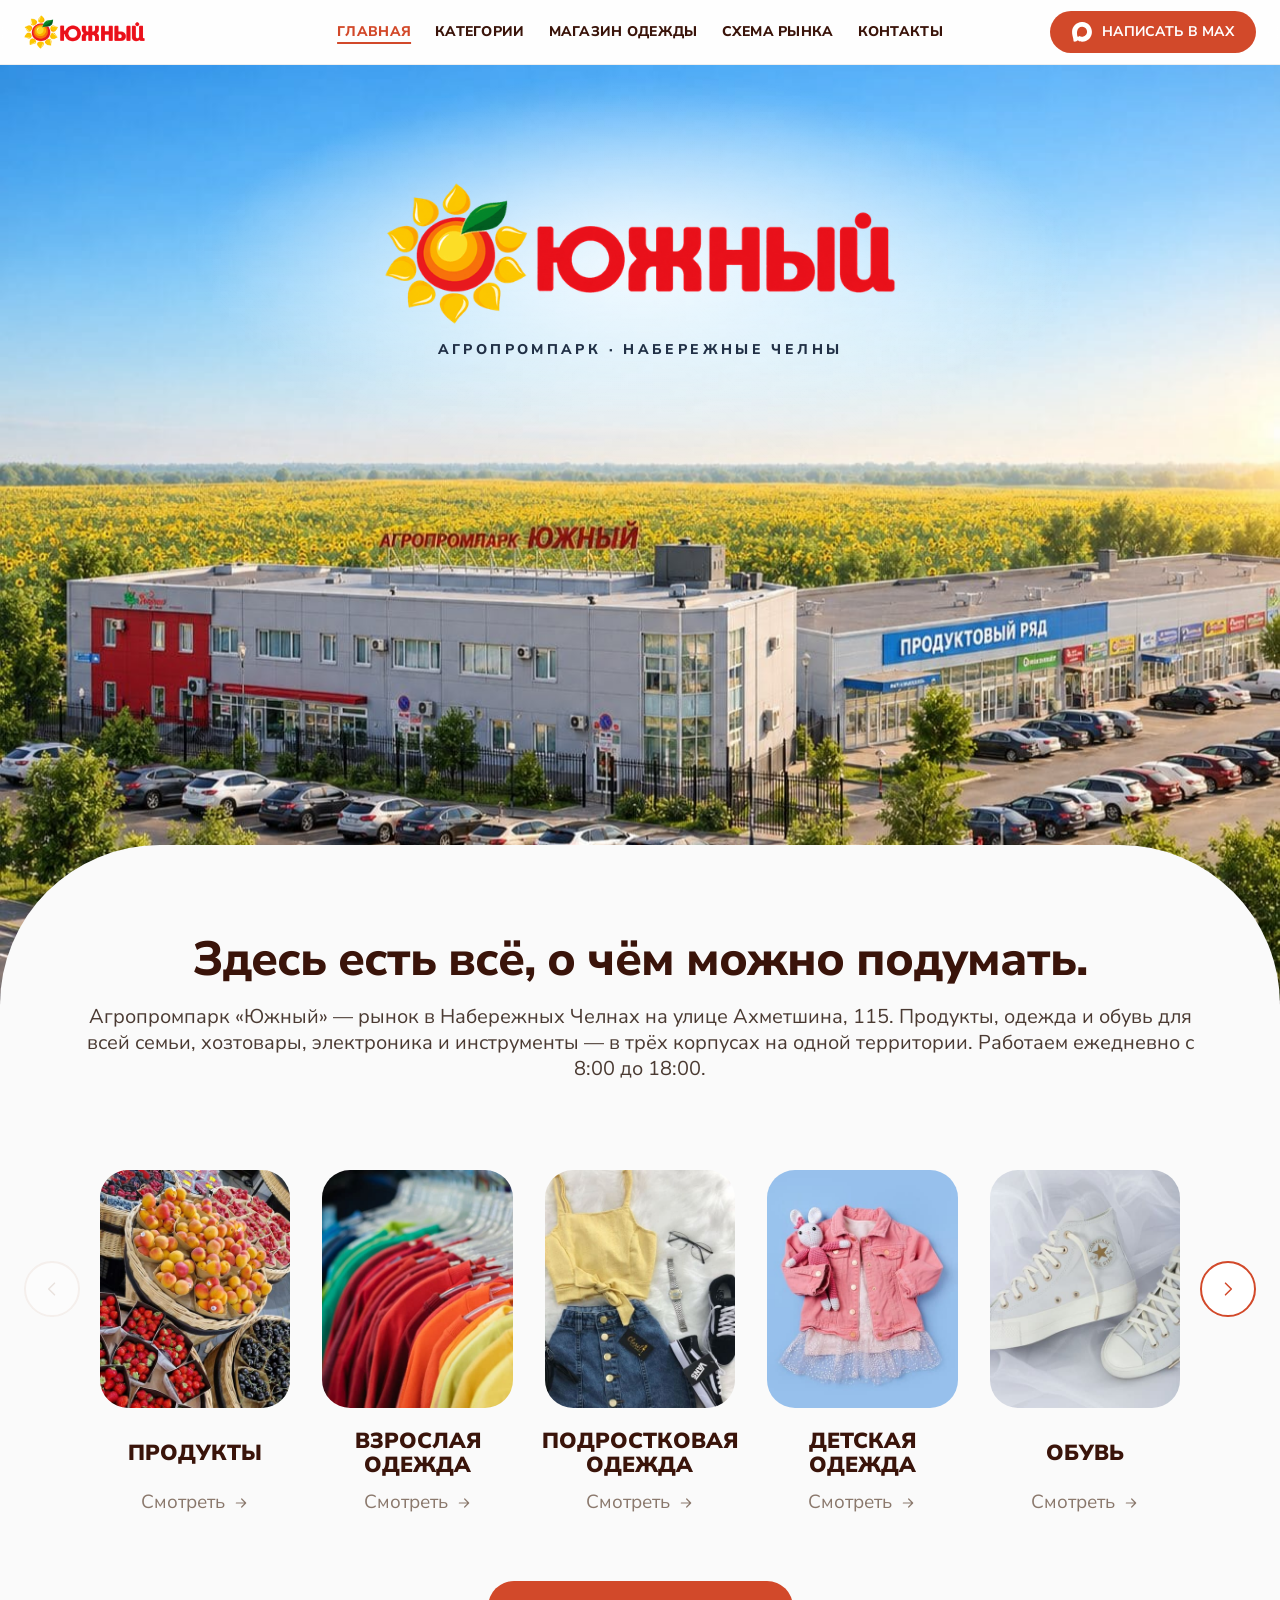
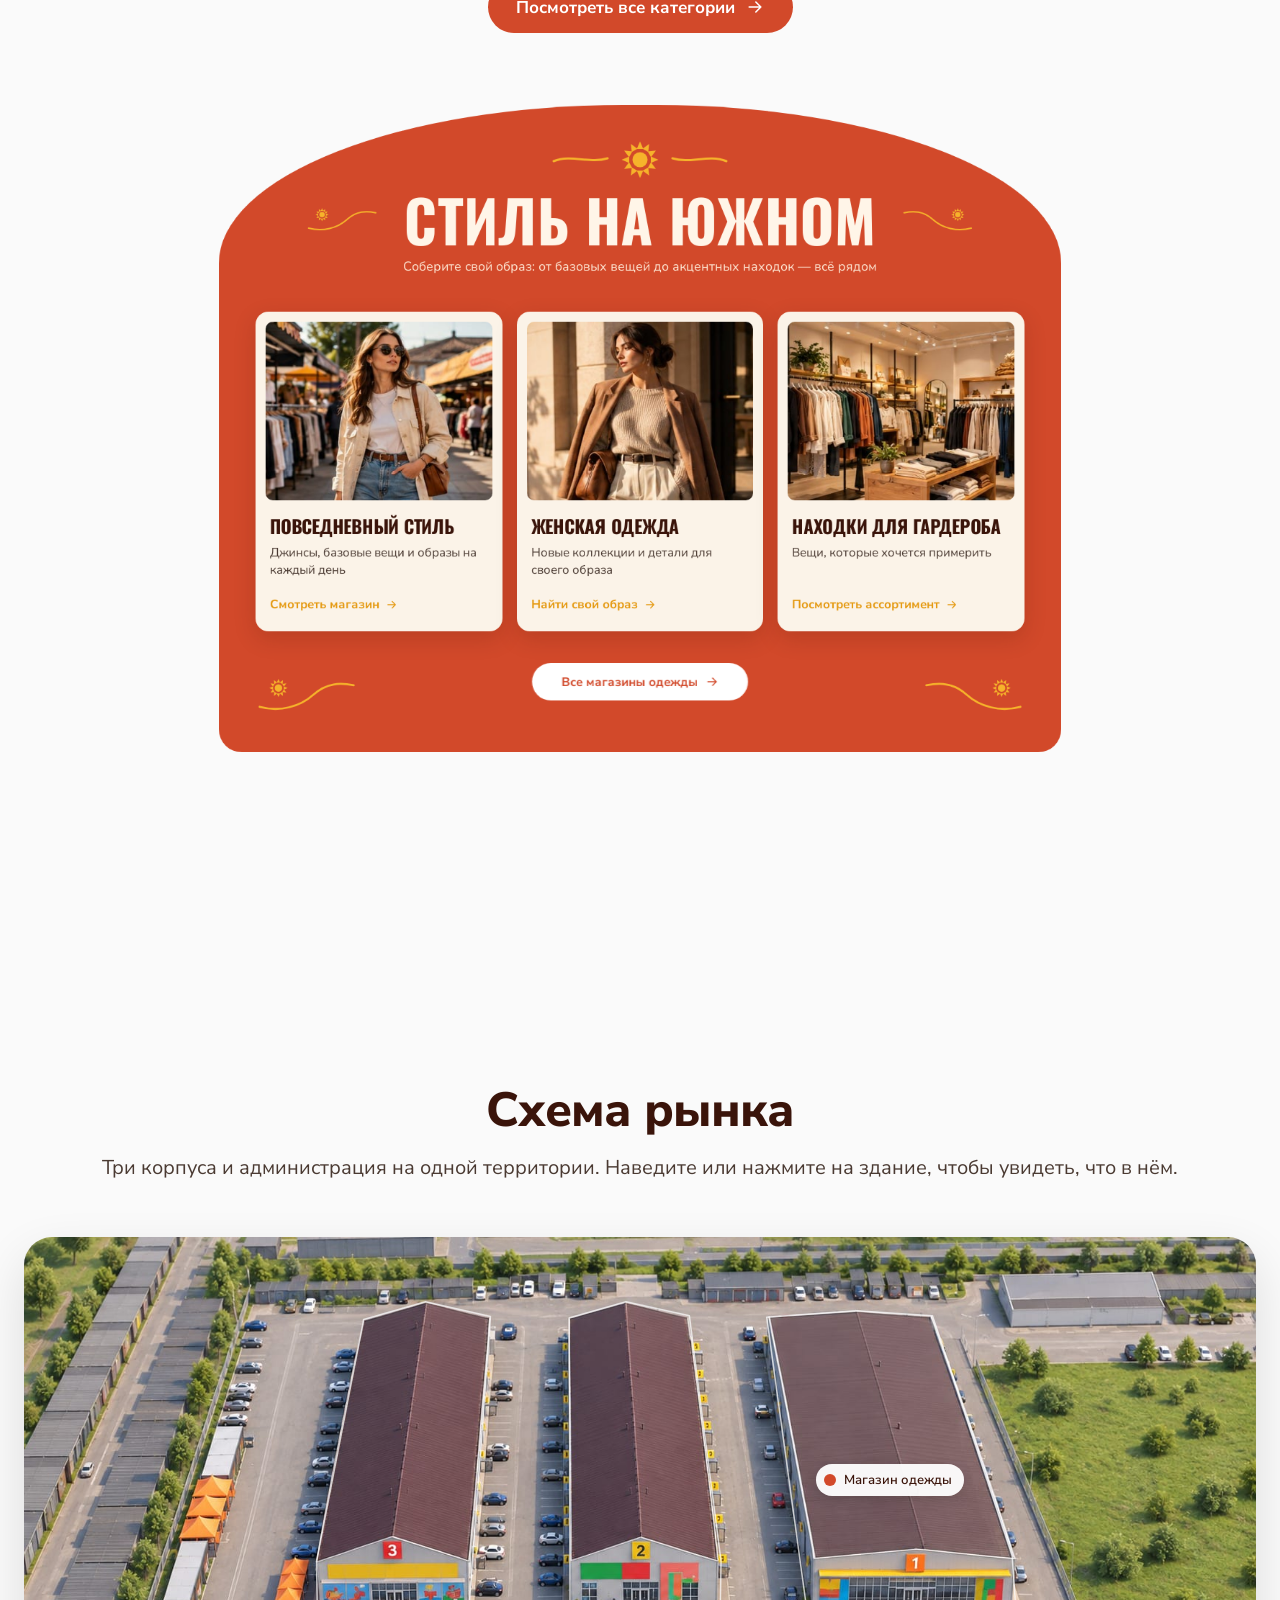
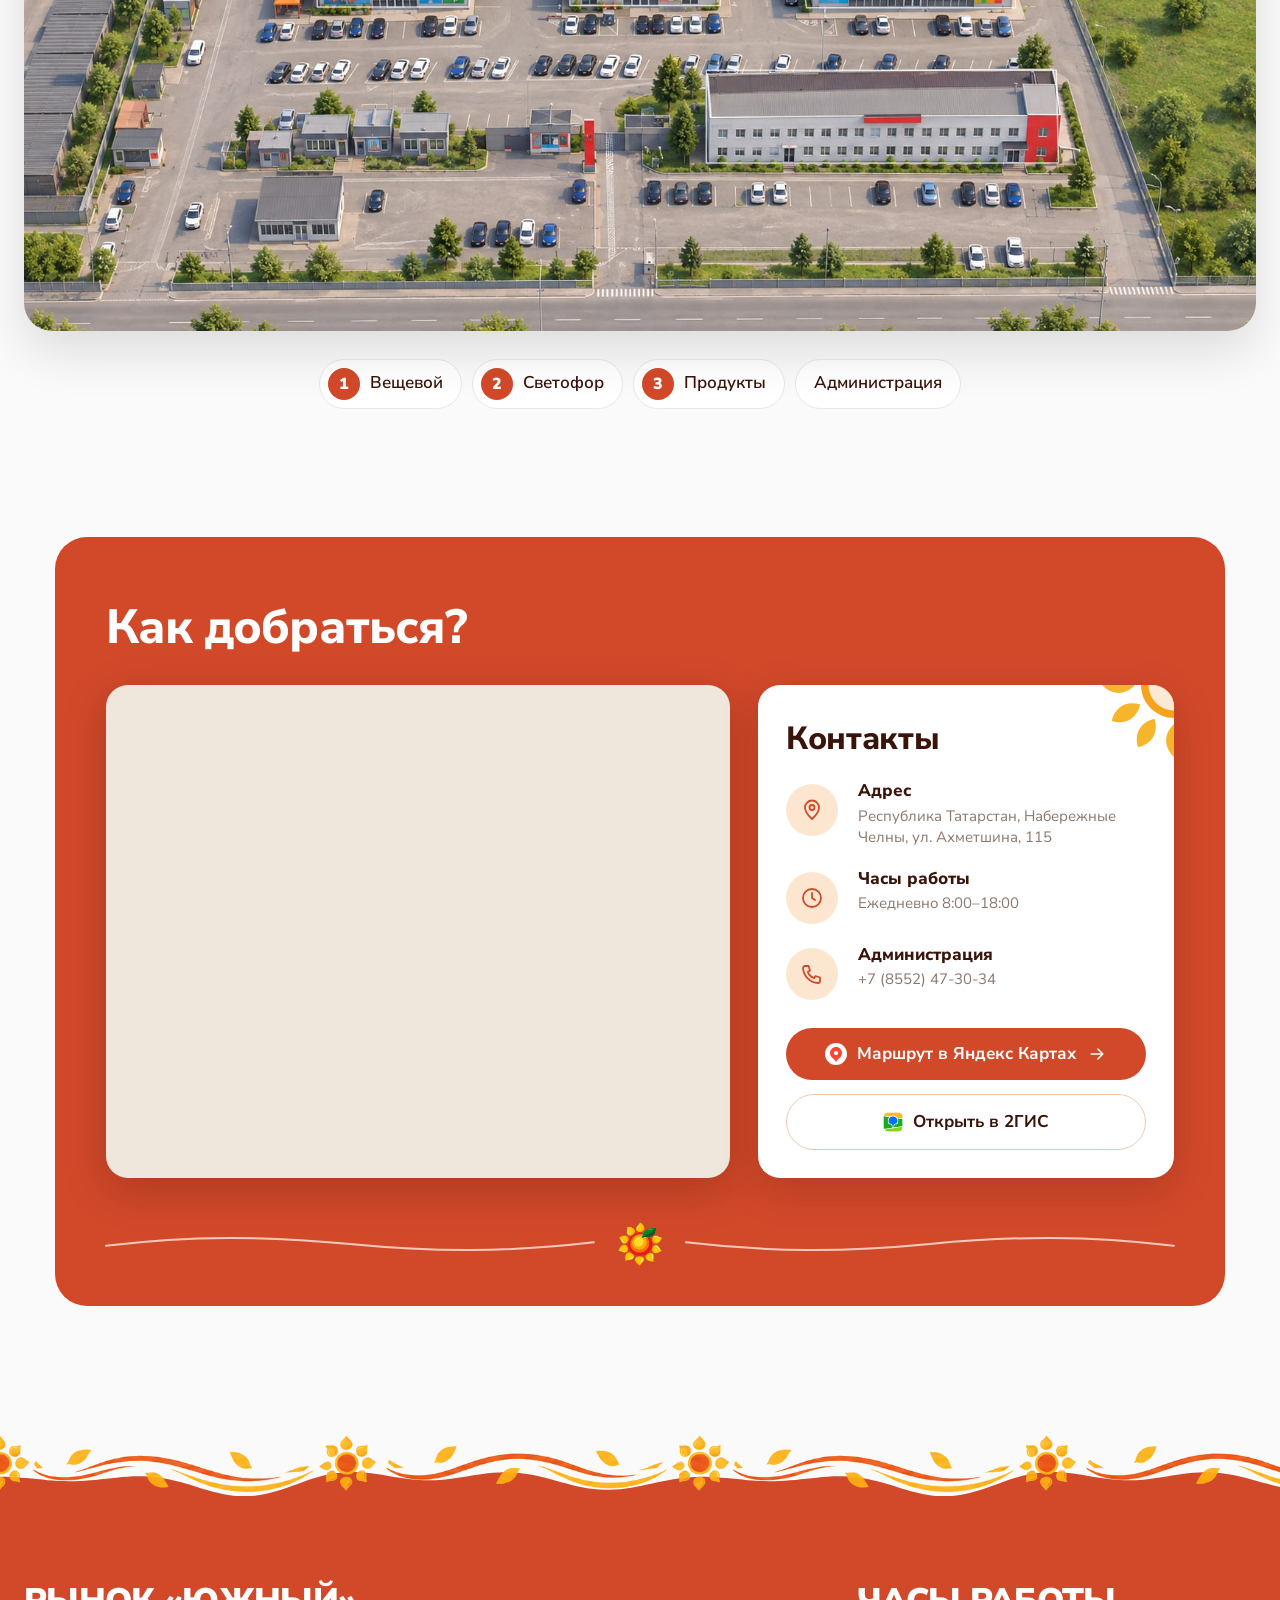
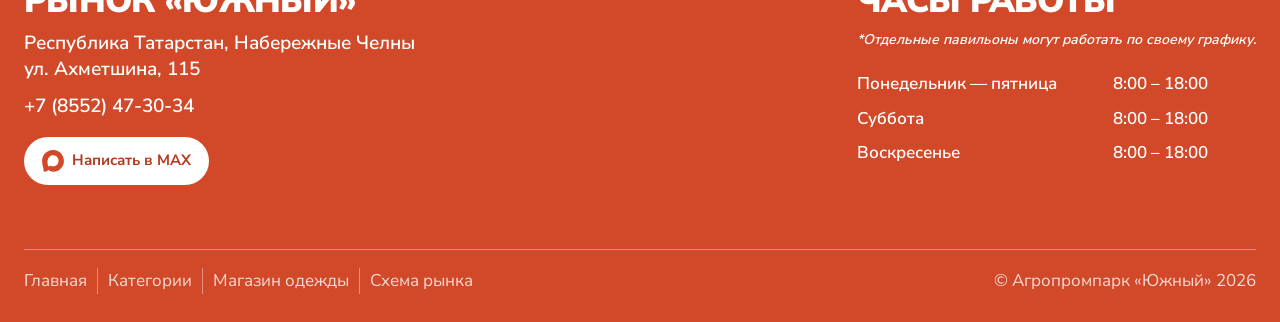
<file: index.html>
<!doctype html>
<html lang="ru" class="no-js">
<head>
  <meta charset="utf-8">
  <meta name="viewport" content="width=device-width, initial-scale=1, viewport-fit=cover">
  <title>Рынок «Южный» в Набережных Челнах — агропромпарк на Ахметшина, 115</title>
  <meta name="description" content="Агропромпарк «Южный» — рынок в Набережных Челнах: продукты, одежда, обувь, хозтовары, электроника, игрушки и комбикорм. ул. Ахметшина, 115. Ежедневно 8:00–18:00.">
  <link rel="canonical" href="https://example.com/">
  <meta name="robots" content="index, follow, max-image-preview:large">
  <meta name="theme-color" content="#FFFFFF">
  <meta name="format-detection" content="telephone=no">

  <!-- Гео: город и координаты рынка -->
  <meta name="geo.region" content="RU-TA">
  <meta name="geo.placename" content="Набережные Челны">
  <meta name="geo.position" content="55.721179;52.408211">
  <meta name="ICBM" content="55.721179, 52.408211">

  <!-- Превью ссылки в мессенджерах и соцсетях -->
  <meta property="og:type" content="website">
  <meta property="og:locale" content="ru_RU">
  <meta property="og:site_name" content="Рынок «Южный»">
  <meta property="og:title" content="Рынок «Южный» в Набережных Челнах — агропромпарк на Ахметшина, 115">
  <meta property="og:description" content="Агропромпарк «Южный» — рынок в Набережных Челнах: продукты, одежда, обувь, хозтовары, электроника, игрушки и комбикорм. ул. Ахметшина, 115. Ежедневно 8:00–18:00.">
  <meta property="og:url" content="https://example.com/">
  <meta property="og:image" content="https://example.com/assets/img/og-image.jpg">
  <meta property="og:image:width" content="1200">
  <meta property="og:image:height" content="630">
  <meta property="og:image:alt" content="Агропромпарк «Южный» в Набережных Челнах">
  <meta name="twitter:card" content="summary_large_image">

  <!-- Подтверждение прав в Яндекс Вебмастере и Google Search Console:
       вставьте свои коды вместо XXXX и раскомментируйте строки -->
  <!-- <meta name="yandex-verification" content="XXXX"> -->
  <!-- <meta name="google-site-verification" content="XXXX"> -->

  <link rel="icon" href="favicon.ico" sizes="any">
  <link rel="icon" type="image/png" sizes="32x32" href="assets/img/icons/favicon-32.png">
  <link rel="apple-touch-icon" href="apple-touch-icon.png">
  <link rel="manifest" href="site.webmanifest">

  <link rel="preload" href="assets/fonts/nunito-sans-cyrillic.woff2" as="font" type="font/woff2" crossorigin>
  <link rel="preload" as="image" href="assets/img/hero.jpg" imagesrcset="assets/img/hero-800.jpg 800w, assets/img/hero.jpg 1254w" imagesizes="100vw" fetchpriority="high">
  <link rel="stylesheet" href="assets/css/fonts.css">
  <link rel="stylesheet" href="assets/css/style.css">
  <link rel="stylesheet" href="assets/css/mh.css">

  <script type="application/ld+json">
  {
    "@context": "https://schema.org",
    "@graph": [
      {
        "@type": "ShoppingCenter",
        "@id": "https://example.com/#market",
        "name": "Рынок «Южный»",
        "alternateName": [
          "Агропромпарк «Южный»",
          "Агропромпарк Южный",
          "Рынок Южный"
        ],
        "description": "Рынок в Набережных Челнах: продукты, одежда, обувь, хозтовары, электроника, инструменты, игрушки, комбикорм.",
        "url": "https://example.com/",
        "logo": "https://example.com/assets/img/logo.png",
        "image": [
          "https://example.com/assets/img/og-image.jpg",
          "https://example.com/assets/img/hero.jpg"
        ],
        "telephone": "+7 8552 47-30-34",
        "address": {
          "@type": "PostalAddress",
          "streetAddress": "ул. Ахметшина, 115",
          "addressLocality": "Набережные Челны",
          "addressRegion": "Республика Татарстан",
          "addressCountry": "RU"
        },
        "geo": {
          "@type": "GeoCoordinates",
          "latitude": 55.721179,
          "longitude": 52.408211
        },
        "openingHoursSpecification": [
          {
            "@type": "OpeningHoursSpecification",
            "dayOfWeek": [
              "Monday",
              "Tuesday",
              "Wednesday",
              "Thursday",
              "Friday",
              "Saturday",
              "Sunday"
            ],
            "opens": "08:00",
            "closes": "18:00"
          }
        ],
        "hasMap": "https://yandex.ru/maps/?pt=52.408211,55.721179&z=17&l=map",
        "areaServed": {
          "@type": "City",
          "name": "Набережные Челны"
        },
        "sameAs": [
          "https://2gis.ru/nabchelny/firm/4081915443560633"
        ]
      },
      {
        "@type": "WebSite",
        "@id": "https://example.com/#website",
        "url": "https://example.com/",
        "name": "Рынок «Южный»",
        "inLanguage": "ru-RU",
        "publisher": {
          "@id": "https://example.com/#market"
        }
      }
    ]
  }
  </script>
</head>
<body data-page="index">

<svg width="0" height="0" style="position:absolute" aria-hidden="true">
  <symbol id="i-pin" viewBox="0 0 24 24"><path d="M12 21s-7-6.2-7-11.5A7 7 0 0 1 19 9.5C19 14.8 12 21 12 21Z"/><circle cx="12" cy="9.5" r="2.5"/></symbol>
  <symbol id="i-clock" viewBox="0 0 24 24"><circle cx="12" cy="12" r="9"/><path d="M12 7v5l3 2"/></symbol>
  <symbol id="i-phone" viewBox="0 0 24 24"><path d="M5 4h3.5l1.5 4.5-2.2 1.4a11 11 0 0 0 6.3 6.3l1.4-2.2L20 15.5V19a2 2 0 0 1-2 2A16 16 0 0 1 3 6a2 2 0 0 1 2-2Z"/></symbol>
  <symbol id="i-menu" viewBox="0 0 24 24"><path d="M4 7h16M4 12h16M4 17h16"/></symbol>
  <symbol id="i-close" viewBox="0 0 24 24"><path d="M6 6l12 12M18 6 6 18"/></symbol>
  <symbol id="i-hanger" viewBox="0 0 24 24"><path d="M12 7.5a2 2 0 1 1 2-2c0 1.2-2 1.6-2 3.2v.3M12 9l-8.4 6.3a1.5 1.5 0 0 0 .9 2.7h15a1.5 1.5 0 0 0 .9-2.7L12 9Z"/></symbol>
  <symbol id="i-max" viewBox="115 120 770 770"><path fill-rule="evenodd" d="M508.211 878.328c-75.007 0-109.864-10.95-170.453-54.75-38.325 49.275-159.686 87.783-164.979 21.9 0-49.456-10.95-91.248-23.36-136.873-14.782-56.21-31.572-118.807-31.572-209.508 0-216.626 177.754-379.597 388.357-379.597 210.785 0 375.947 171.001 375.947 381.604.707 207.346-166.595 376.118-373.94 377.224m3.103-571.585c-102.564-5.292-182.499 65.7-200.201 177.024-14.6 92.162 11.315 204.398 33.397 210.238 10.585 2.555 37.23-18.98 53.837-35.587a189.8 189.8 0 0 0 92.71 33.032c106.273 5.112 197.08-75.794 204.215-181.95 4.154-106.382-77.67-196.486-183.958-202.574Z"/></symbol>
  <symbol id="i-arrow" viewBox="0 0 24 24"><path d="M5 12h14M13 6l6 6-6 6"/></symbol>
  <symbol id="i-route" viewBox="0 0 24 24"><circle cx="6" cy="18" r="2.5"/><circle cx="18" cy="6" r="2.5"/><path d="M8.5 18H15a3 3 0 0 0 0-6H9a3 3 0 0 1 0-6h6.5"/></symbol>
  <symbol id="i-chev-l" viewBox="0 0 24 24"><path d="M15 5l-7 7 7 7"/></symbol>
  <symbol id="i-chev-r" viewBox="0 0 24 24"><path d="M9 5l7 7-7 7"/></symbol>
  <symbol id="i-chev-d" viewBox="0 0 24 24"><path d="M5 9l7 7 7-7"/></symbol>
  <symbol id="i-tape" viewBox="0 0 24 24"><path d="M3 9a6 4 0 0 1 12 0v6H9a6 4 0 0 1-6-4V9Z"/><ellipse cx="9" cy="9" rx="2.5" ry="1.5"/><path d="M15 12h6v3h-6M18 12v1.5"/></symbol>
  <symbol id="i-calendar" viewBox="0 0 24 24"><rect x="3.5" y="5" width="17" height="15" rx="3"/><path d="M3.5 10h17M8 3v4M16 3v4M9.5 15l2 2 3.5-3.5"/></symbol>
  <!-- Орнамент «солнце + волна» для блока «Стиль на Южном» -->
  <symbol id="d-sun-s" viewBox="-20 -20 40 40"><g fill="currentColor"><circle r="7"/><g id="d-ray"><path d="M0-17 3-10h-6Z"/></g><use href="#d-ray" transform="rotate(30)"/><use href="#d-ray" transform="rotate(60)"/><use href="#d-ray" transform="rotate(90)"/><use href="#d-ray" transform="rotate(120)"/><use href="#d-ray" transform="rotate(150)"/><use href="#d-ray" transform="rotate(180)"/><use href="#d-ray" transform="rotate(210)"/><use href="#d-ray" transform="rotate(240)"/><use href="#d-ray" transform="rotate(270)"/><use href="#d-ray" transform="rotate(300)"/><use href="#d-ray" transform="rotate(330)"/></g></symbol>
<symbol id="d-cz-sun" viewBox="-100 -100 200 200"><circle r="44" fill="#F7A21B"/><circle r="34" fill="#FBEAD3"/><path id="cz-p" d="M0-96c13 12 15 30 0 44-15-14-13-32 0-44Z" fill="#F7B52B"/><use href="#cz-p" transform="rotate(30)"/><use href="#cz-p" transform="rotate(60)"/><use href="#cz-p" transform="rotate(90)"/><use href="#cz-p" transform="rotate(120)"/><use href="#cz-p" transform="rotate(150)"/><use href="#cz-p" transform="rotate(180)"/><use href="#cz-p" transform="rotate(210)"/><use href="#cz-p" transform="rotate(240)"/><use href="#cz-p" transform="rotate(270)"/><use href="#cz-p" transform="rotate(300)"/><use href="#cz-p" transform="rotate(330)"/></symbol>
  <symbol id="d-orn-top" viewBox="0 0 260 80"><g fill="none" stroke="currentColor" stroke-width="3" stroke-linecap="round"><path d="M10 42c25-10 50 4 75-4"/><path d="M175 38c25 8 50-6 75 4"/></g><use href="#d-sun-s" x="100" y="10" width="60" height="60"/></symbol>
  <symbol id="d-orn-side" viewBox="0 0 160 60"><path d="M10 48c30 8 60 0 80-18s40-18 60-14" fill="none" stroke="currentColor" stroke-width="3" stroke-linecap="round"/><use href="#d-sun-s" x="22" y="4" width="32" height="32"/></symbol>
</svg>
<!-- Шапка как у Markthal: белая полоса, логотип на плашке свисает вниз, меню капсом, одна оранжевая кнопка -->
<header class="mh-header">
  <div class="mh-bar">
    <a class="mh-logo" href="./" aria-label="Рынок «Южный» — на главную"><img src="assets/img/logo-400.png" alt="Южный" width="400" height="112"></a>
    <nav class="mh-nav" aria-label="Основное меню">
      <a href="./" data-page="index">Главная</a>
      <a href="kategorii.html" data-page="kategorii">Категории</a>
      <a href="magazin.html" data-page="magazin">Магазин одежды</a>
      <a href="./#shema">Схема рынка</a>
      <a href="#kontakty">Контакты</a>
    </nav>
    <a class="mh-btn mh-btn-orange mh-header-cta" data-max href="#"><svg class="i i-fill i-max" aria-hidden="true"><use href="#i-max"/></svg>Написать в MAX</a>
    <button class="burger" type="button" aria-label="Открыть меню" aria-expanded="false" aria-controls="menu"><svg class="i"><use href="#i-menu"/></svg></button>
  </div>
</header>

<div class="menu" id="menu" aria-hidden="true" inert>
  <div class="menu-panel">
    <div class="menu-top">
      <a class="logo" href="./"><img src="assets/img/logo-400.png" alt="Южный" width="400" height="112"></a>
      <button class="burger" style="display:grid" type="button" data-close aria-label="Закрыть меню"><svg class="i"><use href="#i-close"/></svg></button>
    </div>
    <nav aria-label="Меню">
      <a href="./" data-page="index">Главная</a>
      <a href="kategorii.html" data-page="kategorii">Категории</a>
      <a href="magazin.html" data-page="magazin">Магазин одежды</a>
      <a href="./#shema">Схема рынка</a>
      <a href="#kontakty">Контакты</a>
    </nav>
    <a class="mh-btn mh-btn-orange" data-max href="#"><svg class="i i-fill i-max" aria-hidden="true"><use href="#i-max"/></svg>Написать в MAX</a>
  </div>
</div>
<main>
  <!-- Хиро 800px, как у Markthal -->
  <section class="mh-hero">
    <h1 class="sr-only">Рынок «Южный» в Набережных Челнах — агропромпарк на улице Ахметшина, 115</h1>
    <img src="assets/img/hero.jpg" srcset="assets/img/hero-800.jpg 800w, assets/img/hero.jpg 1254w" sizes="100vw" alt="Агропромпарк «Южный»: здания рынка, парковка и поле подсолнухов" width="1254" height="1254" fetchpriority="high">
    <div class="mh-hero-content">
      <img class="mh-hero-logo" src="assets/img/logo.png" srcset="assets/img/logo-640.png 640w, assets/img/logo.png 1200w" sizes="(max-width: 760px) 90vw, 580px" alt="Рынок «Южный»" width="1200" height="335">
      <p class="mh-hero-caption">Агропромпарк · Набережные Челны</p>
    </div>
  </section>

  <!-- Белый лист с закруглёнными краями наезжает на фото -->
  <div class="mh-sheet">
    <section class="mh-intro">
      <h2 class="mh-title">Здесь есть всё, о чём можно подумать.</h2>
      <p class="mh-lead">Агропромпарк «Южный» — рынок в Набережных Челнах на улице Ахметшина, 115. Продукты, одежда и обувь для всей семьи, хозтовары, электроника и инструменты — в трёх корпусах на одной территории. Работаем ежедневно с 8:00 до 18:00.</p>
    </section>

    <!-- Категории: 5 в ряд, на телефоне — карусель со счётчиком -->
    <section class="mh-cats-wrap">
      <div class="mh-cats-row">
        <button class="mh-round mh-side mh-side-l" type="button" data-mh-prev aria-label="Назад"><svg class="i"><use href="#i-chev-l"/></svg></button>
        <div class="mh-cats" data-mh-carousel>
          <a class="mh-cat" href="kategorii.html"><span class="mh-cat-img"><img src="assets/img/cat/produkty.jpg" srcset="assets/img/cat/sm/produkty.jpg 400w, assets/img/cat/produkty.jpg 800w" sizes="(max-width: 900px) 70vw, 240px" alt="Продукты на рынке «Южный»" loading="lazy"></span><b>Продукты</b><small>Смотреть<svg class="i"><use href="#i-arrow"/></svg></small></a>
          <a class="mh-cat" href="magazin.html"><span class="mh-cat-img"><img src="assets/img/cat/odezhda.jpg" srcset="assets/img/cat/sm/odezhda.jpg 400w, assets/img/cat/odezhda.jpg 800w" sizes="(max-width: 900px) 70vw, 240px" alt="Женская и мужская одежда на рынке «Южный»" loading="lazy"></span><b>Взрослая одежда</b><small>Смотреть<svg class="i"><use href="#i-arrow"/></svg></small></a>
          <a class="mh-cat" href="kategorii.html"><span class="mh-cat-img"><img src="assets/img/cat/podrostkovaya.jpg" srcset="assets/img/cat/sm/podrostkovaya.jpg 400w, assets/img/cat/podrostkovaya.jpg 800w" sizes="(max-width: 900px) 70vw, 240px" alt="Подростковая одежда на рынке «Южный»" loading="lazy"></span><b>Подростковая одежда</b><small>Смотреть<svg class="i"><use href="#i-arrow"/></svg></small></a>
          <a class="mh-cat" href="kategorii.html"><span class="mh-cat-img"><img src="assets/img/cat/detskaya.jpg" srcset="assets/img/cat/sm/detskaya.jpg 400w, assets/img/cat/detskaya.jpg 800w" sizes="(max-width: 900px) 70vw, 240px" alt="Детская одежда на рынке «Южный»" loading="lazy"></span><b>Детская одежда</b><small>Смотреть<svg class="i"><use href="#i-arrow"/></svg></small></a>
          <a class="mh-cat" href="kategorii.html"><span class="mh-cat-img"><img src="assets/img/cat/obuv.jpg" srcset="assets/img/cat/sm/obuv.jpg 400w, assets/img/cat/obuv.jpg 800w" sizes="(max-width: 900px) 70vw, 240px" alt="Обувь на рынке «Южный»" loading="lazy"></span><b>Обувь</b><small>Смотреть<svg class="i"><use href="#i-arrow"/></svg></small></a>
          <a class="mh-cat" href="kategorii.html"><span class="mh-cat-img"><img src="assets/img/cat/tyuli.jpg" srcset="assets/img/cat/sm/tyuli.jpg 400w, assets/img/cat/tyuli.jpg 800w" sizes="(max-width: 900px) 70vw, 240px" alt="Тюли и шторы на рынке «Южный»" loading="lazy"></span><b>Тюли и шторы</b><small>Смотреть<svg class="i"><use href="#i-arrow"/></svg></small></a>
          <a class="mh-cat" href="kategorii.html"><span class="mh-cat-img"><img src="assets/img/cat/hoztovary.jpg" srcset="assets/img/cat/sm/hoztovary.jpg 400w, assets/img/cat/hoztovary.jpg 800w" sizes="(max-width: 900px) 70vw, 240px" alt="Хозтовары и бытовая химия на рынке «Южный»" loading="lazy"></span><b>Хозтовары и бытовая химия</b><small>Смотреть<svg class="i"><use href="#i-arrow"/></svg></small></a>
          <a class="mh-cat" href="kategorii.html"><span class="mh-cat-img"><img src="assets/img/cat/elektro.jpg" srcset="assets/img/cat/sm/elektro.jpg 400w, assets/img/cat/elektro.jpg 800w" sizes="(max-width: 900px) 70vw, 240px" alt="Электроника на рынке «Южный»" loading="lazy"></span><b>Электроника</b><small>Смотреть<svg class="i"><use href="#i-arrow"/></svg></small></a>
          <a class="mh-cat" href="kategorii.html"><span class="mh-cat-img"><img src="assets/img/cat/instrumenty.jpg" srcset="assets/img/cat/sm/instrumenty.jpg 400w, assets/img/cat/instrumenty.jpg 800w" sizes="(max-width: 900px) 70vw, 240px" alt="Инструменты на рынке «Южный»" loading="lazy"></span><b>Инструменты</b><small>Смотреть<svg class="i"><use href="#i-arrow"/></svg></small></a>
          <a class="mh-cat" href="kategorii.html"><span class="mh-cat-img"><img src="assets/img/cat/voentorg.jpg" srcset="assets/img/cat/sm/voentorg.jpg 400w, assets/img/cat/voentorg.jpg 800w" sizes="(max-width: 900px) 70vw, 240px" alt="Военторг на рынке «Южный»" loading="lazy"></span><b>Военторг</b><small>Смотреть<svg class="i"><use href="#i-arrow"/></svg></small></a>
          <a class="mh-cat" href="kategorii.html"><span class="mh-cat-img"><img src="assets/img/cat/turetskoe.jpg" srcset="assets/img/cat/sm/turetskoe.jpg 400w, assets/img/cat/turetskoe.jpg 800w" sizes="(max-width: 900px) 70vw, 240px" alt="Турецкая бытовая химия на рынке «Южный»" loading="lazy"></span><b>Турецкая бытовая химия</b><small>Смотреть<svg class="i"><use href="#i-arrow"/></svg></small></a>
          <a class="mh-cat" href="kategorii.html"><span class="mh-cat-img"><img src="assets/img/cat/igrushki.jpg" srcset="assets/img/cat/sm/igrushki.jpg 400w, assets/img/cat/igrushki.jpg 800w" sizes="(max-width: 900px) 70vw, 240px" alt="Игрушки на рынке «Южный»" loading="lazy"></span><b>Игрушки</b><small>Смотреть<svg class="i"><use href="#i-arrow"/></svg></small></a>
          <a class="mh-cat" href="kategorii.html"><span class="mh-cat-img"><img src="assets/img/cat/kombikorm.jpg" srcset="assets/img/cat/sm/kombikorm.jpg 400w, assets/img/cat/kombikorm.jpg 800w" sizes="(max-width: 900px) 70vw, 240px" alt="Комбикорм для птицы и животных на рынке «Южный»" loading="lazy"></span><b>Комбикорм</b><small>Смотреть<svg class="i"><use href="#i-arrow"/></svg></small></a>
        </div>
        <button class="mh-round mh-side mh-side-r mh-round-on" type="button" data-mh-next aria-label="Вперёд"><svg class="i"><use href="#i-chev-r"/></svg></button>
      </div>
      <div class="mh-pager">
        <button class="mh-round" type="button" data-mh-prev aria-label="Назад"><svg class="i"><use href="#i-chev-l"/></svg></button>
        <span class="mh-count"><b data-mh-now>01</b><i></i><span data-mh-total>13</span></span>
        <button class="mh-round mh-round-on" type="button" data-mh-next aria-label="Вперёд"><svg class="i"><use href="#i-chev-r"/></svg></button>
      </div>
      <div class="mh-center"><a class="mh-btn mh-btn-orange" href="kategorii.html">Посмотреть все категории<svg class="i"><use href="#i-arrow"/></svg></a></div>
    </section>

    <!-- Магазин одежды в оранжевой арке (как блок Food News) -->
    <section class="mh-arch-wrap">
      <div class="mh-arch st-arch">
        <svg class="st-orn st-orn-top" viewBox="0 0 260 80" aria-hidden="true"><use href="#d-orn-top"/></svg>
        <svg class="st-orn st-bl" viewBox="0 0 160 60" aria-hidden="true"><use href="#d-orn-side"/></svg>
        <svg class="st-orn st-br" viewBox="0 0 160 60" aria-hidden="true"><use href="#d-orn-side"/></svg>
        <div class="st-head">
          <svg class="st-side" viewBox="0 0 160 60" aria-hidden="true"><use href="#d-orn-side"/></svg>
          <h2 class="st-title">Стиль на Южном</h2>
          <svg class="st-side st-flip" viewBox="0 0 160 60" aria-hidden="true"><use href="#d-orn-side"/></svg>
        </div>
        <p class="st-sub">Соберите свой образ: от базовых вещей до акцентных находок — всё рядом</p>
        <div class="st-cards">
          <a class="st-card" href="magazin.html">
            <img src="assets/img/style-1.jpg" alt="Девушка в джинсах и светлой куртке на рынке" loading="lazy">
            <h3>Повседневный стиль</h3>
            <p>Джинсы, базовые вещи и образы на каждый день</p>
            <span>Смотреть магазин<svg class="i"><use href="#i-arrow"/></svg></span>
          </a>
          <a class="st-card" href="magazin.html">
            <img src="assets/img/style-2.jpg" alt="Девушка в бежевом свитере и пальто" loading="lazy">
            <h3>Женская одежда</h3>
            <p>Новые коллекции и детали для своего образа</p>
            <span>Найти свой образ<svg class="i"><use href="#i-arrow"/></svg></span>
          </a>
          <a class="st-card" href="magazin.html">
            <img src="assets/img/style-3.jpg" alt="Вешалки с одеждой в магазине" loading="lazy">
            <h3>Находки для гардероба</h3>
            <p>Вещи, которые хочется примерить</p>
            <span>Посмотреть ассортимент<svg class="i"><use href="#i-arrow"/></svg></span>
          </a>
        </div>
        <div class="mh-center"><a class="mh-btn mh-btn-white" href="magazin.html">Все магазины одежды<svg class="i"><use href="#i-arrow"/></svg></a></div>
      </div>
    </section>

    <!-- Схема рынка -->
    <section class="mh-scheme" id="shema">
      <h2 class="mh-title">Схема рынка</h2>
      <p class="mh-lead">Три корпуса и администрация на одной территории. Наведите или нажмите на здание, чтобы увидеть, что в нём.</p>
      <div class="scheme-map" data-scheme>
        <img src="assets/img/scheme-3d.jpg" srcset="assets/img/scheme-3d-900.jpg 900w, assets/img/scheme-3d.jpg 1672w" sizes="(max-width: 1240px) 100vw, 1180px" alt="Схема рынка «Южный» с высоты: корпуса 3, 2 и 1, администрация, парковка и въезд с улицы Ахметшина" width="1672" height="941" loading="lazy">
        <svg class="bld-layer" viewBox="0 0 1672 941" preserveAspectRatio="none" aria-label="Здания рынка — нажмите, чтобы узнать подробнее">
          <g class="bld" data-b="c3" role="button" tabindex="0" aria-label="Корпус 3 — продуктовая галерея"><polygon class="bld-fill" points="461,112 545,88 633,108 604,502 398,502 397,440"/><polygon class="bld-line" points="461,112 545,88 633,108 604,502 398,502 397,440"/></g>
          <g class="bld" data-b="c2" role="button" tabindex="0" aria-label="Корпус 2 — магазин «Светофор»"><polygon class="bld-fill" points="740,110 817,88 903,107 946,440 945,500 741,500"/><polygon class="bld-line" points="740,110 817,88 903,107 946,440 945,500 741,500"/></g>
          <g class="bld" data-b="c1" role="button" tabindex="0" aria-label="Корпус 1 — одежда, обувь, хозтовары"><polygon class="bld-fill" points="1008,109 1130,100 1233,107 1341,432 1346,503 1062,503"/><polygon class="bld-line" points="1008,109 1130,100 1233,107 1341,432 1346,503 1062,503"/></g>
          <g class="bld" data-b="adm" role="button" tabindex="0" aria-label="Администрация рынка"><polygon class="bld-fill" points="926,588 1401,588 1404,714 926,714"/><polygon class="bld-line" points="926,588 1401,588 1404,714 926,714"/></g>
        </svg>
        <span class="bld-tip" data-tip="c3" style="left:30.80%;top:22.85%" aria-hidden="true">Корпус 3 · Продукты</span>
        <span class="bld-tip" data-tip="c2" style="left:50.12%;top:22.85%" aria-hidden="true">Корпус 2 · Светофор</span>
        <span class="bld-tip" data-tip="c1" style="left:70.33%;top:22.85%" aria-hidden="true">Корпус 1 · Вещевой</span>
        <span class="bld-tip" data-tip="adm" style="left:69.68%;top:59.51%" aria-hidden="true">Администрация</span>
        <span class="spot" style="left:70.33%;top:35.07%">Магазин одежды</span>
      </div>
      <div class="scheme-list" role="group" aria-label="Здания">
        <button type="button" data-b="c1"><span class="num">1</span>Вещевой</button>
        <button type="button" data-b="c2"><span class="num">2</span>Светофор</button>
        <button type="button" data-b="c3"><span class="num">3</span>Продукты</button>
        <button type="button" data-b="adm">Администрация</button>
      </div>
    </section>

    <!-- Как добраться: карта Яндекса + карточка контактов -->
    <section class="rt" id="kak-dobratsya">
      <div class="rt-head">
        <div>
          <h2 class="mh-title">Как добраться?</h2>
        </div>
      </div>
      <div class="rt-grid">
        <div class="rt-map">
          <iframe data-src="https://yandex.ru/map-widget/v1/?ll=52.408211%2C55.721179&amp;z=15&amp;pt=52.408211%2C55.721179%2Cpm2rdl" title="Агропромпарк «Южный» на Яндекс Картах" loading="lazy" allowfullscreen></iframe>
        </div>
        <div class="rt-card">
          <svg class="rt-card-sun" aria-hidden="true"><use href="#d-cz-sun"/></svg>
          <h3>Контакты</h3>
          <ul class="rt-list">
            <li><span class="ic"><svg class="i"><use href="#i-pin"/></svg></span><div><b>Адрес</b><span>Республика Татарстан, Набережные Челны, ул.&nbsp;Ахметшина, 115</span></div></li>
            <li><span class="ic"><svg class="i"><use href="#i-clock"/></svg></span><div><b>Часы работы</b><span>Ежедневно 8:00–18:00</span></div></li>
            <li><span class="ic"><svg class="i"><use href="#i-phone"/></svg></span><div><b>Администрация</b><a href="tel:+78552473034">+7 (8552) 47-30-34</a></div></li>
          </ul>
          <a class="mh-btn mh-btn-orange rt-btn" href="https://yandex.ru/maps/?mode=routes&amp;rtt=auto&amp;rtext=~%D0%9D%D0%B0%D0%B1%D0%B5%D1%80%D0%B5%D0%B6%D0%BD%D1%8B%D0%B5%20%D0%A7%D0%B5%D0%BB%D0%BD%D1%8B%2C%20%D1%83%D0%BB%D0%B8%D1%86%D0%B0%20%D0%90%D1%85%D0%BC%D0%B5%D1%82%D1%88%D0%B8%D0%BD%D0%B0%2C%20115" target="_blank" rel="noopener"><img class="brand-ic" src="assets/img/brand/yandex-maps.svg" alt="" width="20" height="20">Маршрут в Яндекс Картах<svg class="i"><use href="#i-arrow"/></svg></a>
          <a class="rt-btn rt-btn-line" href="https://2gis.ru/nabchelny/firm/4081915443560633" target="_blank" rel="noopener"><img class="brand-ic" src="assets/img/brand/2gis.png" alt="" width="20" height="20">Открыть в 2ГИС</a>
        </div>
      </div>
      <div class="rt-divider" aria-hidden="true"><svg viewBox="0 0 400 24" preserveAspectRatio="none"><path d="M0 14C70 2 130 2 200 12S330 22 400 10" fill="none" stroke="currentColor" stroke-width="2" stroke-linecap="round" vector-effect="non-scaling-stroke"/></svg><img src="assets/img/sun.png" alt="" width="56" height="56"><svg class="flip" viewBox="0 0 400 24" preserveAspectRatio="none"><path d="M0 14C70 2 130 2 200 12S330 22 400 10" fill="none" stroke="currentColor" stroke-width="2" stroke-linecap="round" vector-effect="non-scaling-stroke"/></svg></div>
    </section>
  </div>

  <dialog class="sheet" id="building" aria-labelledby="building-title">
    <button class="sheet-close" type="button" data-close-sheet aria-label="Закрыть"><svg class="i"><use href="#i-close"/></svg></button>
    <img data-sc="photo" alt="" loading="lazy">
    <div class="sheet-body">
      <h3 id="building-title" data-sc="title"></h3>
      <p data-sc="text"></p>
      <div class="tags" data-sc="tags"></div>
      <a class="btn btn-primary" href="magazin.html" data-sc="action">Магазин одежды<svg class="i"><use href="#i-arrow"/></svg></a>
    </div>
  </dialog>
</main>
<!-- Футер: раскладка как у Markthal, стиль — жёлтый с рваным краем -->
<footer class="mh-footer" id="kontakty">
  <div class="mh-wave" aria-hidden="true"></div><div class="mh-orn" aria-hidden="true"></div>
  <div class="mh-footer-in">
    <div class="mh-footer-main">
      <div class="mh-footer-brand">
        <div>
          <h2>Рынок «Южный»</h2>
          <p>Республика Татарстан, Набережные Челны<br>ул. Ахметшина, 115</p>
          <p><a href="tel:+78552473034">+7 (8552) 47-30-34</a></p>
          <div class="mh-footer-links">
            <a data-max href="#"><svg class="i i-fill i-max" aria-hidden="true"><use href="#i-max"/></svg>Написать в MAX</a>
          </div>
        </div>
      </div>
      <div class="mh-hours">
        <h2>Часы работы</h2>
        <p class="note">*Отдельные павильоны могут работать по своему графику.</p>
        <table>
          <tr><td>Понедельник — пятница</td><td>8:00 – 18:00</td></tr>
          <tr><td>Суббота</td><td>8:00 – 18:00</td></tr>
          <tr><td>Воскресенье</td><td>8:00 – 18:00</td></tr>
        </table>
      </div>
    </div>
    <div class="mh-footer-bottom">
      <nav aria-label="Меню в подвале"><a href="./">Главная</a><a href="kategorii.html">Категории</a><a href="magazin.html">Магазин одежды</a><a href="./#shema">Схема рынка</a></nav>
      <span>© Агропромпарк «Южный» 2026</span>
    </div>
  </div>
</footer>

<script src="assets/js/app.js" defer></script>
<script src="assets/js/mh.js" defer></script>
</body>
</html>
</file>
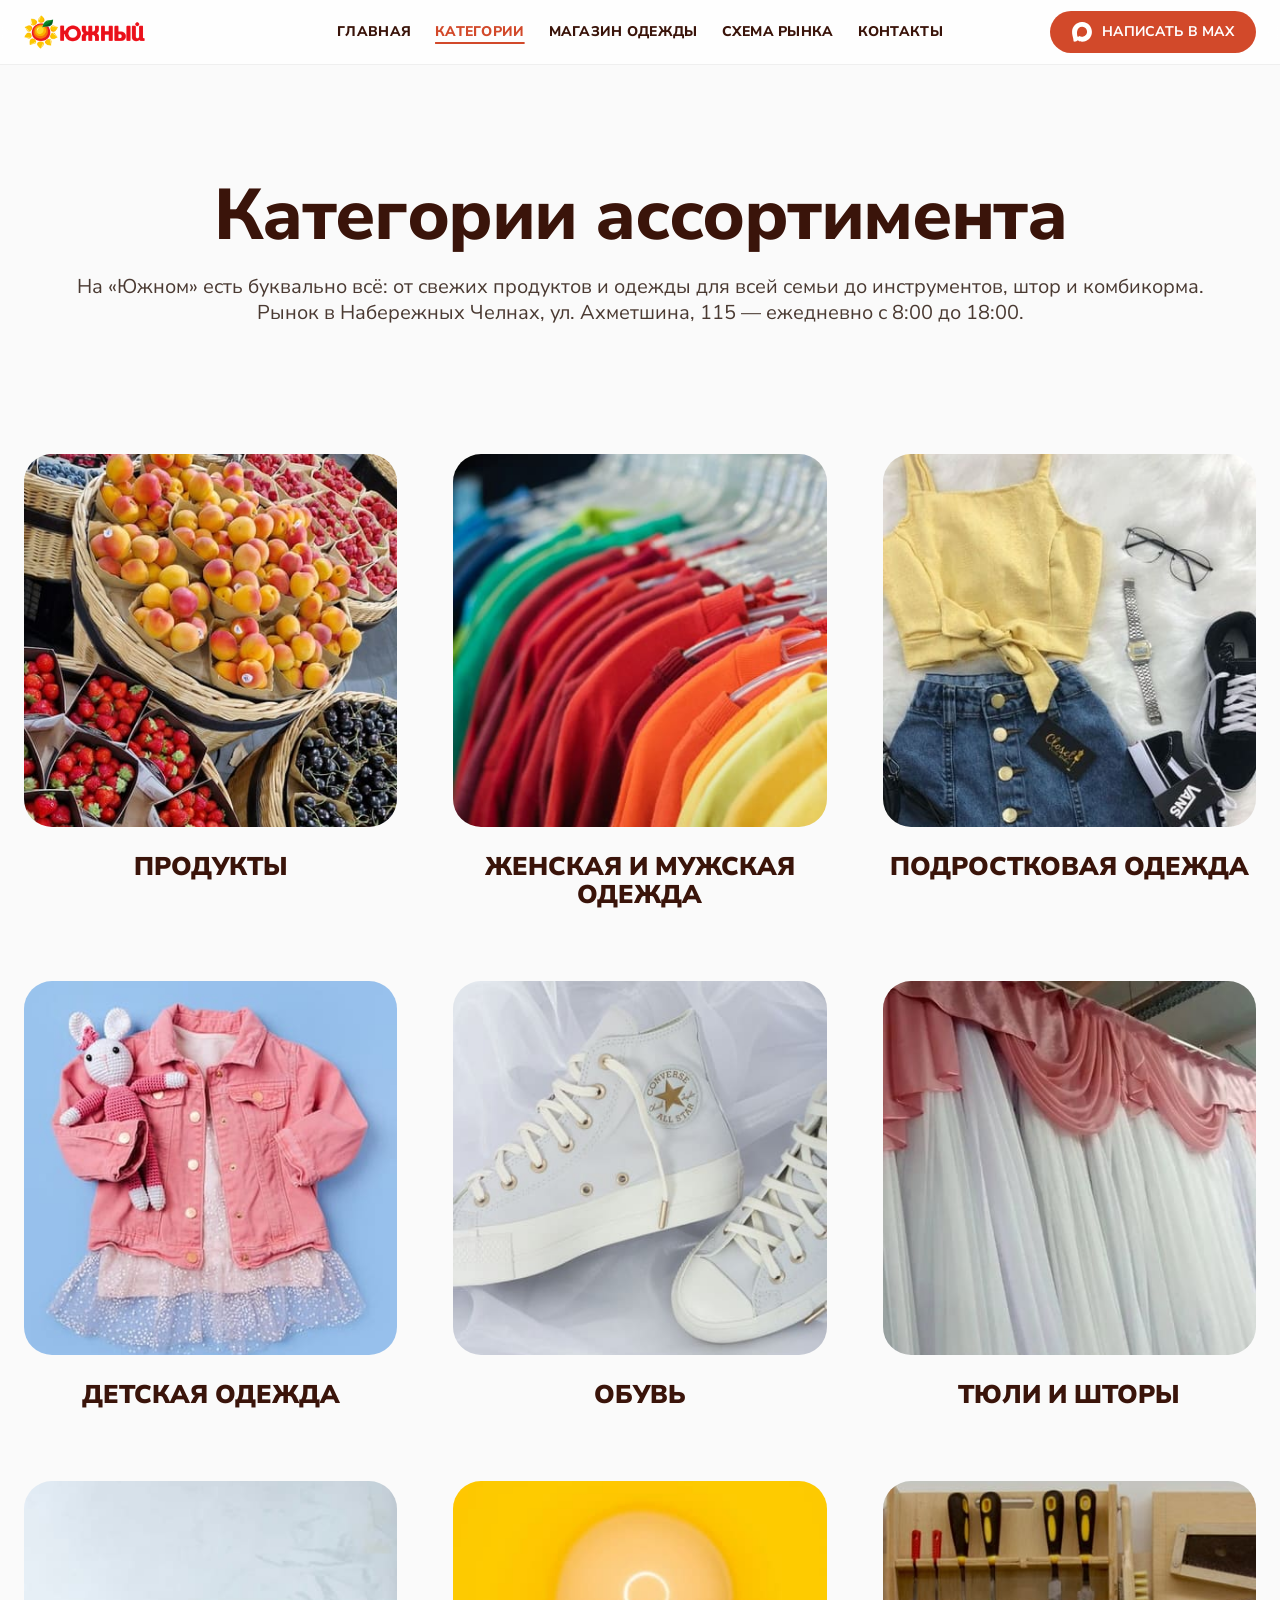
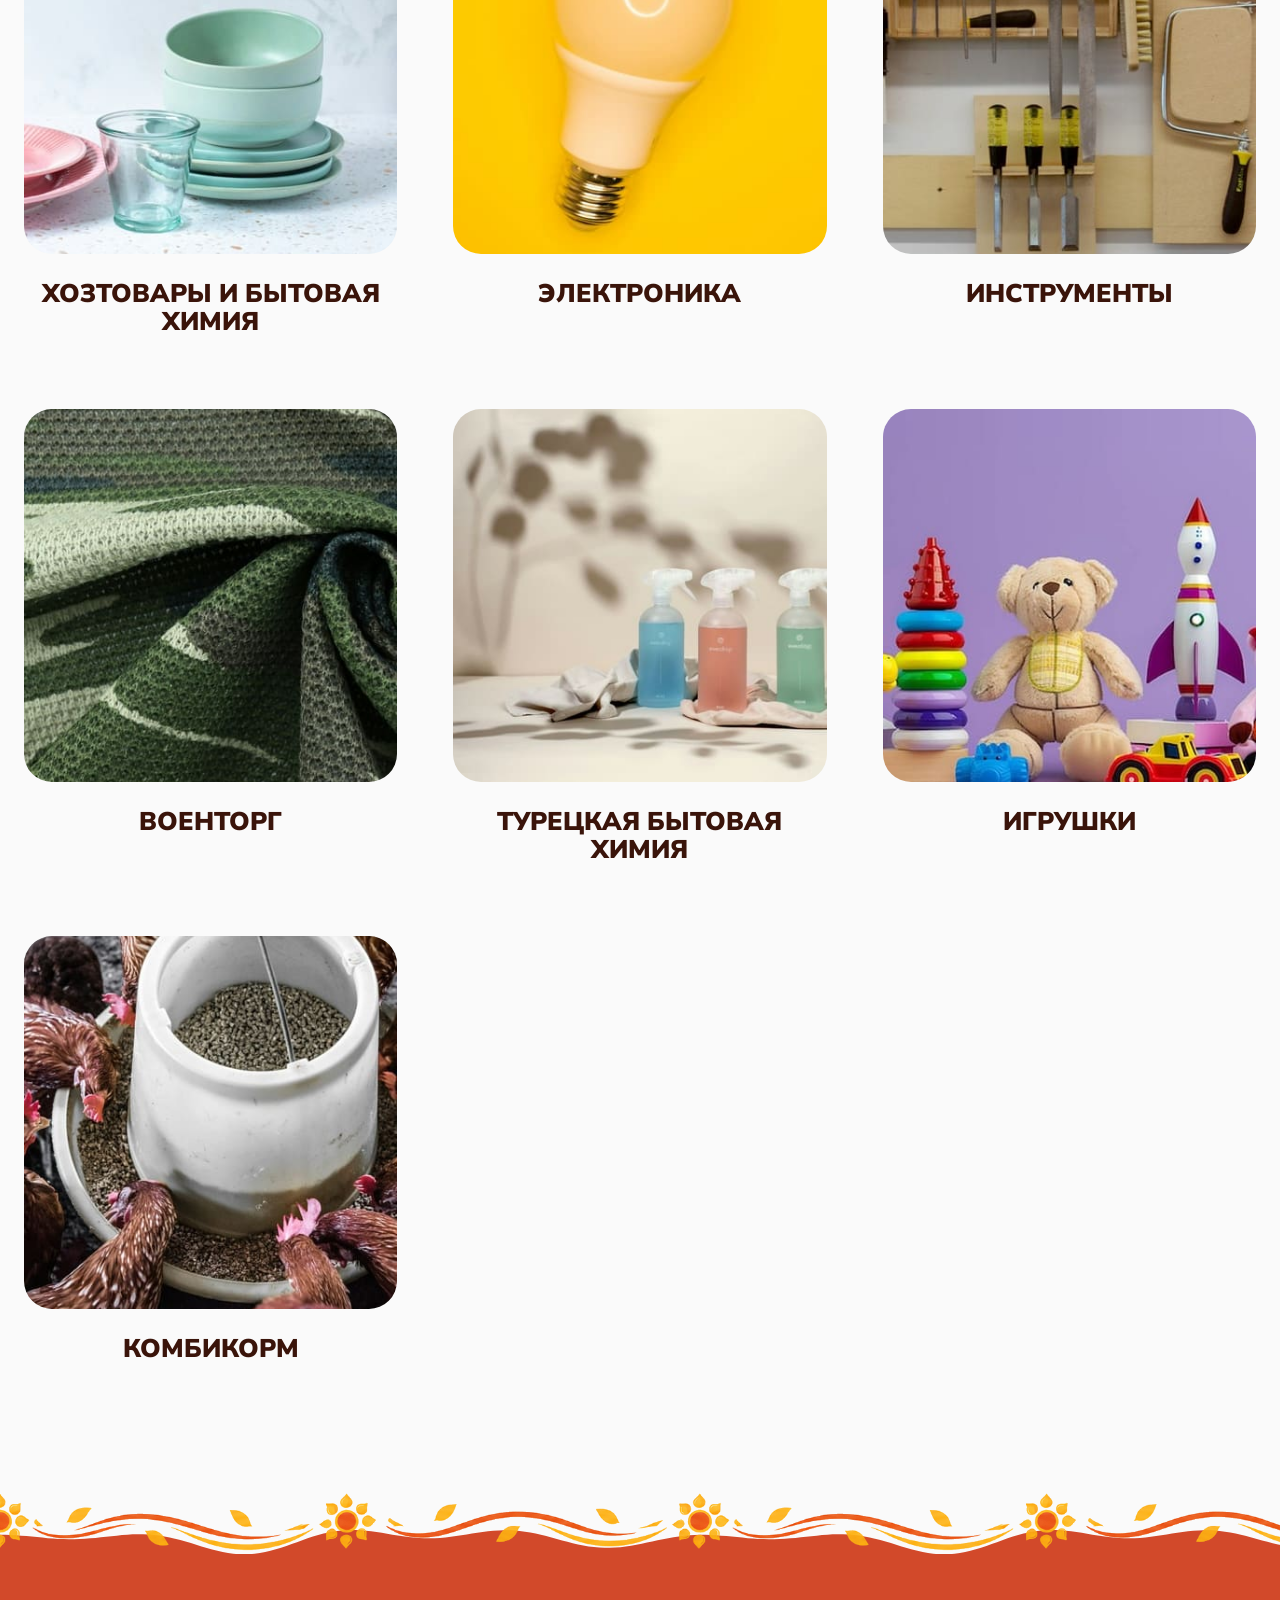
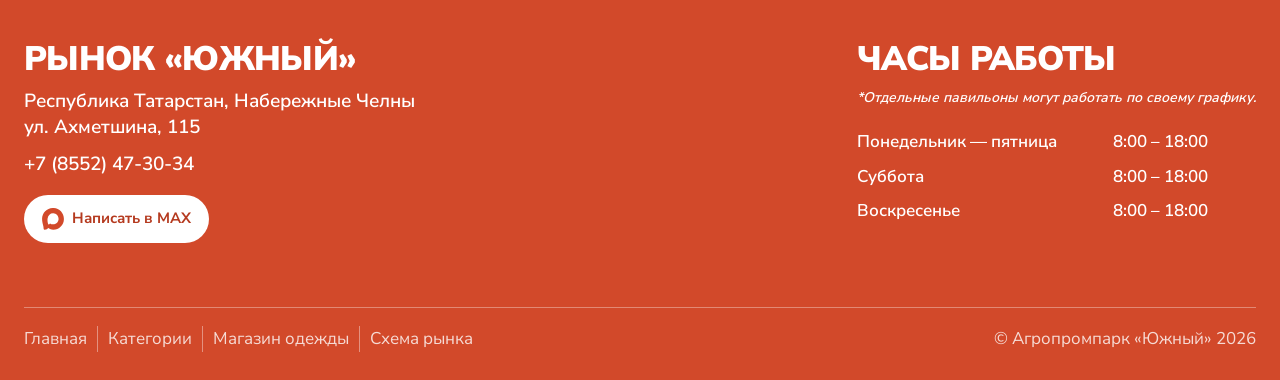
<file: kategorii.html>
<!doctype html>
<html lang="ru" class="no-js">
<head>
  <meta charset="utf-8">
  <meta name="viewport" content="width=device-width, initial-scale=1, viewport-fit=cover">
  <title>Что купить на рынке «Южный» — все категории товаров | Набережные Челны</title>
  <meta name="description" content="Категории товаров на рынке «Южный» в Набережных Челнах: продукты, одежда для всей семьи, обувь, шторы, хозтовары, электроника, инструменты, военторг, игрушки, комбикорм.">
  <link rel="canonical" href="https://example.com/kategorii.html">
  <meta name="robots" content="index, follow, max-image-preview:large">
  <meta name="theme-color" content="#FFFFFF">
  <meta name="format-detection" content="telephone=no">

  <!-- Гео: город и координаты рынка -->
  <meta name="geo.region" content="RU-TA">
  <meta name="geo.placename" content="Набережные Челны">
  <meta name="geo.position" content="55.721179;52.408211">
  <meta name="ICBM" content="55.721179, 52.408211">

  <!-- Превью ссылки в мессенджерах и соцсетях -->
  <meta property="og:type" content="website">
  <meta property="og:locale" content="ru_RU">
  <meta property="og:site_name" content="Рынок «Южный»">
  <meta property="og:title" content="Что купить на рынке «Южный» — все категории товаров | Набережные Челны">
  <meta property="og:description" content="Категории товаров на рынке «Южный» в Набережных Челнах: продукты, одежда для всей семьи, обувь, шторы, хозтовары, электроника, инструменты, военторг, игрушки, комбикорм.">
  <meta property="og:url" content="https://example.com/kategorii.html">
  <meta property="og:image" content="https://example.com/assets/img/og-image.jpg">
  <meta property="og:image:width" content="1200">
  <meta property="og:image:height" content="630">
  <meta property="og:image:alt" content="Агропромпарк «Южный» в Набережных Челнах">
  <meta name="twitter:card" content="summary_large_image">

  <!-- Подтверждение прав в Яндекс Вебмастере и Google Search Console:
       вставьте свои коды вместо XXXX и раскомментируйте строки -->
  <!-- <meta name="yandex-verification" content="XXXX"> -->
  <!-- <meta name="google-site-verification" content="XXXX"> -->

  <link rel="icon" href="favicon.ico" sizes="any">
  <link rel="icon" type="image/png" sizes="32x32" href="assets/img/icons/favicon-32.png">
  <link rel="apple-touch-icon" href="apple-touch-icon.png">
  <link rel="manifest" href="site.webmanifest">

  <link rel="preload" href="assets/fonts/nunito-sans-cyrillic.woff2" as="font" type="font/woff2" crossorigin>
  <link rel="stylesheet" href="assets/css/fonts.css">
  <link rel="stylesheet" href="assets/css/style.css">
  <link rel="stylesheet" href="assets/css/mh.css">

  <script type="application/ld+json">
  {
    "@context": "https://schema.org",
    "@graph": [
      {
        "@type": "CollectionPage",
        "@id": "https://example.com/kategorii.html#page",
        "url": "https://example.com/kategorii.html",
        "name": "Категории товаров рынка «Южный»",
        "inLanguage": "ru-RU",
        "about": {
          "@id": "https://example.com/#market"
        },
        "mainEntity": {
          "@type": "ItemList",
          "itemListElement": [
            {
              "@type": "ListItem",
              "position": 1,
              "name": "Продукты"
            },
            {
              "@type": "ListItem",
              "position": 2,
              "name": "Женская и мужская одежда"
            },
            {
              "@type": "ListItem",
              "position": 3,
              "name": "Подростковая одежда"
            },
            {
              "@type": "ListItem",
              "position": 4,
              "name": "Детская одежда"
            },
            {
              "@type": "ListItem",
              "position": 5,
              "name": "Обувь"
            },
            {
              "@type": "ListItem",
              "position": 6,
              "name": "Тюли и шторы"
            },
            {
              "@type": "ListItem",
              "position": 7,
              "name": "Хозтовары и бытовая химия"
            },
            {
              "@type": "ListItem",
              "position": 8,
              "name": "Электроника"
            },
            {
              "@type": "ListItem",
              "position": 9,
              "name": "Инструменты"
            },
            {
              "@type": "ListItem",
              "position": 10,
              "name": "Военторг"
            },
            {
              "@type": "ListItem",
              "position": 11,
              "name": "Турецкая бытовая химия"
            },
            {
              "@type": "ListItem",
              "position": 12,
              "name": "Игрушки"
            },
            {
              "@type": "ListItem",
              "position": 13,
              "name": "Комбикорм"
            }
          ]
        }
      },
      {
        "@type": "BreadcrumbList",
        "itemListElement": [
          {
            "@type": "ListItem",
            "position": 1,
            "name": "Главная",
            "item": "https://example.com/"
          },
          {
            "@type": "ListItem",
            "position": 2,
            "name": "Категории",
            "item": "https://example.com/kategorii.html"
          }
        ]
      }
    ]
  }
  </script>
</head>
<body data-page="kategorii">

<svg width="0" height="0" style="position:absolute" aria-hidden="true">
  <symbol id="i-pin" viewBox="0 0 24 24"><path d="M12 21s-7-6.2-7-11.5A7 7 0 0 1 19 9.5C19 14.8 12 21 12 21Z"/><circle cx="12" cy="9.5" r="2.5"/></symbol>
  <symbol id="i-clock" viewBox="0 0 24 24"><circle cx="12" cy="12" r="9"/><path d="M12 7v5l3 2"/></symbol>
  <symbol id="i-phone" viewBox="0 0 24 24"><path d="M5 4h3.5l1.5 4.5-2.2 1.4a11 11 0 0 0 6.3 6.3l1.4-2.2L20 15.5V19a2 2 0 0 1-2 2A16 16 0 0 1 3 6a2 2 0 0 1 2-2Z"/></symbol>
  <symbol id="i-menu" viewBox="0 0 24 24"><path d="M4 7h16M4 12h16M4 17h16"/></symbol>
  <symbol id="i-close" viewBox="0 0 24 24"><path d="M6 6l12 12M18 6 6 18"/></symbol>
  <symbol id="i-hanger" viewBox="0 0 24 24"><path d="M12 7.5a2 2 0 1 1 2-2c0 1.2-2 1.6-2 3.2v.3M12 9l-8.4 6.3a1.5 1.5 0 0 0 .9 2.7h15a1.5 1.5 0 0 0 .9-2.7L12 9Z"/></symbol>
  <symbol id="i-max" viewBox="115 120 770 770"><path fill-rule="evenodd" d="M508.211 878.328c-75.007 0-109.864-10.95-170.453-54.75-38.325 49.275-159.686 87.783-164.979 21.9 0-49.456-10.95-91.248-23.36-136.873-14.782-56.21-31.572-118.807-31.572-209.508 0-216.626 177.754-379.597 388.357-379.597 210.785 0 375.947 171.001 375.947 381.604.707 207.346-166.595 376.118-373.94 377.224m3.103-571.585c-102.564-5.292-182.499 65.7-200.201 177.024-14.6 92.162 11.315 204.398 33.397 210.238 10.585 2.555 37.23-18.98 53.837-35.587a189.8 189.8 0 0 0 92.71 33.032c106.273 5.112 197.08-75.794 204.215-181.95 4.154-106.382-77.67-196.486-183.958-202.574Z"/></symbol>
  <symbol id="i-arrow" viewBox="0 0 24 24"><path d="M5 12h14M13 6l6 6-6 6"/></symbol>
  <symbol id="i-route" viewBox="0 0 24 24"><circle cx="6" cy="18" r="2.5"/><circle cx="18" cy="6" r="2.5"/><path d="M8.5 18H15a3 3 0 0 0 0-6H9a3 3 0 0 1 0-6h6.5"/></symbol>
  <symbol id="i-chev-l" viewBox="0 0 24 24"><path d="M15 5l-7 7 7 7"/></symbol>
  <symbol id="i-chev-r" viewBox="0 0 24 24"><path d="M9 5l7 7-7 7"/></symbol>
  <symbol id="i-chev-d" viewBox="0 0 24 24"><path d="M5 9l7 7 7-7"/></symbol>
  <symbol id="i-tape" viewBox="0 0 24 24"><path d="M3 9a6 4 0 0 1 12 0v6H9a6 4 0 0 1-6-4V9Z"/><ellipse cx="9" cy="9" rx="2.5" ry="1.5"/><path d="M15 12h6v3h-6M18 12v1.5"/></symbol>
  <symbol id="i-calendar" viewBox="0 0 24 24"><rect x="3.5" y="5" width="17" height="15" rx="3"/><path d="M3.5 10h17M8 3v4M16 3v4M9.5 15l2 2 3.5-3.5"/></symbol>
</svg>
<!-- Шапка как у Markthal: белая полоса, логотип на плашке свисает вниз, меню капсом, одна оранжевая кнопка -->
<header class="mh-header">
  <div class="mh-bar">
    <a class="mh-logo" href="./" aria-label="Рынок «Южный» — на главную"><img src="assets/img/logo-400.png" alt="Южный" width="400" height="112"></a>
    <nav class="mh-nav" aria-label="Основное меню">
      <a href="./" data-page="index">Главная</a>
      <a href="kategorii.html" data-page="kategorii">Категории</a>
      <a href="magazin.html" data-page="magazin">Магазин одежды</a>
      <a href="./#shema">Схема рынка</a>
      <a href="#kontakty">Контакты</a>
    </nav>
    <a class="mh-btn mh-btn-orange mh-header-cta" data-max href="#"><svg class="i i-fill i-max" aria-hidden="true"><use href="#i-max"/></svg>Написать в MAX</a>
    <button class="burger" type="button" aria-label="Открыть меню" aria-expanded="false" aria-controls="menu"><svg class="i"><use href="#i-menu"/></svg></button>
  </div>
</header>

<div class="menu" id="menu" aria-hidden="true" inert>
  <div class="menu-panel">
    <div class="menu-top">
      <a class="logo" href="./"><img src="assets/img/logo-400.png" alt="Южный" width="400" height="112"></a>
      <button class="burger" style="display:grid" type="button" data-close aria-label="Закрыть меню"><svg class="i"><use href="#i-close"/></svg></button>
    </div>
    <nav aria-label="Меню">
      <a href="./" data-page="index">Главная</a>
      <a href="kategorii.html" data-page="kategorii">Категории</a>
      <a href="magazin.html" data-page="magazin">Магазин одежды</a>
      <a href="./#shema">Схема рынка</a>
      <a href="#kontakty">Контакты</a>
    </nav>
    <a class="mh-btn mh-btn-orange" data-max href="#"><svg class="i i-fill i-max" aria-hidden="true"><use href="#i-max"/></svg>Написать в MAX</a>
  </div>
</div>
<main class="mh-page">
  <section class="mh-page-head">
    <h1 class="mh-title mh-title-xl">Категории ассортимента</h1>
    <p class="mh-lead">На «Южном» есть буквально всё: от свежих продуктов и одежды для всей семьи до инструментов, штор и комбикорма. Рынок в Набережных Челнах, ул. Ахметшина, 115 — ежедневно с 8:00 до 18:00.</p>
  </section>

  <section class="mh-grid">
    <button class="mh-cat" type="button"><span class="mh-cat-img"><img src="assets/img/cat/produkty.jpg" srcset="assets/img/cat/sm/produkty.jpg 400w, assets/img/cat/produkty.jpg 800w" sizes="(max-width: 760px) 46vw, 380px" alt="Продукты на рынке «Южный»" loading="lazy"></span><b>Продукты</b></button>
    <a class="mh-cat" href="magazin.html"><span class="mh-cat-img"><img src="assets/img/cat/odezhda.jpg" srcset="assets/img/cat/sm/odezhda.jpg 400w, assets/img/cat/odezhda.jpg 800w" sizes="(max-width: 760px) 46vw, 380px" alt="Женская и мужская одежда на рынке «Южный»" loading="lazy"></span><b>Женская и мужская одежда</b></a>
    <button class="mh-cat" type="button"><span class="mh-cat-img"><img src="assets/img/cat/podrostkovaya.jpg" srcset="assets/img/cat/sm/podrostkovaya.jpg 400w, assets/img/cat/podrostkovaya.jpg 800w" sizes="(max-width: 760px) 46vw, 380px" alt="Подростковая одежда на рынке «Южный»" loading="lazy"></span><b>Подростковая одежда</b></button>
    <button class="mh-cat" type="button"><span class="mh-cat-img"><img src="assets/img/cat/detskaya.jpg" srcset="assets/img/cat/sm/detskaya.jpg 400w, assets/img/cat/detskaya.jpg 800w" sizes="(max-width: 760px) 46vw, 380px" alt="Детская одежда на рынке «Южный»" loading="lazy"></span><b>Детская одежда</b></button>
    <button class="mh-cat" type="button"><span class="mh-cat-img"><img src="assets/img/cat/obuv.jpg" srcset="assets/img/cat/sm/obuv.jpg 400w, assets/img/cat/obuv.jpg 800w" sizes="(max-width: 760px) 46vw, 380px" alt="Обувь на рынке «Южный»" loading="lazy"></span><b>Обувь</b></button>
    <button class="mh-cat" type="button"><span class="mh-cat-img"><img src="assets/img/cat/tyuli.jpg" srcset="assets/img/cat/sm/tyuli.jpg 400w, assets/img/cat/tyuli.jpg 800w" sizes="(max-width: 760px) 46vw, 380px" alt="Тюли и шторы на рынке «Южный»" loading="lazy"></span><b>Тюли и шторы</b></button>
    <button class="mh-cat" type="button"><span class="mh-cat-img"><img src="assets/img/cat/hoztovary.jpg" srcset="assets/img/cat/sm/hoztovary.jpg 400w, assets/img/cat/hoztovary.jpg 800w" sizes="(max-width: 760px) 46vw, 380px" alt="Хозтовары и бытовая химия на рынке «Южный»" loading="lazy"></span><b>Хозтовары и бытовая химия</b></button>
    <button class="mh-cat" type="button"><span class="mh-cat-img"><img src="assets/img/cat/elektro.jpg" srcset="assets/img/cat/sm/elektro.jpg 400w, assets/img/cat/elektro.jpg 800w" sizes="(max-width: 760px) 46vw, 380px" alt="Электроника на рынке «Южный»" loading="lazy"></span><b>Электроника</b></button>
    <button class="mh-cat" type="button"><span class="mh-cat-img"><img src="assets/img/cat/instrumenty.jpg" srcset="assets/img/cat/sm/instrumenty.jpg 400w, assets/img/cat/instrumenty.jpg 800w" sizes="(max-width: 760px) 46vw, 380px" alt="Инструменты на рынке «Южный»" loading="lazy"></span><b>Инструменты</b></button>
    <button class="mh-cat" type="button"><span class="mh-cat-img"><img src="assets/img/cat/voentorg.jpg" srcset="assets/img/cat/sm/voentorg.jpg 400w, assets/img/cat/voentorg.jpg 800w" sizes="(max-width: 760px) 46vw, 380px" alt="Военторг на рынке «Южный»" loading="lazy"></span><b>Военторг</b></button>
    <button class="mh-cat" type="button"><span class="mh-cat-img"><img src="assets/img/cat/turetskoe.jpg" srcset="assets/img/cat/sm/turetskoe.jpg 400w, assets/img/cat/turetskoe.jpg 800w" sizes="(max-width: 760px) 46vw, 380px" alt="Турецкая бытовая химия на рынке «Южный»" loading="lazy"></span><b>Турецкая бытовая химия</b></button>
    <button class="mh-cat" type="button"><span class="mh-cat-img"><img src="assets/img/cat/igrushki.jpg" srcset="assets/img/cat/sm/igrushki.jpg 400w, assets/img/cat/igrushki.jpg 800w" sizes="(max-width: 760px) 46vw, 380px" alt="Игрушки на рынке «Южный»" loading="lazy"></span><b>Игрушки</b></button>
    <button class="mh-cat" type="button"><span class="mh-cat-img"><img src="assets/img/cat/kombikorm.jpg" srcset="assets/img/cat/sm/kombikorm.jpg 400w, assets/img/cat/kombikorm.jpg 800w" sizes="(max-width: 760px) 46vw, 380px" alt="Комбикорм для птицы и животных на рынке «Южный»" loading="lazy"></span><b>Комбикорм</b></button>
  </section>
</main>
<!-- Футер: раскладка как у Markthal, стиль — жёлтый с рваным краем -->
<footer class="mh-footer" id="kontakty">
  <div class="mh-wave" aria-hidden="true"></div><div class="mh-orn" aria-hidden="true"></div>
  <div class="mh-footer-in">
    <div class="mh-footer-main">
      <div class="mh-footer-brand">
        <div>
          <h2>Рынок «Южный»</h2>
          <p>Республика Татарстан, Набережные Челны<br>ул. Ахметшина, 115</p>
          <p><a href="tel:+78552473034">+7 (8552) 47-30-34</a></p>
          <div class="mh-footer-links">
            <a data-max href="#"><svg class="i i-fill i-max" aria-hidden="true"><use href="#i-max"/></svg>Написать в MAX</a>
          </div>
        </div>
      </div>
      <div class="mh-hours">
        <h2>Часы работы</h2>
        <p class="note">*Отдельные павильоны могут работать по своему графику.</p>
        <table>
          <tr><td>Понедельник — пятница</td><td>8:00 – 18:00</td></tr>
          <tr><td>Суббота</td><td>8:00 – 18:00</td></tr>
          <tr><td>Воскресенье</td><td>8:00 – 18:00</td></tr>
        </table>
      </div>
    </div>
    <div class="mh-footer-bottom">
      <nav aria-label="Меню в подвале"><a href="./">Главная</a><a href="kategorii.html">Категории</a><a href="magazin.html">Магазин одежды</a><a href="./#shema">Схема рынка</a></nav>
      <span>© Агропромпарк «Южный» 2026</span>
    </div>
  </div>
</footer>

<script src="assets/js/app.js" defer></script>
<script src="assets/js/mh.js" defer></script>
<script src="assets/js/product.js" defer></script>
</body>
</html>
</file>
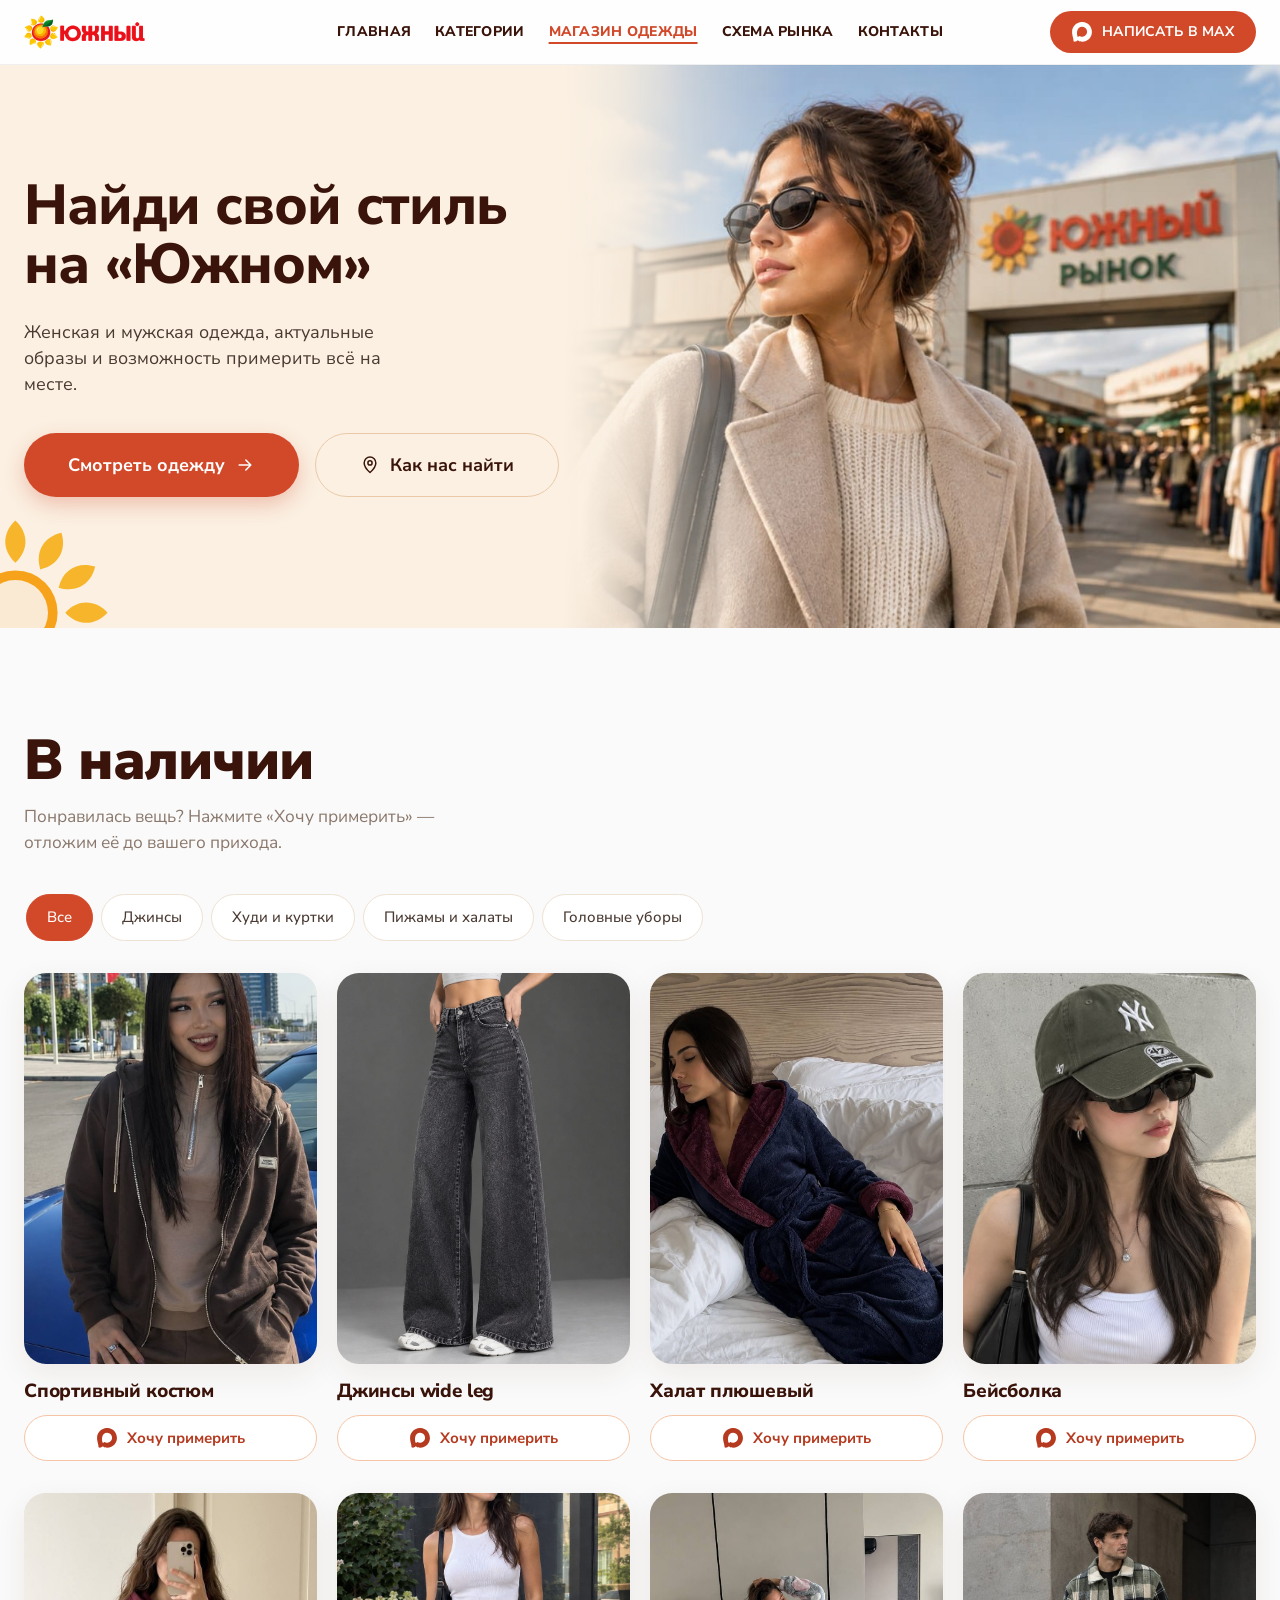
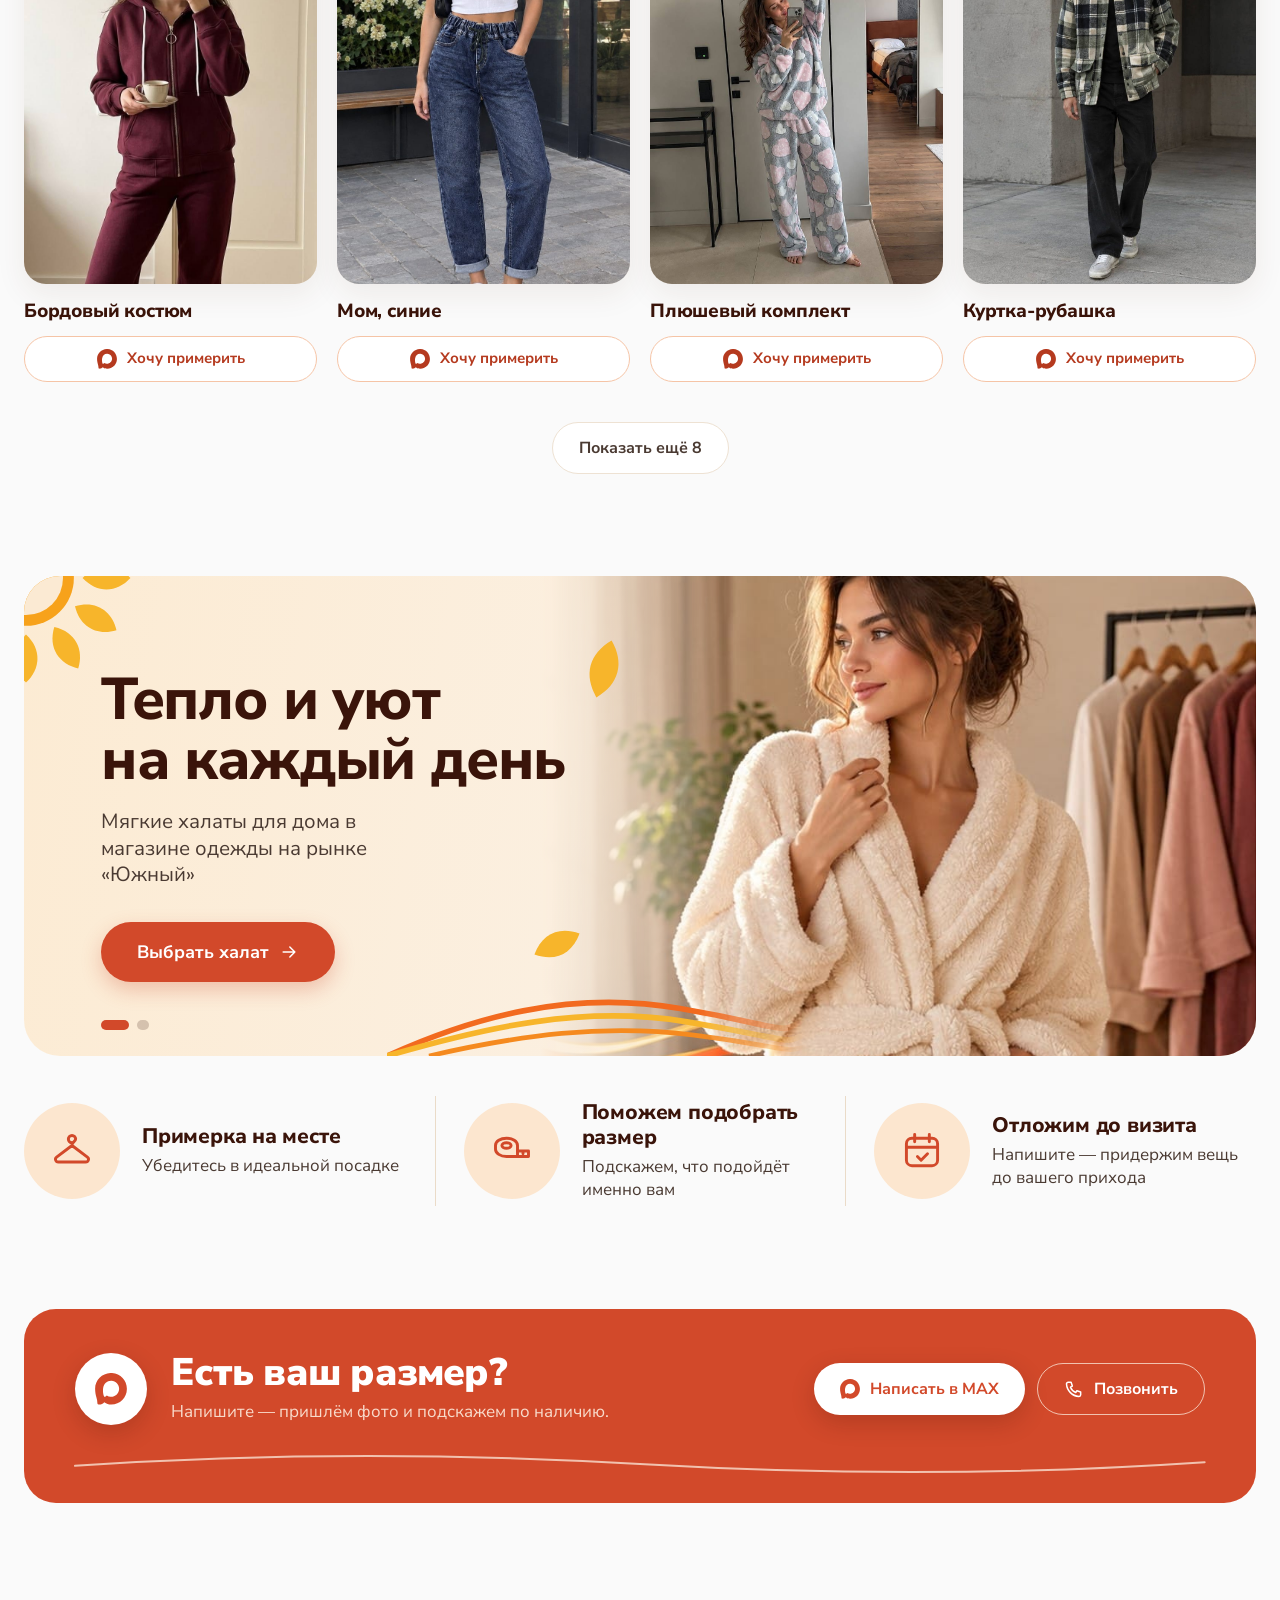
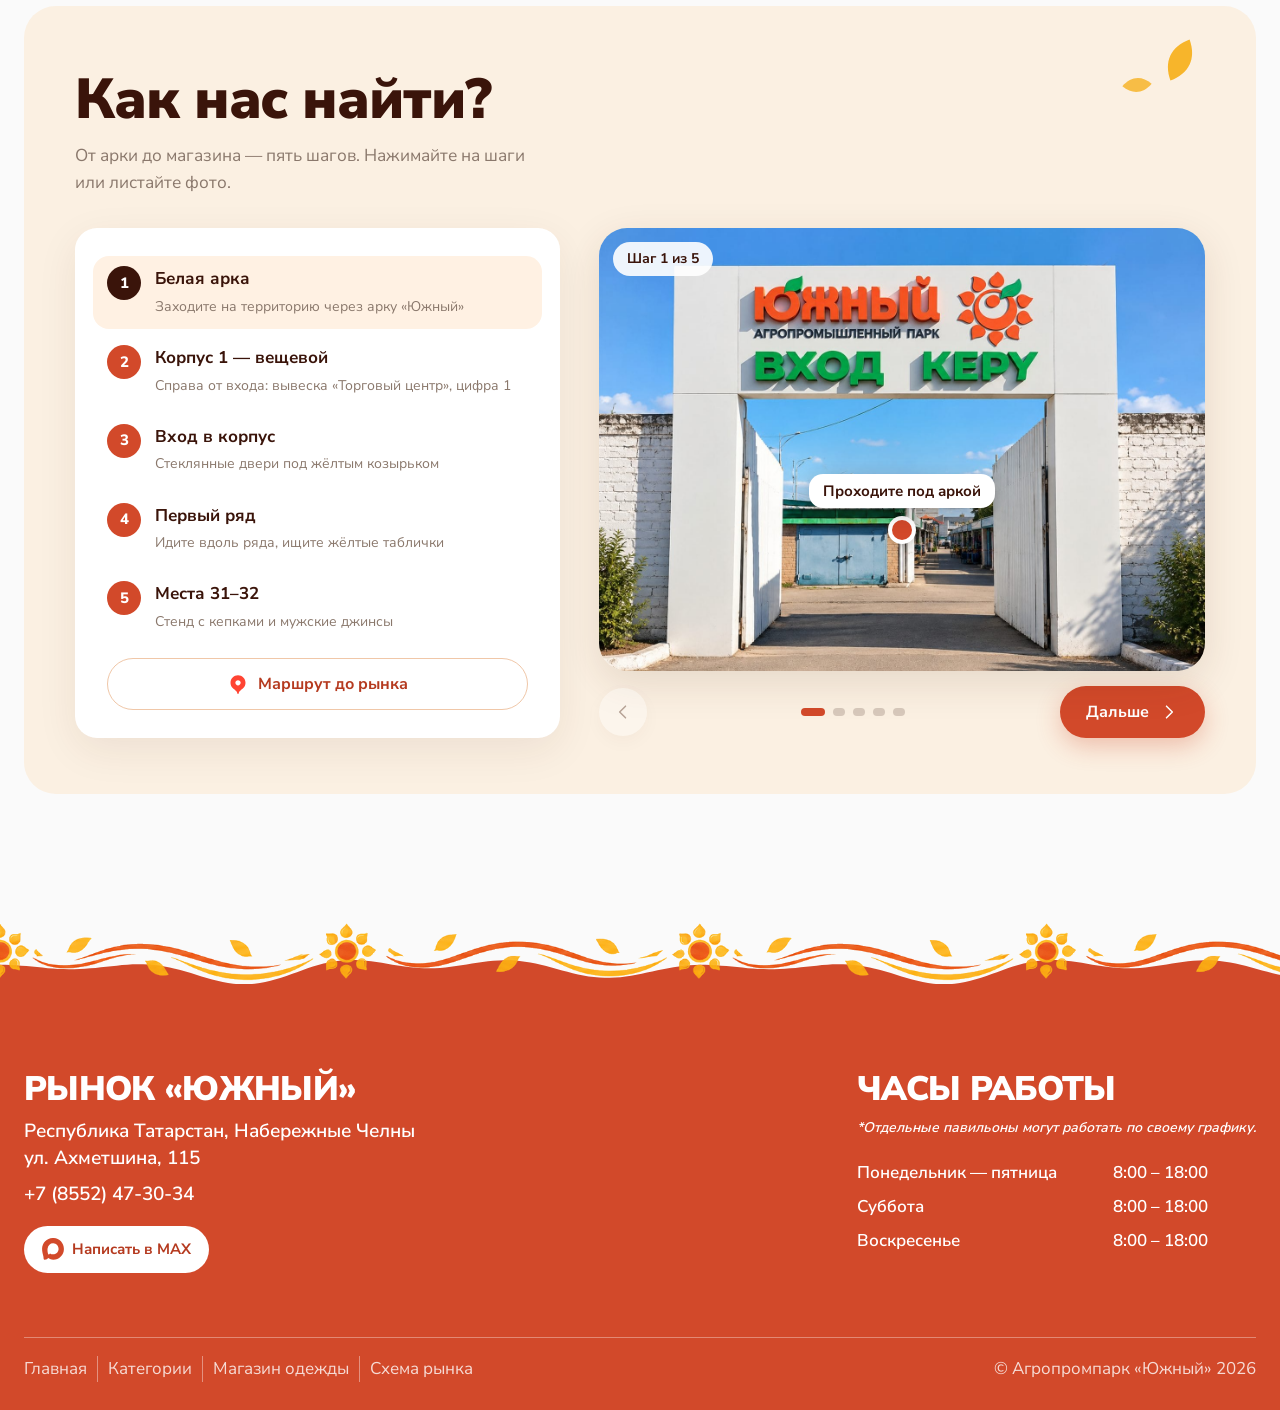
<file: magazin.html>
<!doctype html>
<html lang="ru" class="no-js">
<head>
  <meta charset="utf-8">
  <meta name="viewport" content="width=device-width, initial-scale=1, viewport-fit=cover">
  <title>Магазин одежды на рынке «Южный» — джинсы, худи, пижамы | Набережные Челны</title>
  <meta name="description" content="Женская и мужская одежда на рынке «Южный» в Набережных Челнах: джинсы, худи и костюмы, куртки, пижамы и халаты, головные уборы. Примерка на месте, отложим вещь до вашего прихода.">
  <link rel="canonical" href="https://example.com/magazin.html">
  <meta name="robots" content="index, follow, max-image-preview:large">
  <meta name="theme-color" content="#FFF8EE">
  <meta name="format-detection" content="telephone=no">

  <!-- Гео: город и координаты рынка -->
  <meta name="geo.region" content="RU-TA">
  <meta name="geo.placename" content="Набережные Челны">
  <meta name="geo.position" content="55.721179;52.408211">
  <meta name="ICBM" content="55.721179, 52.408211">

  <!-- Превью ссылки в мессенджерах и соцсетях -->
  <meta property="og:type" content="website">
  <meta property="og:locale" content="ru_RU">
  <meta property="og:site_name" content="Рынок «Южный»">
  <meta property="og:title" content="Магазин одежды на рынке «Южный» — джинсы, худи, пижамы | Набережные Челны">
  <meta property="og:description" content="Женская и мужская одежда на рынке «Южный» в Набережных Челнах: джинсы, худи и костюмы, куртки, пижамы и халаты, головные уборы. Примерка на месте, отложим вещь до вашего прихода.">
  <meta property="og:url" content="https://example.com/magazin.html">
  <meta property="og:image" content="https://example.com/assets/img/og-image.jpg">
  <meta property="og:image:width" content="1200">
  <meta property="og:image:height" content="630">
  <meta property="og:image:alt" content="Агропромпарк «Южный» в Набережных Челнах">
  <meta name="twitter:card" content="summary_large_image">

  <!-- Подтверждение прав в Яндекс Вебмастере и Google Search Console:
       вставьте свои коды вместо XXXX и раскомментируйте строки -->
  <!-- <meta name="yandex-verification" content="XXXX"> -->
  <!-- <meta name="google-site-verification" content="XXXX"> -->

  <link rel="icon" href="favicon.ico" sizes="any">
  <link rel="icon" type="image/png" sizes="32x32" href="assets/img/icons/favicon-32.png">
  <link rel="apple-touch-icon" href="apple-touch-icon.png">
  <link rel="manifest" href="site.webmanifest">

  <link rel="preload" href="assets/fonts/nunito-sans-cyrillic.woff2" as="font" type="font/woff2" crossorigin>
  <link rel="stylesheet" href="assets/css/fonts.css">
  <link rel="stylesheet" href="assets/css/style.css">
  <link rel="stylesheet" href="assets/css/mh.css">

  <script type="application/ld+json">
  {
    "@context": "https://schema.org",
    "@graph": [
      {
        "@type": "ClothingStore",
        "@id": "https://example.com/magazin.html#store",
        "name": "Магазин одежды на рынке «Южный»",
        "url": "https://example.com/magazin.html",
        "image": "https://example.com/assets/img/shop-hero.jpg",
        "description": "Джинсы, худи и костюмы, куртки, пижамы и халаты, головные уборы. Примерка на месте.",
        "address": {
          "@type": "PostalAddress",
          "streetAddress": "ул. Ахметшина, 115, корпус 1, ряд 1, места 31–32",
          "addressLocality": "Набережные Челны",
          "addressRegion": "Республика Татарстан",
          "addressCountry": "RU"
        },
        "geo": {
          "@type": "GeoCoordinates",
          "latitude": 55.721179,
          "longitude": 52.408211
        },
        "openingHoursSpecification": [
          {
            "@type": "OpeningHoursSpecification",
            "dayOfWeek": [
              "Monday",
              "Tuesday",
              "Wednesday",
              "Thursday",
              "Friday",
              "Saturday",
              "Sunday"
            ],
            "opens": "08:00",
            "closes": "18:00"
          }
        ],
        "telephone": "+7 8552 47-30-34",
        "containedInPlace": {
          "@id": "https://example.com/#market"
        },
        "parentOrganization": {
          "@id": "https://example.com/#market"
        }
      },
      {
        "@type": "BreadcrumbList",
        "itemListElement": [
          {
            "@type": "ListItem",
            "position": 1,
            "name": "Главная",
            "item": "https://example.com/"
          },
          {
            "@type": "ListItem",
            "position": 2,
            "name": "Магазин одежды",
            "item": "https://example.com/magazin.html"
          }
        ]
      }
    ]
  }
  </script>
</head>
<body data-page="magazin">

<svg width="0" height="0" style="position:absolute" aria-hidden="true">
  <symbol id="i-pin" viewBox="0 0 24 24"><path d="M12 21s-7-6.2-7-11.5A7 7 0 0 1 19 9.5C19 14.8 12 21 12 21Z"/><circle cx="12" cy="9.5" r="2.5"/></symbol>
  <symbol id="i-clock" viewBox="0 0 24 24"><circle cx="12" cy="12" r="9"/><path d="M12 7v5l3 2"/></symbol>
  <symbol id="i-phone" viewBox="0 0 24 24"><path d="M5 4h3.5l1.5 4.5-2.2 1.4a11 11 0 0 0 6.3 6.3l1.4-2.2L20 15.5V19a2 2 0 0 1-2 2A16 16 0 0 1 3 6a2 2 0 0 1 2-2Z"/></symbol>
  <symbol id="i-menu" viewBox="0 0 24 24"><path d="M4 7h16M4 12h16M4 17h16"/></symbol>
  <symbol id="i-close" viewBox="0 0 24 24"><path d="M6 6l12 12M18 6 6 18"/></symbol>
  <symbol id="i-hanger" viewBox="0 0 24 24"><path d="M12 7.5a2 2 0 1 1 2-2c0 1.2-2 1.6-2 3.2v.3M12 9l-8.4 6.3a1.5 1.5 0 0 0 .9 2.7h15a1.5 1.5 0 0 0 .9-2.7L12 9Z"/></symbol>
  <symbol id="i-max" viewBox="115 120 770 770"><path fill-rule="evenodd" d="M508.211 878.328c-75.007 0-109.864-10.95-170.453-54.75-38.325 49.275-159.686 87.783-164.979 21.9 0-49.456-10.95-91.248-23.36-136.873-14.782-56.21-31.572-118.807-31.572-209.508 0-216.626 177.754-379.597 388.357-379.597 210.785 0 375.947 171.001 375.947 381.604.707 207.346-166.595 376.118-373.94 377.224m3.103-571.585c-102.564-5.292-182.499 65.7-200.201 177.024-14.6 92.162 11.315 204.398 33.397 210.238 10.585 2.555 37.23-18.98 53.837-35.587a189.8 189.8 0 0 0 92.71 33.032c106.273 5.112 197.08-75.794 204.215-181.95 4.154-106.382-77.67-196.486-183.958-202.574Z"/></symbol>
  <symbol id="i-arrow" viewBox="0 0 24 24"><path d="M5 12h14M13 6l6 6-6 6"/></symbol>
  <symbol id="i-route" viewBox="0 0 24 24"><circle cx="6" cy="18" r="2.5"/><circle cx="18" cy="6" r="2.5"/><path d="M8.5 18H15a3 3 0 0 0 0-6H9a3 3 0 0 1 0-6h6.5"/></symbol>
  <symbol id="i-tape" viewBox="0 0 24 24"><path d="M3 9a6 4 0 0 1 12 0v6H9a6 4 0 0 1-6-4V9Z"/><ellipse cx="9" cy="9" rx="2.5" ry="1.5"/><path d="M15 12h6v3h-6M18 12v1.5"/></symbol>
  <symbol id="i-calendar" viewBox="0 0 24 24"><rect x="3.5" y="5" width="17" height="15" rx="3"/><path d="M3.5 10h17M8 3v4M16 3v4M9.5 15l2 2 3.5-3.5"/></symbol>
  <symbol id="i-chev-l" viewBox="0 0 24 24"><path d="M15 5l-7 7 7 7"/></symbol>
  <symbol id="i-chev-r" viewBox="0 0 24 24"><path d="M9 5l7 7-7 7"/></symbol>
  <symbol id="i-chev-d" viewBox="0 0 24 24"><path d="M5 9l7 7 7-7"/></symbol>
  <!-- Декор: солнце из логотипа, нарисованное линией (12 лепестков + круги) -->
  <symbol id="d-sun" viewBox="-100 -100 200 200"><g fill="none" stroke="currentColor" stroke-width="1.4"><circle r="34"/><circle r="24"/><circle r="14"/><path id="d-petal" d="M0-92c10 12 12 28 0 44-12-16-10-32 0-44Z"/><use href="#d-petal" transform="rotate(30)"/><use href="#d-petal" transform="rotate(60)"/><use href="#d-petal" transform="rotate(90)"/><use href="#d-petal" transform="rotate(120)"/><use href="#d-petal" transform="rotate(150)"/><use href="#d-petal" transform="rotate(180)"/><use href="#d-petal" transform="rotate(210)"/><use href="#d-petal" transform="rotate(240)"/><use href="#d-petal" transform="rotate(270)"/><use href="#d-petal" transform="rotate(300)"/><use href="#d-petal" transform="rotate(330)"/></g></symbol>
  <!-- Декор: лучи солнца за арками -->
  <symbol id="d-rays" viewBox="0 0 600 600"><g fill="none" stroke="currentColor" stroke-width="1.5"><circle cx="300" cy="430" r="120"/><circle cx="300" cy="430" r="175"/><circle cx="300" cy="430" r="230" stroke-dasharray="2 10" stroke-linecap="round"/><path d="M300 430V30M300 430 100 84M300 430 500 84M300 430 0 240M300 430 600 240M300 430 0 340M300 430 600 340M300 430 196 40M300 430 404 40"/></g></symbol>
  <symbol id="d-cz-leaf" viewBox="0 0 40 40"><path d="M4 36C4 16 16 4 36 4c0 20-12 32-32 32Z" fill="currentColor"/></symbol>
  <symbol id="d-cz-sun" viewBox="-100 -100 200 200"><circle r="44" fill="#F7A21B"/><circle r="34" fill="#FBEAD3"/><path id="cz-p" d="M0-96c13 12 15 30 0 44-15-14-13-32 0-44Z" fill="#F7B52B"/><use href="#cz-p" transform="rotate(30)"/><use href="#cz-p" transform="rotate(60)"/><use href="#cz-p" transform="rotate(90)"/><use href="#cz-p" transform="rotate(120)"/><use href="#cz-p" transform="rotate(150)"/><use href="#cz-p" transform="rotate(180)"/><use href="#cz-p" transform="rotate(210)"/><use href="#cz-p" transform="rotate(240)"/><use href="#cz-p" transform="rotate(270)"/><use href="#cz-p" transform="rotate(300)"/><use href="#cz-p" transform="rotate(330)"/></symbol>
</svg>

<!-- Шапка как у Markthal: белая полоса, логотип на плашке свисает вниз, меню капсом, одна оранжевая кнопка -->
<header class="mh-header">
  <div class="mh-bar">
    <a class="mh-logo" href="./" aria-label="Рынок «Южный» — на главную"><img src="assets/img/logo-400.png" alt="Южный" width="400" height="112"></a>
    <nav class="mh-nav" aria-label="Основное меню">
      <a href="./" data-page="index">Главная</a>
      <a href="kategorii.html" data-page="kategorii">Категории</a>
      <a href="magazin.html" data-page="magazin">Магазин одежды</a>
      <a href="./#shema">Схема рынка</a>
      <a href="#kontakty">Контакты</a>
    </nav>
    <a class="mh-btn mh-btn-orange mh-header-cta" data-max href="#"><svg class="i i-fill i-max" aria-hidden="true"><use href="#i-max"/></svg>Написать в MAX</a>
    <button class="burger" type="button" aria-label="Открыть меню" aria-expanded="false" aria-controls="menu"><svg class="i"><use href="#i-menu"/></svg></button>
  </div>
</header>

<div class="menu" id="menu" aria-hidden="true" inert>
  <div class="menu-panel">
    <div class="menu-top">
      <a class="logo" href="./"><img src="assets/img/logo-400.png" alt="Южный" width="400" height="112"></a>
      <button class="burger" style="display:grid" type="button" data-close aria-label="Закрыть меню"><svg class="i"><use href="#i-close"/></svg></button>
    </div>
    <nav aria-label="Меню">
      <a href="./" data-page="index">Главная</a>
      <a href="kategorii.html" data-page="kategorii">Категории</a>
      <a href="magazin.html" data-page="magazin">Магазин одежды</a>
      <a href="./#shema">Схема рынка</a>
      <a href="#kontakty">Контакты</a>
    </nav>
    <a class="mh-btn mh-btn-orange" data-max href="#"><svg class="i i-fill i-max" aria-hidden="true"><use href="#i-max"/></svg>Написать в MAX</a>
  </div>
</div>
<main>
  <!-- Hero: фото уходит за правый край -->
  <section class="sh">
    <div class="sh-photo"><img src="assets/img/shop-hero.jpg" srcset="assets/img/shop-hero-600.jpg 600w, assets/img/shop-hero.jpg 926w" sizes="(max-width: 760px) 100vw, 56vw" alt="Девушка в бежевом пальто у входа на рынок «Южный»" width="926" height="712" fetchpriority="high"></div>
    <svg class="sh-sun" aria-hidden="true"><use href="#d-cz-sun"/></svg>
    <svg class="sh-wave" viewBox="0 0 600 80" preserveAspectRatio="none" aria-hidden="true"><path d="M0 70C150 40 300 78 420 56S560 24 600 30" fill="none" stroke="#F26A1F" stroke-width="4"/><path d="M0 78C160 52 300 86 430 66S570 36 600 42" fill="none" stroke="#F7B52B" stroke-width="4"/></svg>
    <div class="wrap">
      <div class="sh-text">
        <h1>Найди <span class="nw">свой стиль</span><br>на «Южном»</h1>
        <p>Женская и мужская одежда, актуальные образы и&nbsp;возможность примерить всё на месте.</p>
        <div class="sh-actions">
          <a class="btn btn-primary" href="#katalog">Смотреть одежду<svg class="i"><use href="#i-arrow"/></svg></a>
          <a class="btn btn-ghost" href="#kak-nayti"><svg class="i"><use href="#i-pin"/></svg>Как нас найти</a>
        </div>
      </div>
    </div>
  </section>

  <!-- Каталог -->
  <section class="section" id="katalog">
    <div class="wrap">
      <div class="sec-head reveal">
        <div><h2>В наличии</h2><p class="sub">Понравилась вещь? Нажмите «Хочу примерить» — отложим её до вашего прихода.</p></div>
      </div>
      <div class="chips" role="group" aria-label="Категории одежды">
        <button class="chip" type="button" data-filter="all" aria-pressed="true">Все</button>
        <button class="chip" type="button" data-filter="jeans" aria-pressed="false">Джинсы</button>
        <button class="chip" type="button" data-filter="hudi" aria-pressed="false">Худи и куртки</button>
        <button class="chip" type="button" data-filter="pizhamy" aria-pressed="false">Пижамы и халаты</button>
        <button class="chip" type="button" data-filter="hats" aria-pressed="false">Головные уборы</button>
      </div>
      <div class="grid" id="grid" aria-live="polite"></div>
      <div class="more"><button class="btn btn-ghost" id="more" type="button">Показать ещё</button></div>
    </div>
  </section>

  <!-- Уют: слайдер (текст слева, фото справа) + преимущества -->
  <section class="section">
    <div class="wrap">
      <div class="cz reveal" data-cz>
        <svg class="cz-sun" aria-hidden="true"><use href="#d-cz-sun"/></svg>
        <svg class="cz-leaf cz-leaf-1" viewBox="0 0 40 40" aria-hidden="true"><use href="#d-cz-leaf"/></svg>
        <svg class="cz-leaf cz-leaf-2" viewBox="0 0 40 40" aria-hidden="true"><use href="#d-cz-leaf"/></svg>

        <div class="cz-slide is-on" data-cz-slide>
          <div class="cz-photo"><img src="assets/img/cozy-robe.jpg" alt="Девушка в мягком светлом халате" loading="lazy"></div>
          <div class="cz-text">
            <h2>Тепло и уют<br>на каждый день</h2>
            <p>Мягкие халаты для дома в магазине одежды на рынке «Южный»</p>
            <a class="btn btn-primary" href="#katalog" data-show="pizhamy">Выбрать халат<svg class="i"><use href="#i-arrow"/></svg></a>
          </div>
        </div>
        <div class="cz-slide" data-cz-slide>
          <div class="cz-photo"><img src="assets/img/store/cat-pizhamy.jpg" alt="Девушка в плюшевом домашнем костюме с сердечками" loading="lazy" style="object-position:50% 40%"></div>
          <div class="cz-text">
            <h2>Ходите дома<br>комфортно и модно</h2>
            <p>Пижамы и домашние комплекты: мягкие, тёплые и красивые</p>
            <a class="btn btn-primary" href="#katalog" data-show="pizhamy">Выбрать пижаму<svg class="i"><use href="#i-arrow"/></svg></a>
          </div>
        </div>

        <svg class="cz-wave" viewBox="0 0 600 80" preserveAspectRatio="none" aria-hidden="true"><path d="M0 80C120 40 260 10 420 30S560 60 600 40" fill="none" stroke="#F26A1F" stroke-width="6"/><path d="M0 80C140 50 280 26 430 44S570 70 600 56" fill="none" stroke="#F7B52B" stroke-width="6"/><path d="M60 80C190 58 310 46 440 58S570 78 600 70" fill="none" stroke="#F58A1F" stroke-width="5"/></svg>

        <div class="cz-dots" role="tablist" aria-label="Слайды"></div>
      </div>

      <ul class="cz-perks reveal">
        <li><span class="ic"><svg class="i"><use href="#i-hanger"/></svg></span><div><h3>Примерка на месте</h3><p>Убедитесь в идеальной посадке</p></div></li>
        <li><span class="ic"><svg class="i"><use href="#i-tape"/></svg></span><div><h3>Поможем подобрать размер</h3><p>Подскажем, что подойдёт именно вам</p></div></li>
        <li><span class="ic"><svg class="i"><use href="#i-calendar"/></svg></span><div><h3>Отложим до визита</h3><p>Напишите — придержим вещь до вашего прихода</p></div></li>
      </ul>
    </div>
  </section>

  <!-- Финальный призыв -->
  <section class="section">
    <div class="wrap">
      <div class="cta pn pn-cta reveal">
        <span class="ic"><svg class="i i-fill i-max" aria-hidden="true"><use href="#i-max"/></svg></span>
        <div><h2>Есть ваш размер?</h2><p>Напишите — пришлём фото и подскажем по наличию.</p></div>
        <div class="cta-actions">
          <a class="btn btn-primary" data-max="Здравствуйте! Есть ли у вас мой размер?" href="#"><svg class="i i-fill i-max" aria-hidden="true"><use href="#i-max"/></svg>Написать в MAX</a>
          <!-- TODO: телефон магазина; сейчас телефон администрации -->
          <a class="btn btn-ghost" href="tel:+78552473034"><svg class="i"><use href="#i-phone"/></svg>Позвонить</a>
        </div>
        <svg class="pn-line" viewBox="0 0 1200 24" preserveAspectRatio="none" aria-hidden="true"><path d="M0 14C200 0 400 0 600 12S1000 24 1200 10" fill="none" stroke="currentColor" stroke-width="2" stroke-linecap="round" vector-effect="non-scaling-stroke"/></svg>
      </div>
    </div>
  </section>

  <!-- Как нас найти: пошаговый фото-тур, как на официальном сайте -->
  <section class="section pn-sec" id="kak-nayti">
    <div class="wrap">
     <div class="pn">
      <svg class="pn-leaf pn-leaf-1" viewBox="0 0 40 40" aria-hidden="true"><use href="#d-cz-leaf"/></svg><svg class="pn-leaf pn-leaf-2" viewBox="0 0 40 40" aria-hidden="true"><use href="#d-cz-leaf"/></svg>
      <div class="sec-head reveal">
        <div><h2>Как нас найти?</h2><p class="sub">От арки до магазина — пять шагов. Нажимайте на шаги или листайте фото.</p></div>
      </div>
      <div class="find reveal" data-tour>
        <div class="panel">
          <ol class="tour-steps" data-tour-steps>
            <li data-img="assets/img/entrance.jpg" data-alt="Белая арка у входа на территорию рынка" data-x="50" data-y="68" data-label="Проходите под аркой"><div><b>Белая арка</b><span>Заходите на территорию через арку «Южный»</span></div></li>
            <li data-img="assets/img/buildings/korpus-1.jpg" data-alt="Корпус 1: вывеска «Торговый центр»" data-x="70" data-y="38" data-label="Корпус 1 · Торговый центр"><div><b>Корпус 1 — вещевой</b><span>Справа от входа: вывеска «Торговый центр», цифра 1</span></div></li>
            <li data-img="assets/img/buildings/korpus-1.jpg" data-x="29.5" data-y="66" data-zoom="2" data-label="Вход в корпус"><div><b>Вход в корпус</b><span>Стеклянные двери под жёлтым козырьком</span></div></li>
            <li data-img="assets/img/store/corner.jpg" data-alt="Первый ряд внутри корпуса" data-x="50" data-y="75" data-label="Идите по первому ряду"><div><b>Первый ряд</b><span>Идите вдоль ряда, ищите жёлтые таблички</span></div></li>
            <li data-img="assets/img/store/caps.jpg" data-alt="Стенд с кепками у магазина" data-x="46" data-y="44" data-label="Места 31–32"><div><b>Места 31–32</b><span>Стенд с кепками и мужские джинсы</span></div></li>
          </ol>
          <a class="btn btn-ghost" href="https://yandex.ru/maps/org/agroprompark_yuzhny/1775293851/" target="_blank" rel="noopener"><img class="brand-ic" src="assets/img/brand/yandex-maps.svg" alt="" width="20" height="20">Маршрут до рынка</a>
        </div>
        <div class="tour" aria-label="Фото-тур: как пройти от арки до магазина">
          <div class="tour-stage" tabindex="0">
            <span class="tour-spot" aria-hidden="true"><i></i><b></b></span>
            <span class="tour-count" aria-live="polite"></span>
          </div>
          <div class="tour-bar">
            <button class="tour-nav" type="button" data-tour-prev aria-label="Назад"><svg class="i"><use href="#i-chev-l"/></svg></button>
            <div class="tour-dots"></div>
            <button class="btn btn-primary" type="button" data-tour-next>Дальше <svg class="i"><use href="#i-chev-r"/></svg></button>
          </div>
        </div>
      </div>
      <svg class="pn-line" viewBox="0 0 1200 24" preserveAspectRatio="none" aria-hidden="true"><path d="M0 14C200 0 400 0 600 12S1000 24 1200 10" fill="none" stroke="currentColor" stroke-width="2" stroke-linecap="round" vector-effect="non-scaling-stroke"/></svg>
     </div>
    </div>
  </section>
</main>

<!-- Футер: раскладка как у Markthal, стиль — жёлтый с рваным краем -->
<footer class="mh-footer" id="kontakty">
  <div class="mh-wave" aria-hidden="true"></div><div class="mh-orn" aria-hidden="true"></div>
  <div class="mh-footer-in">
    <div class="mh-footer-main">
      <div class="mh-footer-brand">
        <div>
          <h2>Рынок «Южный»</h2>
          <p>Республика Татарстан, Набережные Челны<br>ул. Ахметшина, 115</p>
          <p><a href="tel:+78552473034">+7 (8552) 47-30-34</a></p>
          <div class="mh-footer-links">
            <a data-max href="#"><svg class="i i-fill i-max" aria-hidden="true"><use href="#i-max"/></svg>Написать в MAX</a>
          </div>
        </div>
      </div>
      <div class="mh-hours">
        <h2>Часы работы</h2>
        <p class="note">*Отдельные павильоны могут работать по своему графику.</p>
        <table>
          <tr><td>Понедельник — пятница</td><td>8:00 – 18:00</td></tr>
          <tr><td>Суббота</td><td>8:00 – 18:00</td></tr>
          <tr><td>Воскресенье</td><td>8:00 – 18:00</td></tr>
        </table>
      </div>
    </div>
    <div class="mh-footer-bottom">
      <nav aria-label="Меню в подвале"><a href="./">Главная</a><a href="kategorii.html">Категории</a><a href="magazin.html">Магазин одежды</a><a href="./#shema">Схема рынка</a></nav>
      <span>© Агропромпарк «Южный» 2026</span>
    </div>
  </div>
</footer>
<script src="assets/js/app.js" defer></script>
<script src="assets/js/mh.js" defer></script>
<script src="assets/js/product.js" defer></script>
</body>
</html>
</file>
<file: assets/css/fonts.css>
/* Шрифты лежат на самом сайте (раньше грузились с Google Fonts — из России это медленно).
   Оба шрифта переменные: один файл на набор символов покрывает все толщины. */
@font-face { font-family: 'Nunito Sans'; font-style: normal; font-weight: 400 900; font-display: swap; src: url(../fonts/nunito-sans-cyrillic-ext.woff2) format('woff2'); unicode-range: U+0460-052F, U+1C80-1C8A, U+20B4, U+2DE0-2DFF, U+A640-A69F, U+FE2E-FE2F; }
@font-face { font-family: 'Nunito Sans'; font-style: normal; font-weight: 400 900; font-display: swap; src: url(../fonts/nunito-sans-cyrillic.woff2) format('woff2'); unicode-range: U+0301, U+0400-045F, U+0490-0491, U+04B0-04B1, U+2116; }
@font-face { font-family: 'Nunito Sans'; font-style: normal; font-weight: 400 900; font-display: swap; src: url(../fonts/nunito-sans-latin-ext.woff2) format('woff2'); unicode-range: U+0100-02BA, U+02BD-02C5, U+02C7-02CC, U+02CE-02D7, U+02DD-02FF, U+0304, U+0308, U+0329, U+1D00-1DBF, U+1E00-1E9F, U+1EF2-1EFF, U+2020, U+20A0-20AB, U+20AD-20C4, U+2113, U+2C60-2C7F, U+A720-A7FF; }
@font-face { font-family: 'Nunito Sans'; font-style: normal; font-weight: 400 900; font-display: swap; src: url(../fonts/nunito-sans-latin.woff2) format('woff2'); unicode-range: U+0000-00FF, U+0131, U+0152-0153, U+02BB-02BC, U+02C6, U+02DA, U+02DC, U+0304, U+0308, U+0329, U+2000-206F, U+20AC, U+2122, U+2191, U+2193, U+2212, U+2215, U+FEFF, U+FFFD; }
@font-face { font-family: 'Oswald'; font-style: normal; font-weight: 600 700; font-display: swap; src: url(../fonts/oswald-cyrillic-ext.woff2) format('woff2'); unicode-range: U+0460-052F, U+1C80-1C8A, U+20B4, U+2DE0-2DFF, U+A640-A69F, U+FE2E-FE2F; }
@font-face { font-family: 'Oswald'; font-style: normal; font-weight: 600 700; font-display: swap; src: url(../fonts/oswald-cyrillic.woff2) format('woff2'); unicode-range: U+0301, U+0400-045F, U+0490-0491, U+04B0-04B1, U+2116; }
@font-face { font-family: 'Oswald'; font-style: normal; font-weight: 600 700; font-display: swap; src: url(../fonts/oswald-latin-ext.woff2) format('woff2'); unicode-range: U+0100-02BA, U+02BD-02C5, U+02C7-02CC, U+02CE-02D7, U+02DD-02FF, U+0304, U+0308, U+0329, U+1D00-1DBF, U+1E00-1E9F, U+1EF2-1EFF, U+2020, U+20A0-20AB, U+20AD-20C4, U+2113, U+2C60-2C7F, U+A720-A7FF; }
@font-face { font-family: 'Oswald'; font-style: normal; font-weight: 600 700; font-display: swap; src: url(../fonts/oswald-latin.woff2) format('woff2'); unicode-range: U+0000-00FF, U+0131, U+0152-0153, U+02BB-02BC, U+02C6, U+02DA, U+02DC, U+0304, U+0308, U+0329, U+2000-206F, U+20AC, U+2122, U+2191, U+2193, U+2212, U+2215, U+FEFF, U+FFFD; }
</file>
<file: assets/css/style.css>
/* ============================================================
   Южный — общий стиль для главной и магазина
   Идея оформления: «Южный» = солнце + поле подсолнухов + арка входа.
   Весь декор строится из этих трёх мотивов. Цвета — только из :root.
   ============================================================ */
:root {
  /* Палитра из логотипа и схемы рынка */
  --bg: #FFF8EE;          /* крем — основной фон */
  --sand: #F7EAD8;        /* песок — полоса «поле» */
  --surface: #FFFFFF;
  --peach: #FCEBD8;
  --peach-2: #FFF1E3;
  --ink: #241811;         /* тёплый почти чёрный */
  --choco: #2B1C14;       /* тёмная полоса */
  --brown: #7A3E2B;       /* крыши корпусов */
  --muted: #6F655C;
  --line: #EEE2D3;
  --orange: #F26A1F;      /* главный акцент: кнопки */
  --orange-d: #DB5A12;
  --sun: #F7B52B;         /* жёлтый лепестков */
  --red: #E31E24;         /* красный логотипа — только в логотипе */
  --green: #2E9B4A;       /* лист */
  --green-bg: #E6F3E1;
  --closed: #9A8F85;

  --r-lg: 28px;
  --r: 22px;
  --pill: 999px;
  --shadow: 0 10px 30px rgba(92, 56, 20, .08);
  --shadow-lg: 0 20px 50px rgba(92, 56, 20, .14);

  --wrap: 1320px;
  --gutter: 24px;
  --section: clamp(64px, 8vw, 120px);

  --f-head: "Nunito", system-ui, sans-serif;
  --f-body: "Onest", system-ui, sans-serif;
  --spring: cubic-bezier(.34, 1.56, .64, 1);
  --ease: cubic-bezier(.22, .8, .24, 1);

  /* Узор «ряды поля»: волнистые линии, как борозды подсолнечного поля */
  --field: url("data:image/svg+xml,%3Csvg xmlns='http://www.w3.org/2000/svg' width='260' height='44'%3E%3Cpath d='M0 22c43-14 87-14 130 0s87 14 130 0' fill='none' stroke='%23E8D0AE' stroke-width='1.4'/%3E%3C/svg%3E");
  --field-dark: url("data:image/svg+xml,%3Csvg xmlns='http://www.w3.org/2000/svg' width='260' height='44'%3E%3Cpath d='M0 22c43-14 87-14 130 0s87 14 130 0' fill='none' stroke='%23412A1E' stroke-width='1.4'/%3E%3C/svg%3E");
  /* Узор «семечки»: россыпь лепестков солнца из логотипа */
  --seeds: url("data:image/svg+xml,%3Csvg xmlns='http://www.w3.org/2000/svg' width='120' height='120'%3E%3Cg fill='none' stroke='%23F3C9A3' stroke-width='1.3'%3E%3Cpath d='M30 14c5 6 6 14 0 22-6-8-5-16 0-22Z'/%3E%3Cpath d='M90 74c5 6 6 14 0 22-6-8-5-16 0-22Z' transform='rotate(40 90 85)'/%3E%3Cpath d='M86 18c5 6 6 14 0 22-6-8-5-16 0-22Z' transform='rotate(-60 86 29)'/%3E%3Cpath d='M26 78c5 6 6 14 0 22-6-8-5-16 0-22Z' transform='rotate(100 26 89)'/%3E%3C/g%3E%3C/svg%3E");
}

*, *::before, *::after { box-sizing: border-box; }
html { scroll-behavior: smooth; -webkit-text-size-adjust: 100%; }
body {
  margin: 0; background: var(--bg); color: var(--ink);
  font: 400 17px/1.55 var(--f-body);
  -webkit-font-smoothing: antialiased; overflow-x: hidden;
}
img { display: block; max-width: 100%; }
a { color: inherit; text-decoration: none; }
button { font: inherit; color: inherit; cursor: pointer; border: 0; background: none; }
:focus-visible { outline: 3px solid var(--orange); outline-offset: 3px; border-radius: 8px; }

.wrap { position: relative; width: 100%; max-width: calc(var(--wrap) + var(--gutter) * 2); margin: 0 auto; padding: 0 var(--gutter); }
.section { padding: var(--section) 0 0; scroll-margin-top: 96px; }

/* ---------- Полосы во всю ширину экрана: заполняют поля на больших мониторах ---------- */
.band { position: relative; overflow: hidden; margin-top: var(--section); padding: var(--section) 0; scroll-margin-top: 60px; }
.band-field { background: linear-gradient(var(--bg), rgba(255, 248, 238, 0) 140px), var(--field) center top / 260px 44px, var(--sand); }
.band-dark { background: var(--field-dark) center top / 260px 44px, var(--choco); color: #FBEFE2; }
.band-dark .sub { color: #CDB9A6; }
.band-dark + .section, .band-field + .section { padding-top: var(--section); }

/* Солнце из логотипа, нарисованное линией, медленно вращается за краем полосы */
.sun-deco { position: absolute; width: clamp(360px, 42vw, 720px); height: clamp(360px, 42vw, 720px); pointer-events: none; animation: spin 140s linear infinite; }
.sun-left { left: clamp(-360px, -18vw, -180px); top: 4%; color: rgba(242, 106, 31, .22); }
.sun-right { right: clamp(-360px, -18vw, -180px); bottom: -6%; color: rgba(247, 181, 43, .16); }
@keyframes spin { to { rotate: 360deg; } }

/* ---------- Типографика ---------- */
h1, h2, h3 { font-family: var(--f-head); font-weight: 900; letter-spacing: -.02em; margin: 0; line-height: 1.05; }
h1 { font-size: clamp(42px, 6.2vw, 80px); }
h2 { font-size: clamp(32px, 4.4vw, 68px); }
h3 { font-size: 19px; font-weight: 800; letter-spacing: -.01em; line-height: 1.25; }
.lead { font-size: clamp(18px, 1.6vw, 22px); margin: 18px 0 0; max-width: 32ch; opacity: .85; }
.sub { color: var(--muted); margin: 14px 0 0; font-size: clamp(17px, 1.35vw, 21px); max-width: 46ch; }
.eyebrow { margin: 0 0 14px; color: var(--orange-d); font: 700 13px/1 var(--f-body); letter-spacing: .16em; text-transform: uppercase; }
.sec-head { display: flex; align-items: end; justify-content: space-between; gap: 20px; margin-bottom: clamp(28px, 3vw, 44px); flex-wrap: wrap; }

/* ---------- Иконки ---------- */
.i { width: 20px; height: 20px; flex: none; fill: none; stroke: currentColor; stroke-width: 1.8; stroke-linecap: round; stroke-linejoin: round; }
.i-fill { fill: currentColor; stroke: none; }

/* ---------- Кнопки ---------- */
.btn {
  display: inline-flex; align-items: center; justify-content: center; gap: 10px;
  min-height: 52px; padding: 0 26px; border-radius: var(--pill);
  font: 700 16px/1 var(--f-body); white-space: nowrap;
  transition: transform .35s var(--spring), background-color .2s, box-shadow .25s, border-color .2s;
}
.btn:active { transform: scale(.96); }
.btn-primary { background: var(--orange); color: #fff; box-shadow: 0 8px 20px rgba(210, 73, 42, .28); }
.btn-primary:hover { background: var(--orange-d); }
.btn-dark { background: var(--ink); color: #fff; }
.btn-dark:hover { background: #3a2a20; }
.btn-ghost { background: var(--surface); border: 1.5px solid var(--line); }
.btn-ghost:hover { border-color: #DCCBB7; box-shadow: var(--shadow); }
.btn-sm { min-height: 44px; padding: 0 20px; font-size: 15px; }

/* ---------- Шапка (одна на всех страницах) ---------- */
.header { position: sticky; top: 12px; z-index: 50; padding: 12px 0 0; }
.header-bar {
  display: flex; align-items: center; gap: 24px;
  background: rgba(255, 255, 255, .88); -webkit-backdrop-filter: saturate(1.6) blur(16px); backdrop-filter: saturate(1.6) blur(16px);
  border-radius: 22px; box-shadow: var(--shadow); padding: 10px 10px 10px 22px;
}
.logo img { height: 40px; width: auto; }
.nav { display: flex; gap: 4px; margin: 0 auto; }
.nav a { padding: 10px 14px; border-radius: var(--pill); font-size: 15px; font-weight: 500; color: #3a332d; transition: background-color .2s; }
.nav a:hover { background: var(--peach-2); }
.nav a[aria-current="page"] { color: var(--orange); font-weight: 700; }
.burger { display: none; width: 46px; height: 46px; border-radius: 14px; place-items: center; margin-left: auto; }
.burger .i { width: 26px; height: 26px; }

.menu { position: fixed; inset: 0; z-index: 60; background: rgba(31, 26, 22, .35); opacity: 0; pointer-events: none; transition: opacity .3s; }
.menu.open { opacity: 1; pointer-events: auto; }
.menu-panel {
  position: absolute; left: 12px; right: 12px; top: 12px; background: var(--surface);
  border-radius: 24px; padding: 18px; box-shadow: var(--shadow-lg);
  transform: translateY(-16px) scale(.98); transition: transform .45s var(--spring);
}
.menu.open .menu-panel { transform: none; }
.menu-top { display: flex; align-items: center; justify-content: space-between; margin-bottom: 8px; }
.menu-panel nav a { display: block; padding: 15px 8px; font: 800 22px/1.2 var(--f-head); border-bottom: 1px solid var(--line); }
.menu-panel nav a[aria-current="page"] { color: var(--orange); }
.menu-panel .btn { width: 100%; margin-top: 18px; }

/* ---------- Бейджи ---------- */
.badge { display: inline-flex; align-items: center; gap: 10px; margin-top: 26px; padding: 10px 18px 10px 14px; border-radius: 16px; font-size: 15px; line-height: 1.3; }
.badge-place { background: var(--surface); color: var(--ink); border: 1.5px solid var(--line); }
.badge-place .i { color: var(--green); }
.hero-actions { display: flex; gap: 12px; margin-top: 28px; flex-wrap: wrap; }

/* ---------- Hero главной: фото на весь экран и логотип, как на официальном сайте ---------- */
.hero-full { position: relative; isolation: isolate; overflow: hidden; margin-top: -76px; min-height: min(100svh, 1080px); }
.hero-bg { position: absolute; inset: 0; z-index: -2; }
.hero-bg img { width: 100%; height: 100%; object-fit: cover; object-position: 50% 54%; transform: scale(1.08); transition: transform 2.6s var(--ease); }
.hero-full.in .hero-bg img, .no-js .hero-bg img { transform: none; }
.hero-full::after {
  content: ""; position: absolute; inset: 0; z-index: -1;
  background:
    radial-gradient(ellipse 50% 36% at 50% 26%, rgba(255, 255, 255, .7) 0%, rgba(255, 255, 255, 0) 70%),
    linear-gradient(0deg, var(--bg) 0%, rgba(255, 248, 238, 0) 14%);
}
.hero-content { padding-top: calc(76px + clamp(36px, 7vh, 96px)); text-align: center; }
.hero-logo { margin: 0; }
.hero-logo img { width: clamp(300px, 42vw, 720px); height: auto; margin: 0 auto; filter: drop-shadow(0 8px 30px rgba(255, 255, 255, .7)); }
.hero-caption { margin: 18px 0 0; font: 700 clamp(13px, 1.1vw, 17px)/1 var(--f-body); letter-spacing: .24em; text-transform: uppercase; color: #213046; }
.hero-down {
  position: absolute; left: 50%; bottom: 34px; translate: -50% 0; display: grid; place-items: center;
  width: 54px; height: 54px; border-radius: 50%; background: rgba(255, 255, 255, .88); box-shadow: var(--shadow);
  animation: bob 2.4s ease-in-out infinite;
}
.hero-down .i { width: 24px; height: 24px; }
@keyframes bob { 50% { transform: translateY(6px); } }

/* ---------- Hero магазина: фото уходит за правый край ---------- */
.shop-hero { position: relative; isolation: isolate; overflow: hidden; margin-top: -76px; padding-top: 76px; min-height: min(100svh, 1080px); display: flex; align-items: center; }
.shop-bg { position: absolute; inset: 0 0 0 34%; z-index: -1; }
.shop-bg img { width: 100%; height: 100%; object-fit: cover; object-position: 50% 0; }
.shop-bg::after { content: ""; position: absolute; inset: 0; background: linear-gradient(90deg, var(--bg) 0%, rgba(255, 248, 238, 0) 38%), linear-gradient(0deg, var(--bg) 0%, rgba(255, 248, 238, 0) 18%); }
.shop-hero .hero-text { max-width: 600px; padding: 40px 0; }
.shop-hero h1 { font-size: clamp(46px, 6.4vw, 96px); }

/* ---------- Белый блок ---------- */
.panel { position: relative; background: var(--surface); border-radius: var(--r-lg); padding: clamp(24px, 3.4vw, 52px); box-shadow: var(--shadow); }

/* ---------- Категории: карточки как на официальном сайте ---------- */
.cats {
  display: grid; grid-auto-flow: column; grid-auto-columns: calc((100% - 3 * 20px) / 4); gap: 20px;
  overflow-x: auto; scroll-snap-type: x mandatory; overscroll-behavior-x: contain; scrollbar-width: none;
  padding: 10px 0 8px; margin-top: -10px;
}
.cats::-webkit-scrollbar { display: none; }
.cat { display: block; scroll-snap-align: start; }
.cat-img { aspect-ratio: 4 / 5; overflow: hidden; border-radius: 26px; background: var(--peach-2); box-shadow: var(--shadow); transition: transform .5s var(--spring), box-shadow .3s; }
.cat-img img { width: 100%; height: 100%; object-fit: cover; transition: transform .8s var(--ease); }
.cat:hover .cat-img { transform: translateY(-6px); box-shadow: var(--shadow-lg); }
.cat:hover .cat-img img { transform: scale(1.05); }
.cat-name { padding: 16px 4px 0; font: 800 clamp(18px, 1.5vw, 22px)/1.2 var(--f-head); letter-spacing: -.01em; }
.cats-nav { display: flex; gap: 8px; }
.cats-nav button { display: grid; place-items: center; width: 48px; height: 48px; border-radius: 50%; background: var(--peach-2); transition: transform .3s var(--spring), opacity .2s, background-color .2s; }
.cats-nav button:hover:not(:disabled) { background: var(--peach); }
.cats-nav button:active { transform: scale(.92); }
.cats-nav button:disabled { opacity: .35; cursor: default; }

/* ---------- Промо магазина: фото-арки (как арка входа) на фоне лучей ---------- */
.promo {
  position: relative; isolation: isolate; overflow: hidden;
  display: grid; grid-template-columns: 1fr 1.15fr; grid-template-areas: "text arches" "btn arches"; column-gap: 48px;
  background: var(--seeds) 0 0 / 120px 120px, linear-gradient(120deg, var(--peach) 0%, var(--peach-2) 100%);
  border-radius: var(--r-lg); padding: clamp(28px, 4.5vw, 72px);
}
.promo-text { grid-area: text; align-self: end; }
.promo-btn { grid-area: btn; align-self: start; justify-self: start; margin-top: 30px; }
.arches { grid-area: arches; position: relative; height: clamp(420px, 38vw, 620px); display: flex; align-items: flex-end; justify-content: center; gap: 3.5%; }
.rays { position: absolute; left: 50%; bottom: -16%; width: 125%; height: auto; translate: -50% 0; color: rgba(242, 106, 31, .3); z-index: -1; }
.arch {
  position: relative; margin: 0; width: 30%; overflow: hidden;
  border-radius: 999px 999px 22px 22px; border: 6px solid #fff; box-shadow: var(--shadow-lg);
  transition: transform .7s var(--spring);
}
.arch img { width: 100%; height: 100%; object-fit: cover; }
.a1 { height: 70%; } .a2 { height: 94%; } .a3 { height: 62%; }
.promo:hover .a1 { transform: translateY(-8px); }
.promo:hover .a2 { transform: translateY(-14px); }
.promo:hover .a3 { transform: translateY(-6px); }

/* ---------- Как добраться: как на официальном сайте ---------- */
.route { display: grid; grid-template-columns: 1.5fr 1fr; gap: 20px; align-items: stretch; }
.map { position: relative; min-height: 440px; border-radius: var(--r-lg); overflow: hidden; background: var(--sand); box-shadow: var(--shadow); }
.map iframe { position: absolute; inset: 0; width: 100%; height: 100%; border: 0; }
.route-panel { display: grid; gap: 22px; align-content: start; padding: clamp(24px, 2.6vw, 40px); background: var(--surface); border-radius: var(--r-lg); box-shadow: var(--shadow); }
.route-panel h3 { font-size: clamp(24px, 2vw, 30px); font-weight: 900; }
.route-row { display: flex; gap: 14px; }
.route-row .i { width: 24px; height: 24px; color: var(--orange); margin-top: 2px; }
.route-row b { display: block; font-weight: 700; }
.route-row span, .route-row a { color: var(--muted); }
.route-row a:hover { color: var(--orange-d); }
.route-actions { display: grid; gap: 12px; margin-top: 6px; }

/* ---------- Схема рынка ---------- */
.scheme-map { position: relative; max-width: 1180px; margin: 0 auto; border-radius: 28px; overflow: hidden; box-shadow: 0 30px 80px rgba(0, 0, 0, .35); background: #fff; }
.scheme-map img { width: 100%; height: auto; }
.num { display: grid; place-items: center; width: 32px; height: 32px; border-radius: 50%; background: var(--orange); color: #fff; font: 900 16px/1 var(--f-head); flex: none; }
.pin {
  position: absolute; transform: translate(-50%, -50%); display: inline-flex; align-items: center; gap: 8px;
  padding: 5px 16px 5px 5px; border-radius: var(--pill); background: #fff; color: var(--ink);
  font: 700 16px/1 var(--f-body); box-shadow: 0 8px 22px rgba(31, 26, 22, .28);
  transition: transform .35s var(--spring), background-color .2s, color .2s;
}
.pin-adm { padding: 10px 18px; }
.pin:hover, .pin:focus-visible { transform: translate(-50%, -50%) scale(1.08); background: var(--ink); color: #fff; }
.spot {
  position: absolute; transform: translate(-50%, -50%); display: inline-flex; align-items: center; gap: 8px;
  padding: 6px 12px 6px 8px; border-radius: var(--pill); background: rgba(255, 255, 255, .95); color: var(--ink); font-size: 13px; font-weight: 600;
  box-shadow: 0 4px 12px rgba(31, 26, 22, .18); pointer-events: none;
}
.spot::before { content: ""; width: 12px; height: 12px; border-radius: 50%; background: var(--orange); animation: ping 2.4s ease-out infinite; }
@keyframes ping { 0%, 100% { box-shadow: 0 0 0 0 rgba(242, 106, 31, .5); } 60% { box-shadow: 0 0 0 9px rgba(242, 106, 31, 0); } }
.scheme-list { display: flex; flex-wrap: wrap; justify-content: center; gap: 10px; margin-top: 28px; }
.scheme-list button {
  display: inline-flex; align-items: center; gap: 10px; padding: 8px 18px 8px 8px; border-radius: var(--pill);
  background: rgba(255, 255, 255, .08); border: 1.5px solid rgba(255, 255, 255, .14); font-weight: 600; transition: background-color .2s;
}
.scheme-list button:last-child { padding-left: 18px; }
.scheme-list button:hover { background: rgba(255, 255, 255, .16); }

/* Всплывающее окно о здании (на телефоне — шторка снизу) */
.sheet {
  width: min(580px, calc(100% - 32px)); max-height: calc(100svh - 48px); padding: 0; border: 0; border-radius: 28px;
  background: var(--surface); color: var(--ink); box-shadow: 0 40px 100px rgba(0, 0, 0, .35); overflow: auto;
}
.sheet[open] { animation: sheetIn .5s var(--spring); }
.sheet::backdrop { background: rgba(31, 20, 14, .55); -webkit-backdrop-filter: blur(6px); backdrop-filter: blur(6px); }
.sheet > img { width: 100%; aspect-ratio: 16 / 10; object-fit: cover; }
.sheet-body { padding: 26px 30px 30px; }
.sheet h3 { font-size: clamp(26px, 2.6vw, 34px); font-weight: 900; }
.sheet p { margin: 10px 0 0; color: var(--muted); font-size: 17px; }
.sheet .btn { margin-top: 22px; }
.sheet-close { position: absolute; top: 14px; right: 14px; z-index: 1; display: grid; place-items: center; width: 44px; height: 44px; border-radius: 50%; background: rgba(255, 255, 255, .92); box-shadow: var(--shadow); }
.tags { display: flex; flex-wrap: wrap; gap: 8px; margin-top: 16px; }
.tags span { padding: 7px 13px; border-radius: var(--pill); background: var(--peach-2); font-size: 14px; font-weight: 600; }
@keyframes sheetIn { from { opacity: 0; transform: translateY(24px) scale(.97); } }

/* ---------- Контакты: светлая полоса, по краям солнце линией ---------- */
.contacts {
  position: relative; overflow: hidden; display: grid; grid-template-columns: repeat(3, 1fr); padding: 0 96px;
  background: #F1F4E8; border: 2px solid #fff; border-radius: var(--r-lg); box-shadow: var(--shadow);
}
.contacts-sun { position: absolute; top: 50%; width: 150px; height: 150px; translate: 0 -50%; color: rgba(46, 155, 74, .3); animation: spin 90s linear infinite; }
.contacts-sun.l { left: -56px; }
.contacts-sun.r { right: -56px; }
.contact { position: relative; display: flex; align-items: center; gap: 18px; padding: 30px 28px; }
.contact + .contact { border-left: 1.5px solid #D9E3C8; }
.contact .ic { display: grid; place-items: center; color: var(--green); flex: none; }
.contact .ic .i { width: 34px; height: 34px; stroke-width: 2; }
.contact small { display: block; color: var(--muted); font-size: 15px; }
.contact b { font-size: clamp(19px, 1.6vw, 24px); font-weight: 600; }
a.contact:hover b { color: var(--orange); }

/* ---------- Футер (один на всех страницах) ---------- */
.footer { margin-top: var(--section); padding: 36px 0 40px; border-top: 1px solid var(--line); }
.footer-grid { display: flex; align-items: center; gap: 32px; flex-wrap: wrap; }
.footer .logo img { height: 34px; }
.footer-info { display: flex; gap: 28px; flex-wrap: wrap; color: var(--muted); font-size: 14px; }
.footer-info span { display: inline-flex; align-items: center; gap: 8px; }
.footer-nav { display: flex; gap: 20px; margin-left: auto; font-size: 14px; }
.footer-nav a:hover { color: var(--orange); }
.copy { width: 100%; color: var(--muted); font-size: 13px; margin: 0; }

.dock { display: none; }

/* ---------- Каталог ---------- */
.chips { display: flex; gap: 8px; margin: -6px 0 28px; overflow-x: auto; scrollbar-width: none; padding: 4px 2px; }
.chips::-webkit-scrollbar { display: none; }
.chip {
  flex: none; padding: 11px 20px; border-radius: var(--pill); background: var(--surface);
  border: 1.5px solid var(--line); font-weight: 500; font-size: 15px;
  transition: background-color .2s, color .2s, border-color .2s, transform .3s var(--spring);
}
.chip:hover { border-color: #DCCBB7; }
.chip:active { transform: scale(.95); }
.chip[aria-pressed="true"] { background: var(--orange); border-color: var(--orange); color: #fff; }

.grid { display: grid; grid-template-columns: repeat(4, 1fr); gap: 32px 20px; }
.card { display: flex; flex-direction: column; animation: cardIn .5s var(--ease) both; }
.card-img { position: relative; aspect-ratio: 3 / 4; border-radius: var(--r); overflow: hidden; background: #eee6dc; box-shadow: var(--shadow); }
.card-img img { width: 100%; height: 100%; object-fit: cover; transition: transform .8s var(--ease); }
.card:hover .card-img img { transform: scale(1.04); }
.card h3 { margin-top: 16px; font-size: 19px; }
.card .desc { margin: 4px 0 16px; color: var(--muted); font-size: 15px; }
.card .btn { margin-top: auto; width: 100%; min-height: 46px; font-size: 15px; background: var(--surface); border: 1.5px solid #F5C4A6; color: var(--orange-d); }
.card .btn:hover { background: var(--peach-2); border-color: var(--orange); }
.more { display: flex; justify-content: center; margin-top: 40px; }
@keyframes cardIn { from { opacity: 0; transform: translateY(14px); } }

/* ---------- Баннер: текст слева, фото справа без наложения ---------- */
.banner {
  position: relative; display: grid; grid-template-columns: 1fr 1fr; align-items: center; min-height: clamp(400px, 34vw, 560px);
  border-radius: var(--r-lg); overflow: hidden; background: var(--seeds) 0 0 / 120px 120px, var(--peach);
}
.banner-text { position: relative; z-index: 1; padding: clamp(28px, 4.5vw, 72px); }
.banner-text .btn { margin-top: 28px; }
.banner-img { position: absolute; inset: 0 0 0 50%; }
.banner-img img { width: 100%; height: 100%; object-fit: cover; object-position: 50% 8%; }
.banner-img::before { content: ""; position: absolute; inset: 0; z-index: 1; background: linear-gradient(90deg, var(--peach) 0%, rgba(252, 235, 216, 0) 22%); }

/* ---------- Преимущества ---------- */
.perks { display: grid; grid-template-columns: repeat(3, 1fr); gap: 20px; list-style: none; margin: 0; padding: 0; }
.perk { display: flex; gap: 16px; align-items: center; }
.perk .ic { display: grid; place-items: center; width: 60px; height: 60px; border-radius: 50%; border: 1.5px solid #F5C4A6; color: var(--orange); flex: none; }
.perk .ic .i { width: 26px; height: 26px; }
.perk p { margin: 2px 0 0; color: var(--muted); font-size: 15px; }

/* ---------- Фото-тур «Как нас найти» (как на официальном сайте) ---------- */
.find { display: grid; grid-template-columns: 1fr 1.25fr; gap: clamp(20px, 3vw, 40px); align-items: start; }
.find .panel { display: grid; gap: 20px; }
.tour-steps { list-style: none; margin: 0; padding: 0; display: grid; gap: 6px; counter-reset: step; }
.tour-steps li {
  display: flex; gap: 14px; align-items: flex-start; counter-increment: step; cursor: pointer;
  padding: 12px 14px; margin-inline: -14px; border-radius: 16px; transition: background-color .25s, box-shadow .25s;
}
.tour-steps li::before {
  content: counter(step); flex: none; width: 34px; height: 34px; border-radius: 50%; display: grid; place-items: center;
  background: var(--orange); color: #fff; font: 800 15px/1 var(--f-body); transition: background-color .25s;
}
.tour-steps li:hover { background: rgba(43, 33, 24, .04); }
.tour-steps li.is-current { background: var(--peach-2); }
.tour-steps li.is-current::before { background: var(--ink); }
.tour-steps b { display: block; font-weight: 700; }
.tour-steps span { color: var(--muted); font-size: 15px; }
.tour { display: grid; gap: 14px; }
.tour-stage {
  position: relative; aspect-ratio: 3 / 2; border-radius: var(--r-lg); overflow: hidden; background: var(--sand); box-shadow: var(--shadow);
  touch-action: pan-y; user-select: none; container-type: inline-size;
}
.tour-layer { position: absolute; inset: 0; opacity: 0; transform-origin: 0 0; transition: opacity .5s var(--ease), transform .9s var(--spring); }
.tour-layer.is-on { opacity: 1; }
.tour-layer img { width: 100%; height: 100%; object-fit: cover; pointer-events: none; -webkit-user-drag: none; }
.tour-count { position: absolute; left: 14px; top: 14px; z-index: 3; padding: 6px 14px; border-radius: var(--pill); background: rgba(255, 255, 255, .9); font-weight: 700; font-size: 14px; }
.tour-spot { position: absolute; z-index: 2; width: 0; height: 0; opacity: 0; transition: opacity .3s; pointer-events: none; }
.tour-spot.is-on { opacity: 1; }
.tour-spot i { position: absolute; left: -10px; top: -10px; width: 20px; height: 20px; border-radius: 50%; background: var(--orange); box-shadow: 0 0 0 4px #fff, 0 4px 14px rgba(43, 33, 24, .4); }
.tour-spot b {
  position: absolute; left: 0; bottom: 22px; translate: -50% 0; width: max-content; max-width: min(240px, 70cqw);
  padding: 8px 14px; border-radius: 14px; background: #fff; font-weight: 700; font-size: 15px; line-height: 1.2; text-align: center;
  box-shadow: 0 6px 18px rgba(43, 33, 24, .25);
}
.tour-bar { display: flex; align-items: center; gap: 14px; }
.tour-nav { flex: none; display: grid; place-items: center; width: 48px; height: 48px; border-radius: 50%; background: var(--surface); box-shadow: var(--shadow); }
.tour-nav:disabled { opacity: .35; cursor: default; }
.tour-dots { flex: 1; display: flex; justify-content: center; gap: 8px; }
.tour-dot { width: 8px; height: 8px; border-radius: 4px; background: rgba(43, 33, 24, .2); transition: width .3s var(--spring), background-color .2s; }
.tour-dot.is-on { width: 24px; background: var(--orange); }

/* ---------- Финальный призыв ---------- */
.cta {
  display: flex; align-items: center; gap: 24px; flex-wrap: wrap;
  background: var(--seeds) 0 0 / 120px 120px, linear-gradient(120deg, var(--peach) 0%, var(--peach-2) 100%);
  border-radius: var(--r-lg); padding: clamp(26px, 4vw, 52px);
}
.cta .ic { display: grid; place-items: center; width: 64px; height: 64px; border-radius: 50%; background: var(--surface); color: var(--green); flex: none; }
.cta .ic .i { width: 28px; height: 28px; }
.cta h2 { font-size: clamp(28px, 3vw, 42px); }
.cta p { margin: 6px 0 0; color: var(--muted); }
.cta-actions { display: flex; gap: 12px; margin-left: auto; flex-wrap: wrap; }

/* ---------- Появление при прокрутке ---------- */
.js .reveal { opacity: 0; transform: translateY(24px); transition: opacity .8s var(--ease), transform .8s var(--ease); }
.js .reveal.in { opacity: 1; transform: none; }

/* ============================================================
   Адаптив
   ============================================================ */
@media (min-width: 1600px) {
  :root { --wrap: 1480px; }
  body { font-size: 18px; }
}

@media (max-width: 1080px) {
  .nav, .header .header-cta { display: none; }
  .burger { display: grid; }
  .grid { grid-template-columns: repeat(3, 1fr); }
  .route, .find { grid-template-columns: 1fr; }
  .find > .tour { order: -1; }
  .cats { grid-auto-columns: calc((100% - 2 * 20px) / 3); }
  .contacts { padding: 0 48px; }
  .contact { padding: 22px; }
  .shop-bg { left: 20%; }
}

@media (max-width: 760px) {
  :root { --gutter: 16px; }
  body { font-size: 16px; padding-bottom: 92px; }
  .header { top: 8px; padding-top: 8px; }
  .header-bar { padding: 8px 8px 8px 16px; border-radius: 18px; }
  .logo img { height: 34px; }

  .hero-full { min-height: 100svh; margin-top: -70px; }
  .hero-bg img { object-position: 42% 50%; }
  .hero-content { padding-top: calc(70px + 9vh); }
  .hero-logo img { width: min(320px, 82vw); }
  .hero-down { bottom: 108px; }
  .hero-actions { flex-direction: column; }
  .hero-actions .btn { width: 100%; }

  .shop-hero { display: block; min-height: 0; margin-top: -70px; padding-top: 0; }
  .shop-bg { position: relative; inset: auto; height: 64svh; }
  .shop-bg::after { background: linear-gradient(0deg, var(--bg) 0%, rgba(255, 248, 238, 0) 30%); }
  .shop-hero .hero-text { margin-top: -56px; padding: 0; position: relative; }

  .sun-deco { width: 340px; height: 340px; }
  .sun-left { left: -210px; }
  .sun-right { right: -210px; }

  .panel { padding: 24px var(--gutter); border-radius: 24px; }
  .cats { grid-auto-columns: clamp(220px, 64vw, 300px); gap: 12px; margin: 0 calc(-1 * var(--gutter)); padding: 4px var(--gutter) 8px; scroll-padding-inline: var(--gutter); }
  .cats-nav { display: none; }
  .cat-name { font-size: 17px; }

  .promo { grid-template-columns: 1fr; grid-template-areas: "text" "arches" "btn"; padding: 28px 20px; }
  .arches { height: 360px; margin: 28px 0 4px; gap: 3%; }
  .arch { border-width: 4px; }
  .promo-btn { width: 100%; justify-self: stretch; margin-top: 18px; }

  .map { min-height: 320px; }
  .route-actions .btn { white-space: normal; text-align: center; }

  .pin .t, .pin-adm, .spot { display: none; }
  .pin { padding: 3px; }
  .num { width: 30px; height: 30px; font-size: 15px; }
  .scheme-map { border-radius: 20px; }
  .scheme-list { justify-content: flex-start; margin-top: 18px; }
  .sheet { width: 100%; max-width: none; margin: auto 0 0; border-radius: 28px 28px 0 0; max-height: 92svh; }

  .contacts { grid-template-columns: 1fr; padding: 0; }
  .contacts-sun { display: none; }
  .contact + .contact { border-left: 0; border-top: 1.5px solid #D9E3C8; }
  .contact { padding: 18px 20px; }

  .grid { grid-template-columns: repeat(2, 1fr); gap: 24px 12px; }
  .card h3 { font-size: 16px; }
  .card .desc { font-size: 14px; }
  .card .btn { min-height: 44px; font-size: 14px; padding: 0 10px; gap: 6px; }

  .banner { grid-template-columns: 1fr; min-height: 0; }
  .banner-img { position: relative; inset: auto; aspect-ratio: 4 / 5; order: -1; }
  .banner-img::before { background: linear-gradient(0deg, var(--peach) 0%, rgba(252, 235, 216, 0) 30%); }
  .banner-text { padding-top: 4px; }

  .perks { grid-template-columns: 1fr; gap: 16px; }
  .cta-actions { margin-left: 0; width: 100%; }
  .cta-actions .btn { flex: 1; }
  .footer-nav { margin-left: 0; flex-wrap: wrap; }

  .dock {
    display: flex; gap: 10px; position: fixed; left: 0; right: 0; bottom: 0; z-index: 40;
    padding: 12px 16px calc(12px + env(safe-area-inset-bottom));
    background: rgba(255, 248, 238, .9); -webkit-backdrop-filter: blur(16px); backdrop-filter: blur(16px);
    border-top: 1px solid var(--line);
  }
  .dock .btn { flex: 1; min-height: 50px; padding: 0 12px; }
}

@media (prefers-reduced-motion: reduce) {
  *, *::before, *::after { animation: none !important; transition: none !important; scroll-behavior: auto !important; }
  .js .reveal { opacity: 1; transform: none; }
}
.hero-full + .band { margin-top: 0; }

/* ============================================================
   Декор из набора (assets/img/decor). Правило: мало, мелко, по краям.
   Элементы прячутся за белый блок и выглядывают из-под него.
   ============================================================ */
.band > .wrap { z-index: 1; }
.scatter { position: absolute; inset: 0; pointer-events: none; --edge: calc(50% - min(var(--wrap), 100vw - var(--gutter) * 2) / 2); }
.scatter img { position: absolute; height: auto; animation: drift 9s ease-in-out infinite; }
.scatter .s1 { width: 54px; top: calc(var(--section) - 38px); left: calc(var(--edge) + 24px); rotate: -28deg; }
.scatter .s2 { width: 30px; top: calc(var(--section) - 30px); left: calc(var(--edge) + 92px); rotate: 34deg; animation-delay: -3s; }
.scatter .s3 { width: 30px; bottom: calc(var(--section) - 34px); right: calc(var(--edge) + 120px); rotate: 56deg; animation-delay: -5s; }
.scatter .s4 { width: 40px; bottom: calc(var(--section) - 44px); right: calc(var(--edge) + 40px); rotate: -18deg; animation-delay: -1.5s; }
.scatter .s5 { width: 46px; top: 46%; left: calc(var(--edge) - 54px); rotate: 12deg; animation-delay: -6s; }
.scatter .s6 { width: 44px; top: 30%; right: calc(var(--edge) - 50px); rotate: 24deg; animation-delay: -4s; }
@keyframes drift { 50% { translate: 0 -7px; } }

.spark { position: absolute; top: 2%; right: 4%; width: 54px; height: auto; animation: twinkle 3.2s ease-in-out infinite; }
@keyframes twinkle { 50% { scale: .82; opacity: .7; } }

.divider { display: block; width: min(300px, 70%); height: auto; margin: 0 auto 32px; }

/* На средних экранах поля узкие — оставляем только то, что над и под блоком */
@media (max-width: 1400px) { .scatter .s5, .scatter .s6 { display: none; } }
@media (max-width: 760px) {
  .scatter .s2, .scatter .s3 { display: none; }
  .scatter .s1 { width: 40px; left: 18px; }
  .scatter .s4 { width: 32px; right: 18px; }
  .spark { width: 40px; }
}
</file>
<file: assets/css/mh.css>
/* ============================================================
   Южный × раскладка Markthal
   Размеры сняты с markthal.nl: хиро 800px, белый лист наезжает на 160px
   с радиусом 160px (телефон 90px), арка с радиусом 400px (телефон 100px),
   ховеры: увеличение 1.05 и сдвиг стрелки, 300ms ease-in-out.
   ============================================================ */
:root {
  --f-head: "Nunito Sans", system-ui, sans-serif;
  --f-body: "Nunito Sans", system-ui, sans-serif;
  --mh-bg: #FAFAFA;
  --mh-ink: #3A140A;   /* тёплый тёмно-коричневый вместо чёрного: заголовки, меню */
  --mh-text: #4A3A32;  /* кофейный: обычный текст и описания */
  --mh-gray: #8A786C;  /* тёплый серо-коричневый: «Смотреть», сноски */
  --mh-orange: #D2492A;   /* точно как у Markthal */
  --mh-orange-d: #B53A1F;
  --orange: #D2492A;      /* перекрашиваем и страницу магазина */
  --orange-d: #B53A1F;
  --mh-yellow: #FCD34D;
  --mh-max: 1280px;   /* ширина контента */
  --mh-wide: 1170px;  /* ширина арки */
  --mh-t: 300ms ease-in-out;
}
body { background: var(--mh-bg); color: var(--mh-ink); font-family: var(--f-body); padding-bottom: 0; }
.dock { display: none !important; }

/* ---------- Кнопки ---------- */
.mh-btn {
  display: inline-flex; align-items: center; justify-content: center; gap: 10px;
  min-height: 52px; padding: 0 28px; border-radius: 999px;
  font: 700 17px/1 var(--f-body); white-space: nowrap; transition: background-color var(--mh-t), color var(--mh-t);
}
.mh-btn .i { transition: transform var(--mh-t); }
.mh-btn:hover .i:last-child { transform: translateX(8px); }
.mh-btn-orange { background: var(--mh-orange); color: #fff; }
.mh-btn-orange:hover { background: var(--mh-orange-d); }
.mh-btn-white { background: #fff; color: var(--mh-orange-d); }
.mh-center { display: flex; justify-content: center; }

/* ---------- Шапка ---------- */
.mh-header { position: sticky; top: 0; z-index: 50; background: #fff; transition: box-shadow var(--mh-t); }
.mh-header.scrolled { box-shadow: 0 4px 20px rgba(0, 0, 0, .08); }
.mh-bar { position: relative; display: flex; align-items: center; justify-content: flex-end; gap: 28px; max-width: var(--mh-max); height: 72px; margin: 0 auto; padding: 0 24px; }
.mh-logo {
  position: absolute; left: 24px; top: 0; z-index: 2; display: grid; place-items: center;
  height: 104px; padding: 0 22px; background: #fff; border-radius: 0 0 18px 18px;
  box-shadow: 0 10px 24px rgba(0, 0, 0, .10);
}
.mh-logo img { height: 48px; width: auto; }
.mh-nav { display: flex; gap: 24px; }
.mh-nav a { font: 800 15px/1 var(--f-body); text-transform: uppercase; letter-spacing: .02em; padding: 8px 0; transition: color var(--mh-t); }
.mh-nav a:hover, .mh-nav a[aria-current="page"] { color: var(--mh-orange); }
.mh-nav a[aria-current="page"] { text-decoration: underline; text-underline-offset: 6px; text-decoration-thickness: 2px; }
.mh-header-cta { min-height: 48px; font-size: 15px; text-transform: uppercase; letter-spacing: .02em; }
.mh-header .burger { margin-left: 0; }
.menu-panel .mh-btn { width: 100%; margin-top: 18px; }
.menu-panel nav a { font-family: var(--f-body); font-weight: 900; text-transform: uppercase; }

/* ---------- Хиро и белый лист ---------- */
.mh-hero { position: relative; height: 800px; overflow: hidden; }
.mh-hero > img { width: 100%; height: 100%; object-fit: cover; object-position: 50% 62%; animation: heroZoom 14s ease-out both; }
@keyframes heroZoom { from { transform: scale(1.08); } }
.mh-sheet { position: relative; z-index: 10; margin-top: -160px; background: var(--mh-bg); border-radius: 160px 160px 0 0; padding-top: 72px; }

/* ---------- Заголовки как у Markthal: центр, капс, жирно, оранжевый ---------- */
.mh-title { margin: 0; font: 900 clamp(34px, 4vw, 52px)/1.08 var(--f-head); letter-spacing: 0; text-transform: uppercase; color: var(--mh-orange); text-align: center; }
.mh-title-xl { font-size: clamp(42px, 5.6vw, 76px); }
.mh-lead { max-width: 1220px; margin: 22px auto 0; font-size: clamp(17px, 1.4vw, 20px); line-height: 1.5; color: var(--mh-text); text-align: center; padding: 0 24px; }
.mh-white { color: #fff; }

.mh-intro { text-align: center; padding: 0 24px; }
.mh-intro-logo { width: min(460px, 78vw); height: auto; margin: 0 auto 36px; }

/* ---------- Категории (главная) ---------- */
.mh-cats-wrap { max-width: 1440px; margin: 0 auto; padding: 96px 24px 0; }
.mh-cats { display: grid; grid-template-columns: repeat(5, 1fr); gap: 32px; }
.mh-cat { display: flex; flex-direction: column; align-items: center; text-align: center; }
.mh-cat-img { display: block; width: 100%; aspect-ratio: 4 / 5; border-radius: 28px; overflow: hidden; background: #eee; }
.mh-cat-img img { width: 100%; height: 100%; object-fit: cover; transition: transform var(--mh-t); }
.mh-cat:hover .mh-cat-img img { transform: scale(1.05); }
.mh-cat b { margin-top: 26px; font: 900 clamp(22px, 2vw, 30px)/1.1 var(--f-head); text-transform: uppercase; color: var(--mh-ink); }
.mh-cat small { display: inline-flex; align-items: center; gap: 8px; margin-top: 8px; font-size: 19px; color: var(--mh-gray); }
.mh-cat small .i { width: 16px; height: 16px; transition: transform var(--mh-t); }
.mh-cat:hover small .i { transform: translateX(8px); }
.mh-pager { display: none; }
.mh-cats-wrap .mh-center { margin-top: 72px; }

/* ---------- Оранжевая арка ---------- */
.mh-arch-wrap { max-width: calc(var(--mh-wide) + 48px); margin: 0 auto; padding: 128px 24px 0; }
.mh-arch { background: var(--mh-orange); border-radius: 400px 400px 24px 24px; padding: 128px 96px; }
.mh-arch .mh-lead { max-width: 720px; }
.mh-cards { display: grid; grid-template-columns: repeat(3, 1fr); gap: 16px; margin: 72px 0 72px; }
.mh-card { display: flex; flex-direction: column; background: #fff; border-radius: 24px; padding: 22px; }
.mh-card img { width: 100%; aspect-ratio: 1; object-fit: cover; border-radius: 8px; }
.mh-card h3 { margin: 22px 0 0; font: 900 19px/1.15 var(--f-head); text-transform: uppercase; color: var(--mh-orange-d); }
.mh-card p { margin: 12px 0 0; color: var(--mh-gray); font-size: 17px; line-height: 1.45; }
.mh-card a { display: inline-flex; align-items: center; gap: 8px; margin-top: auto; padding-top: 22px; color: var(--mh-orange-d); font-size: 17px; }
.mh-card a .i { width: 16px; height: 16px; transition: transform var(--mh-t); }
.mh-card a:hover .i { transform: translateX(8px); }

/* ---------- Схема ---------- */
.mh-scheme { padding: 128px 24px 0; scroll-margin-top: 80px; }
.mh-scheme .scheme-map { margin-top: 56px; box-shadow: 0 20px 50px rgba(0, 0, 0, .12); }
.mh-scheme .scheme-list button { background: #fff; border-color: #E8E8E8; color: var(--mh-ink); }
.mh-scheme .scheme-list button:hover { background: #F2F2F2; }

/* ---------- Страница категорий ---------- */
.mh-page-head { padding: 112px 0 0; }
.mh-grid { display: grid; grid-template-columns: repeat(3, 1fr); gap: 72px 56px; max-width: var(--mh-max); margin: 0 auto; padding: 128px 24px 0; }
.mh-grid .mh-cat-img { aspect-ratio: 1; }
.mh-grid .mh-cat b { font-size: clamp(20px, 2vw, 28px); }

/* ---------- Футер ---------- */
.mh-footer { position: relative; margin-top: 160px; background: var(--mh-yellow); color: var(--mh-ink); }
.mh-torn { position: absolute; left: 0; bottom: 100%; width: 100%; height: 40px; margin-bottom: -1px; fill: var(--mh-yellow); }
.mh-footer-in { max-width: var(--mh-max); margin: 0 auto; padding: 88px 24px 28px; }
.mh-footer-main { display: flex; justify-content: space-between; gap: 48px; flex-wrap: wrap; }
.mh-footer-brand { display: flex; gap: 32px; align-items: flex-start; }
.mh-badge { flex: none; display: grid; place-items: center; width: 150px; height: 150px; border-radius: 50%; background: #fff; }
.mh-badge img { width: 104px; height: auto; transition: transform 1.2s ease-in-out; }
.mh-footer-brand:hover .mh-badge img { transform: rotate(30deg); }
.mh-footer h2 { margin: 0 0 12px; font: 900 34px/1 var(--f-head); text-transform: uppercase; }
.mh-footer p { margin: 0 0 10px; font-size: 19px; line-height: 1.4; font-weight: 600; }
.mh-footer-links { display: flex; gap: 10px; flex-wrap: wrap; margin-top: 18px; }
.mh-footer-links a { display: inline-flex; align-items: center; gap: 8px; padding: 12px 18px; border-radius: 999px; background: #fff; font-weight: 700; font-size: 15px; transition: background-color var(--mh-t); }
.mh-footer-links a:hover { background: #FFF6D6; }
.mh-footer-links .i { width: 18px; height: 18px; }
.mh-hours { min-width: 380px; }
.mh-hours .note { font-size: 14px; font-style: italic; font-weight: 600; margin-bottom: 18px; }
.mh-hours table { border-collapse: collapse; font-size: 17px; font-weight: 600; }
.mh-hours td { padding: 4px 0; }
.mh-hours td + td { padding-left: 56px; }
.mh-footer-bottom { display: flex; justify-content: space-between; gap: 16px; flex-wrap: wrap; margin-top: 64px; padding-top: 18px; border-top: 1px solid rgba(31, 35, 40, .2); font-size: 17px; color: rgba(31, 35, 40, .7); }
.mh-footer-bottom nav { display: flex; flex-wrap: wrap; }
.mh-footer-bottom nav a + a { border-left: 1px solid rgba(31, 35, 40, .3); margin-left: 10px; padding-left: 10px; }
.mh-footer-bottom a:hover { color: var(--mh-ink); }

/* ---------- Магазин: шапка больше не накрывает фото ---------- */
.shop-hero { margin-top: 0 !important; padding-top: 0 !important; }
.footer { display: none; }

/* ============================================================
   Адаптив (как у Markthal: меню в бургер, карусель категорий)
   ============================================================ */
@media (max-width: 1180px) {
  .mh-nav, .mh-header-cta { display: none; }
  .mh-header .burger { display: grid; }
  .mh-cats { gap: 20px; }
  .mh-arch { padding: 96px 48px; }
  .mh-hours { min-width: 0; }
}

@media (max-width: 900px) {
  .mh-bar { height: 64px; }
  .mh-logo { left: 16px; height: 84px; padding: 0 16px; border-radius: 0 0 14px 14px; }
  .mh-logo img { height: 38px; }
  .mh-hero { height: 520px; }
  .mh-sheet { margin-top: -90px; border-radius: 90px 90px 0 0; padding-top: 56px; }

  /* Карусель: одна карточка по центру, счётчик 01/05 и круглые стрелки */
  .mh-cats-wrap { padding: 64px 0 0; }
  .mh-cats { display: flex; gap: 0; overflow-x: auto; scroll-snap-type: x mandatory; scrollbar-width: none; }
  .mh-cats::-webkit-scrollbar { display: none; }
  .mh-cats .mh-cat { flex: 0 0 100%; scroll-snap-align: center; padding: 0 16%; }
  .mh-pager { display: flex; align-items: center; justify-content: center; gap: 28px; margin-top: 28px; color: var(--mh-orange); }
  .mh-round { display: grid; place-items: center; width: 52px; height: 52px; border-radius: 50%; border: 2px solid #EADBD2; color: #C9B5A8; transition: border-color var(--mh-t), color var(--mh-t); }
  .mh-round-on, .mh-round:not(:disabled):hover { border-color: var(--mh-orange); color: var(--mh-orange); }
  .mh-round:disabled { opacity: .5; }
  .mh-count { display: grid; justify-items: center; font: 900 20px/1.1 var(--f-head); }
  .mh-count i { display: block; width: 26px; height: 2px; background: currentColor; margin: 3px 0; }
  .mh-count span { opacity: .6; }
  .mh-cats-wrap .mh-center { margin-top: 32px; }

  .mh-arch-wrap { padding: 96px 16px 0; }
  .mh-arch { border-radius: 100px 100px 24px 24px; padding: 48px 20px; }
  .mh-arch .mh-lead { padding: 0; }
  .mh-cards { grid-template-columns: 1fr; margin: 40px 0; }

  .mh-scheme { padding: 96px 16px 0; }
  .mh-scheme .mh-lead { padding: 0; }
  .mh-scheme .scheme-map { margin-top: 32px; }

  .mh-page-head { padding-top: 72px; }
  .mh-grid { grid-template-columns: repeat(2, 1fr); gap: 40px 16px; padding: 72px 16px 0; }
  .mh-grid .mh-cat b { font-size: 18px; margin-top: 16px; }

  .mh-footer { margin-top: 112px; }
  .mh-footer-in { padding-top: 56px; }
  .mh-footer-brand { flex-direction: column; gap: 20px; }
  .mh-badge { width: 112px; height: 112px; }
  .mh-badge img { width: 78px; }
  .mh-footer h2 { font-size: 28px; }
  .mh-footer p { font-size: 17px; }
  .mh-hours td + td { padding-left: 28px; }
  .mh-footer-bottom { flex-direction: column; font-size: 15px; margin-top: 40px; }
}

@media (prefers-reduced-motion: reduce) {
  .mh-hero > img { animation: none; }
}

/* ============================================================
   Правки v4.1: оранжевые шапка и футер, логотип на хиро,
   карусель всех категорий со стрелками, расширяющаяся арка
   ============================================================ */
.sr-only { position: absolute; width: 1px; height: 1px; overflow: hidden; clip: rect(0 0 0 0); white-space: nowrap; }

/* Шапка оранжевая, логотип на белой плашке */
.mh-header { background: var(--mh-orange); }
.mh-header.scrolled { box-shadow: 0 4px 20px rgba(120, 40, 0, .22); }
.mh-nav a { color: #fff; }
.mh-nav a:hover, .mh-nav a[aria-current="page"] { color: #fff; opacity: .85; }
.mh-header .mh-header-cta { background: #fff; color: var(--mh-orange-d); }
.mh-header .mh-header-cta:hover { background: #FFF1E6; }
.mh-header .burger { color: #fff; }

/* Хиро выше, логотип по центру на небе, подпись под ним */
.mh-hero { height: 940px; }
/* Квадратное фото: горизонт (45,5% высоты кадра) держим на 400px от верха хиро на любой ширине —
   логотип на небе, корпуса видны над закруглением */
.mh-hero > img { object-position: 50% calc(400px - 45.5vw); }
.mh-hero::after {
  content: ""; position: absolute; inset: 0; pointer-events: none;
  background: radial-gradient(ellipse 48% 30% at 50% 22%, rgba(255, 255, 255, .7) 0%, rgba(255, 255, 255, 0) 70%);
}
.mh-hero-content { position: absolute; z-index: 1; left: 0; right: 0; top: clamp(110px, 13vh, 170px); text-align: center; padding: 0 24px; }
.mh-hero-logo { width: clamp(300px, 40vw, 680px) !important; height: auto !important; margin: 0 auto; animation: none !important; filter: drop-shadow(0 8px 30px rgba(255, 255, 255, .7)); }
.mh-hero-caption { margin: 18px 0 0; font: 800 clamp(13px, 1.1vw, 17px)/1 var(--f-body); letter-spacing: .24em; text-transform: uppercase; color: #213046; }
.mh-sheet { padding-top: 88px; }

/* Карусель всех категорий: 5 видно, стрелки по бокам */
.mh-cats-row { position: relative; }
.mh-cats {
  display: grid; grid-auto-flow: column; grid-template-columns: none; grid-auto-columns: calc((100% - 4 * 32px) / 5);
  overflow-x: auto; scroll-snap-type: x mandatory; scrollbar-width: none; overscroll-behavior-x: contain;
}
.mh-cats::-webkit-scrollbar { display: none; }
.mh-cats .mh-cat { scroll-snap-align: start; }
.mh-round { display: grid; place-items: center; width: 56px; height: 56px; border-radius: 50%; background: #fff; border: 2px solid #EADBD2; color: #C9B5A8; transition: border-color var(--mh-t), color var(--mh-t), opacity var(--mh-t), transform var(--mh-t); }
.mh-round-on, .mh-round:not(:disabled):hover { border-color: var(--mh-orange); color: var(--mh-orange); }
.mh-round:disabled { opacity: 0; pointer-events: none; }
.mh-side { position: absolute; z-index: 2; top: calc((100% - 120px) / 2); box-shadow: 0 8px 22px rgba(0, 0, 0, .12); }
.mh-side-l { left: -8px; }
.mh-side-r { right: -8px; }
.mh-side:not(:disabled):hover { transform: scale(1.06); }
.mh-cats-wrap { padding-top: 88px; }
.mh-cats-wrap .mh-center { margin-top: 40px; }

/* Арка расширяется при прокрутке */
.mh-arch { width: calc(100% * var(--grow, 1)); margin: 0 auto; will-change: width; }

/* Футер оранжевый */
.mh-footer { background: var(--mh-orange); color: #fff; }
.mh-torn { fill: var(--mh-orange); }
.mh-footer-links a { color: var(--mh-orange-d); }
.mh-footer-links a:hover { background: #FFF1E6; }
.mh-footer-bottom { color: rgba(255, 255, 255, .8); border-top-color: rgba(255, 255, 255, .35); }
.mh-footer-bottom nav a + a { border-left-color: rgba(255, 255, 255, .4); }
.mh-footer-bottom a:hover { color: #fff; }

@media (max-width: 1180px) {
  .mh-cats { grid-auto-columns: calc((100% - 2 * 20px) / 3); gap: 20px; }
}
@media (max-width: 900px) {
  .mh-hero { height: 600px; }
  .mh-hero > img { object-position: 42% 40%; }
  .mh-hero-content { top: 96px; }
  .mh-hero-logo { width: min(300px, 80vw) !important; }
  .mh-sheet { padding-top: 64px; }
  .mh-side { display: none; }
  .mh-cats { display: flex; gap: 0; }
  .mh-cats-wrap { padding-top: 56px; }
  .mh-cats-wrap .mh-center { margin-top: 28px; }
  .mh-round { width: 52px; height: 52px; }
  .mh-round:disabled { opacity: .45; }
}
@media (max-width: 900px) { .mh-hero-caption { letter-spacing: .14em; font-size: 12px; } }

/* ============================================================
   Правки v4.2: размеры текста как у Markthal, белая стеклянная шапка
   ============================================================ */
/* Заголовки секций: как их .text-h2 — clamp(24px, 5vw, 48px) */
.mh-title { font-size: clamp(24px, 5vw, 48px); line-height: 1.1; }
.mh-title-xl { font-size: clamp(28px, 5vw, 72px); }
/* Описание под заголовком: как у них ~20px, плотные строки */
.mh-lead { font-size: 20px; line-height: 1.3; max-width: 1180px; margin-top: 18px; }

/* Шапка: белая, стекло, ниже чем у Markthal, логотип в строке без плашки */
.mh-header {
  background: rgba(255, 255, 255, .78);
  -webkit-backdrop-filter: saturate(1.8) blur(18px); backdrop-filter: saturate(1.8) blur(18px);
  border-bottom: 1px solid rgba(0, 0, 0, .06);
}
.mh-header.scrolled { box-shadow: 0 6px 24px rgba(0, 0, 0, .08); }
.mh-bar { height: 64px; justify-content: flex-start; }
.mh-logo { position: static; height: auto; padding: 0; background: none; border-radius: 0; box-shadow: none; margin-right: auto; }
.mh-logo img { height: 34px; }
.mh-nav a { color: var(--mh-ink); font-size: 14px; }
.mh-nav a:hover, .mh-nav a[aria-current="page"] { color: var(--mh-orange); opacity: 1; }
.mh-header .mh-header-cta { min-height: 42px; padding: 0 22px; font-size: 14px; background: var(--mh-orange); color: #fff; }
.mh-header .mh-header-cta:hover { background: var(--mh-orange-d); }
.mh-header .burger { color: var(--mh-ink); }

@media (max-width: 900px) {
  .mh-bar { height: 52px; padding: 0 16px; }
  .mh-logo { left: auto; height: auto; padding: 0; }
  .mh-logo img { height: 28px; }
  .mh-header .burger { width: 40px; height: 40px; }
  .mh-hero-content { top: 84px; }
}
.mh-page-head { padding-left: 16px; padding-right: 16px; } @media (max-width: 900px) { .mh-title-xl { font-size: clamp(24px, 7vw, 40px); } }

/* Футер на телефоне — раскладка как у Markthal:
   круг с солнцем слева, название и адрес справа; ниже часы; внизу ссылки столбиком и © справа */
@media (max-width: 900px) {
  .mh-footer-in { padding: 64px 24px 28px; }
  .mh-footer-main { flex-direction: column; gap: 64px; }
  .mh-footer-brand { flex-direction: row; align-items: flex-start; gap: 18px; }
  .mh-badge { width: 128px; height: 128px; }
  .mh-badge img { width: 88px; }
  .mh-footer h2 { font-size: 20px; margin: 4px 0 14px; }
  .mh-footer p { font-size: 17px; font-weight: 500; line-height: 1.35; margin-bottom: 8px; }
  .mh-footer-links { margin-top: 12px; gap: 8px; }
  .mh-footer-links a { padding: 9px 13px; font-size: 14px; }
  .mh-hours .note { font-size: 13px; margin-bottom: 16px; }
  .mh-hours table { font-size: 16px; font-weight: 500; }
  .mh-hours td { padding: 2px 0; }
  .mh-hours td + td { padding-left: 16px; white-space: nowrap; }
  .mh-footer-bottom { flex-direction: row; flex-wrap: nowrap; align-items: flex-end; justify-content: space-between; margin-top: 48px; font-size: 16px; }
  .mh-footer-bottom > span { text-align: right; }
  .mh-footer-bottom nav { flex-direction: column; gap: 4px; }
  .mh-footer-bottom nav a + a { border-left: 0; margin-left: 0; padding-left: 0; }
}

/* Хиро на телефоне: почти на весь экран, как у Markthal (~660px из 844) */
@media (max-width: 900px) {
  .mh-hero { height: max(620px, 82svh); }
  .mh-hero > img { object-position: 42% 50%; }
  .mh-hero-content { top: 120px; }
}

/* ============================================================
   «Стиль на Южном» — блок одежды по макету
   Купол с широкой плоской вершиной, кремовые карточки, жёлтые орнаменты
   ============================================================ */
.st-arch {
  position: relative; border-radius: 48% 48% 32px 32px / 220px 220px 32px 32px;
  padding: 120px clamp(24px, 4vw, 64px) 72px; text-align: center; color: #FFF5E8;
}
.st-orn { position: absolute; color: #F6B32B; pointer-events: none; }
.st-orn-top { left: 50%; top: 36px; width: 260px; height: 80px; translate: -50% 0; }
.st-orn-top use { color: #F6B32B; }
.st-tl, .st-tr, .st-bl, .st-br { width: 150px; height: 56px; }
.st-tl { left: 9%; top: 150px; }
.st-tr { right: 9%; top: 150px; transform: scaleX(-1); }
.st-bl { left: 4%; bottom: 52px; }
.st-br { right: 4%; bottom: 52px; transform: scaleX(-1); }
.st-title { margin: 0; font: 700 clamp(44px, 6.4vw, 96px)/.95 "Oswald", var(--f-head); text-transform: uppercase; letter-spacing: .005em; color: #FFF5E8; }
.st-sub { margin: 14px auto 0; max-width: 760px; font-size: clamp(16px, 1.4vw, 20px); color: #FFE9D6; }
.st-cards { display: grid; grid-template-columns: repeat(3, 1fr); gap: 20px; margin: 48px 0 44px; text-align: left; }
.st-card { display: flex; flex-direction: column; background: #FBF3E8; border-radius: 18px; padding: 14px 14px 24px; box-shadow: 0 10px 30px rgba(80, 20, 0, .18); transition: transform var(--mh-t); }
.st-card:hover { transform: translateY(-6px); }
.st-card img { width: 100%; aspect-ratio: 378 / 298; object-fit: cover; border-radius: 10px; }
.st-card h3 { margin: 22px 6px 0; font: 700 clamp(22px, 2vw, 30px)/1.05 "Oswald", var(--f-head); text-transform: uppercase; color: #3A140A; }
.st-card p { margin: 12px 6px 0; font-size: 17px; line-height: 1.45; color: #4A3A32; }
.st-card span { display: inline-flex; align-items: center; gap: 8px; margin: auto 6px 0; padding-top: 22px; font-weight: 700; font-size: 17px; color: #E59A12; }
.st-card span .i { width: 18px; height: 18px; transition: transform var(--mh-t); }
.st-card:hover span .i { transform: translateX(8px); }
.st-arch .mh-btn-white { color: var(--mh-orange); min-width: 300px; }

@media (max-width: 1180px) { .st-tl, .st-tr { display: none; } }
@media (max-width: 900px) {
  .st-arch { border-radius: 50% 50% 24px 24px / 120px 120px 24px 24px; padding: 104px 16px 88px; }
  .st-orn-top { top: 28px; width: 200px; height: 62px; }
  .st-cards { grid-template-columns: 1fr; gap: 16px; margin: 32px 0; }
  .st-bl { left: 2%; bottom: 16px; width: 110px; } .st-br { right: 2%; bottom: 16px; width: 110px; }
  .st-arch .mh-btn-white { min-width: 0; width: 100%; }
}
.st-head { display: flex; align-items: center; justify-content: center; gap: clamp(12px, 3vw, 56px); }
.st-side { flex: none; width: clamp(90px, 10vw, 150px); height: auto; aspect-ratio: 160 / 60; color: #F6B32B; }
.st-flip { transform: scaleX(-1); }
@media (max-width: 1180px) { .st-side { display: none; } }
.st-title { white-space: nowrap; font-size: clamp(36px, 5.2vw, 96px); } @media (max-width: 900px) { .st-title { white-space: normal; font-size: clamp(36px, 11vw, 56px); } }

/* Всё внутри купола масштабируется от ширины самого купола (cqw), а не экрана:
   пока арка узкая, заголовок и орнаменты тоже меньше и не вылезают за края */
.st-arch { container-type: inline-size; overflow: hidden; }
.st-title { font-size: clamp(34px, 7.6cqw, 96px); }
.st-side { width: clamp(70px, 10cqw, 150px); }
.st-head { gap: clamp(10px, 3cqw, 48px); }
@media (max-width: 900px) { .st-title { font-size: clamp(34px, 11cqw, 56px); } }
.st-cards { grid-template-columns: repeat(3, minmax(0, 1fr)); } .st-card span { flex-wrap: wrap; } @media (max-width: 900px) { .st-cards { grid-template-columns: minmax(0, 1fr); } }

/* Арка растёт как у Markthal: масштабируется целиком (transform), содержимое не перестраивается */
.mh-arch { width: auto; transform: scale(var(--grow, 1)); transform-origin: 50% 0; will-change: transform; }

/* ============================================================
   Футер: волнистый край + орнамент «солнца и листья» по краю
   Тайл орнамента 1056×104 масштабируем до 700px, волна с тем же периодом
   ============================================================ */
.mh-torn { display: none; }
.mh-footer { margin-top: 190px; }
.mh-wave {
  position: absolute; left: 0; right: 0; bottom: calc(100% - 1px); height: 36px;
  background: url("data:image/svg+xml,%3Csvg xmlns='http://www.w3.org/2000/svg' viewBox='0 0 1056 36' preserveAspectRatio='none'%3E%3Cpath d='M0 20C132 4 396 4 528 20S924 36 1056 20V36H0Z' fill='%23D2492A'/%3E%3C/svg%3E") 0 0 / 700px 36px repeat-x;
}
.mh-orn {
  position: absolute; left: 0; right: 0; bottom: calc(100% + 4px); height: 69px; pointer-events: none;
  background: url("../img/footer-ornament.png") 0 0 / 700px 69px repeat-x;
}
.mh-footer-links .i { color: var(--mh-orange); }
.mh-footer-bottom { font-size: 17px; }
@media (max-width: 900px) {
  .mh-footer { margin-top: 140px; }
  .mh-wave { height: 26px; background-size: 480px 26px; }
  .mh-orn { height: 47px; bottom: calc(100% + 2px); background-size: 480px 47px; }
}

/* Стрелки карусели: снаружи карточек, по центру фото, видны всегда */
.mh-cats-row { container-type: inline-size; padding: 0 76px; }
.mh-side {
  left: auto; right: auto; box-shadow: none; background: #fff;
  top: calc((100cqw - 152px - 4 * 32px) / 5 * 1.25 / 2 - 28px);
}
.mh-side-l { left: 0; }
.mh-side-r { right: 0; }
.mh-side:disabled { opacity: .35; pointer-events: none; }
.mh-side:not(:disabled) { border-color: var(--mh-orange); color: var(--mh-orange); }
.mh-side:not(:disabled):hover { background: var(--mh-orange); color: #fff; transform: none; }
@media (max-width: 1180px) {
  .mh-cats-row { padding: 0 68px; }
  .mh-side { top: calc((100cqw - 136px - 2 * 20px) / 3 * 1.25 / 2 - 28px); }
}
@media (max-width: 900px) { .mh-cats-row { padding: 0; } }

/* Край футера повторяет нижний контур орнамента: орнамент «лежит» на красной волне, как в макете */
.mh-wave, .mh-orn { bottom: calc(100% - 1px); height: 69px; background-size: 700px 69px; background-position: 0 0; background-repeat: repeat-x; }
.mh-wave { background-image: url("data:image/svg+xml,%3Csvg xmlns='http://www.w3.org/2000/svg' viewBox='0 0 1056 104' preserveAspectRatio='none'%3E%3Cpath d='M0 65 L16 63 L32 63 L48 60 L64 61 L80 63 L96 66 L112 66 L128 64 L144 60 L160 56 L176 52 L192 52 L208 57 L224 59 L240 61 L256 65 L272 67 L288 67 L304 71 L320 77 L336 80 L352 83 L368 84 L384 84 L400 82 L416 78 L432 73 L448 67 L464 64 L480 63 L496 63 L512 65 L528 65 L544 62 L560 60 L576 58 L592 57 L608 61 L624 64 L640 65 L656 64 L672 61 L688 57 L704 52 L720 53 L736 55 L752 54 L768 52 L784 53 L800 52 L816 50 L832 55 L848 62 L864 68 L880 73 L896 77 L912 78 L928 78 L944 76 L960 73 L976 67 L992 64 L1008 62 L1024 64 L1040 64 L1056 65 L1056 104 L0 104Z' fill='%23D2492A'/%3E%3C/svg%3E"); }
.mh-orn { z-index: 1; }
@media (max-width: 900px) {
  .mh-wave, .mh-orn { height: 47px; background-size: 480px 47px; bottom: calc(100% - 1px); }
}

/* «Смотреть» на одной линии у всех карточек: карточка тянется на высоту ряда, ссылка прижата к низу */
.mh-cats .mh-cat { height: 100%; }
.mh-cats .mh-cat small { margin-top: auto; padding-top: 10px; }
.mh-cats .mh-cat b { font-size: clamp(20px, 1.7vw, 26px); }
.mh-cats-row { position: relative; } .mh-cats { position: static; }
/* Край v2: красное начинается сразу под нижней линией орнамента — линии не пересекаются краем */
.mh-wave { background-image: url("data:image/svg+xml,%3Csvg xmlns='http://www.w3.org/2000/svg' viewBox='0 0 1056 104' preserveAspectRatio='none'%3E%3Cpath d='M0 91 L8 90 L16 85 L24 80 L32 78 L40 75 L48 72 L56 71 L64 73 L72 74 L80 75 L88 75 L96 75 L104 75 L112 75 L120 75 L128 74 L136 73 L144 72 L152 70 L160 67 L168 65 L176 62 L184 60 L192 58 L200 61 L208 69 L216 80 L224 84 L232 86 L240 86 L248 86 L256 86 L264 82 L272 77 L280 75 L288 79 L296 82 L304 84 L312 87 L320 88 L328 90 L336 91 L344 92 L352 92 L360 92 L368 92 L376 92 L384 92 L392 92 L400 92 L408 91 L416 90 L424 88 L432 87 L440 84 L448 81 L456 78 L464 74 L472 73 L480 75 L488 78 L496 81 L504 85 L512 89 L520 90 L528 90 L536 87 L544 82 L552 79 L560 75 L568 69 L576 64 L584 67 L592 70 L600 72 L608 73 L616 74 L624 74 L632 74 L640 74 L648 74 L656 74 L664 73 L672 72 L680 70 L688 68 L696 66 L704 64 L712 61 L720 58 L728 62 L736 70 L744 80 L752 80 L760 80 L768 80 L776 79 L784 75 L792 67 L800 60 L808 58 L816 61 L824 65 L832 69 L840 73 L848 76 L856 79 L864 81 L872 83 L880 85 L888 86 L896 87 L904 87 L912 87 L920 87 L928 87 L936 87 L944 87 L952 86 L960 85 L968 83 L976 81 L984 79 L992 75 L1000 72 L1008 73 L1016 76 L1024 79 L1032 83 L1040 88 L1048 91 L1056 91 L1056 104 L0 104Z' fill='%23D2492A'/%3E%3C/svg%3E"); }
/* Край v3: гладкая волна (подгонка по контуру), сразу под линиями орнамента */
.mh-wave { background-image: url("data:image/svg+xml,%3Csvg xmlns='http://www.w3.org/2000/svg' viewBox='0 0 1056 104' preserveAspectRatio='none'%3E%3Cpath d='M0 73.5 L8 73.5 L16 73.8 L24 74.2 L32 74.8 L40 75.5 L48 76.2 L56 77.0 L64 77.8 L72 78.6 L80 79.2 L88 79.7 L96 80.0 L104 80.2 L112 80.2 L120 79.9 L128 79.5 L136 78.9 L144 78.2 L152 77.4 L160 76.5 L168 75.6 L176 74.8 L184 74.0 L192 73.4 L200 72.9 L208 72.7 L216 72.8 L224 73.1 L232 73.8 L240 74.7 L248 76.0 L256 77.6 L264 79.4 L272 81.5 L280 83.7 L288 86.1 L296 88.5 L304 91.0 L312 93.4 L320 95.6 L328 97.7 L336 99.5 L344 101.0 L352 102.0 L360 102.7 L368 103.0 L376 102.8 L384 102.2 L392 101.1 L400 99.6 L408 97.7 L416 95.5 L424 93.0 L432 90.3 L440 87.5 L448 84.6 L456 81.7 L464 78.9 L472 76.3 L480 73.9 L488 71.7 L496 69.9 L504 68.4 L512 67.3 L520 66.6 L528 66.2 L536 66.3 L544 66.6 L552 67.3 L560 68.2 L568 69.3 L576 70.6 L584 72.0 L592 73.3 L600 74.6 L608 75.9 L616 76.9 L624 77.8 L632 78.4 L640 78.8 L648 78.9 L656 78.7 L664 78.2 L672 77.5 L680 76.6 L688 75.5 L696 74.3 L704 73.0 L712 71.7 L720 70.5 L728 69.3 L736 68.3 L744 67.5 L752 66.9 L760 66.7 L768 66.7 L776 67.1 L784 67.8 L792 68.8 L800 70.1 L808 71.7 L816 73.5 L824 75.5 L832 77.6 L840 79.8 L848 82.0 L856 84.2 L864 86.2 L872 88.0 L880 89.7 L888 91.0 L896 92.1 L904 92.8 L912 93.1 L920 93.1 L928 92.8 L936 92.2 L944 91.2 L952 90.0 L960 88.6 L968 87.0 L976 85.3 L984 83.6 L992 81.8 L1000 80.2 L1008 78.6 L1016 77.2 L1024 76.0 L1032 75.0 L1040 74.3 L1048 73.8 L1056 73.5 L1056 104 L0 104Z' fill='%23D2492A'/%3E%3C/svg%3E"); }

/* Тёплая палитра текста и для страницы магазина (style.css) */
:root { --ink: #3A140A; --muted: #8A786C; }
body { color: var(--mh-text); }
h1, h2, h3, .mh-nav a, .mh-cat b { color: var(--mh-ink); }
.mh-title, .mh-nav a:hover, .mh-nav a[aria-current="page"] { color: var(--mh-orange); }
.mh-footer, .mh-footer h2, .mh-footer h3 { color: #fff; }
.st-title, .mh-white, .mh-arch h2 { color: #FFF5E8; }
.mh-card h3 { color: var(--mh-orange-d); }

/* ============================================================
   Магазин: блок «Уют» — слайдер, текст слева, фото справа
   ============================================================ */
.cz {
  position: relative; overflow: hidden; isolation: isolate; min-height: clamp(420px, 36vw, 580px);
  border-radius: 36px; background: linear-gradient(100deg, #FCEBD3 0%, #FBF0E2 55%, #F6E2CC 100%);
}
.cz-slide { position: absolute; inset: 0; display: grid; grid-template-columns: 1fr 1fr; align-items: center; opacity: 0; pointer-events: none; transition: opacity .8s ease; }
.cz-slide.is-on { opacity: 1; pointer-events: auto; }
.cz-photo { position: absolute; inset: 0 0 0 48%; z-index: -1; }
.cz-photo img { width: 100%; height: 100%; object-fit: cover; transform: scale(1.06); transition: transform 6s ease-out; }
.cz-slide.is-on .cz-photo img { transform: none; }
.cz-photo::before { content: ""; position: absolute; inset: 0; background: linear-gradient(90deg, #FBEFE1 0%, rgba(251, 239, 225, 0) 30%); }
.cz-text { padding: 0 0 20px clamp(32px, 6vw, 104px); }
.cz-text h2 { font: 800 clamp(36px, 4.6vw, 72px)/1.02 var(--f-head); letter-spacing: -.02em; color: var(--mh-ink); text-transform: none; }
.cz-text p { margin: 18px 0 0; font-size: clamp(18px, 1.6vw, 24px); line-height: 1.3; color: var(--mh-text); max-width: 26ch; }
.cz-text .btn { margin-top: 34px; min-height: 60px; padding: 0 36px; font-size: 18px; }
.cz-text h2, .cz-text p, .cz-text .btn { transform: translateY(14px); opacity: 0; transition: transform .7s ease, opacity .7s ease; }
.cz-slide.is-on .cz-text h2, .cz-slide.is-on .cz-text p, .cz-slide.is-on .cz-text .btn { transform: none; opacity: 1; }
.cz-slide.is-on .cz-text p { transition-delay: .1s; }
.cz-slide.is-on .cz-text .btn { transition-delay: .2s; }

.cz-sun { position: absolute; z-index: 2; left: -60px; top: -60px; width: 200px; height: 200px; animation: spin 60s linear infinite; pointer-events: none; }
.cz-leaf { position: absolute; z-index: 2; width: 46px; height: 46px; color: #F7B52B; pointer-events: none; animation: drift 7s ease-in-out infinite; }
.cz-leaf-1 { left: 47%; top: 15%; rotate: -30deg; }
.cz-leaf-2 { left: 42%; top: 72%; rotate: 20deg; width: 36px; height: 36px; animation-delay: -3s; }
.cz-wave { position: absolute; z-index: 2; left: 30%; bottom: 0; width: 36%; height: 70px; pointer-events: none; }
.cz-dots { position: absolute; z-index: 3; left: clamp(32px, 6vw, 104px); bottom: 26px; display: flex; gap: 8px; }
.cz-dots button { width: 10px; height: 10px; border-radius: 5px; background: rgba(58, 20, 10, .2); transition: width .3s, background-color .3s; }
.cz-dots button[aria-selected="true"] { width: 28px; background: var(--mh-orange); }

.cz-perks { display: grid; grid-template-columns: repeat(3, 1fr); list-style: none; margin: 40px 0 0; padding: 0; }
.cz-perks li { display: flex; align-items: center; gap: 22px; padding: 4px 28px; }
.cz-perks li + li { border-left: 1.5px solid #EADBC8; }
.cz-perks .ic { flex: none; display: grid; place-items: center; width: 96px; height: 96px; border-radius: 50%; background: #FCE6CF; color: var(--mh-orange); }
.cz-perks .ic .i { width: 44px; height: 44px; stroke-width: 1.6; }
.cz-perks h3 { font: 800 21px/1.2 var(--f-head); color: var(--mh-ink); }
.cz-perks p { margin: 6px 0 0; font-size: 17px; line-height: 1.35; color: var(--mh-text); }

@media (max-width: 1000px) {
  .cz-perks li { padding: 4px 16px; gap: 14px; }
  .cz-perks .ic { width: 72px; height: 72px; } .cz-perks .ic .i { width: 34px; height: 34px; }
}
@media (max-width: 760px) {
  .cz { min-height: 0; height: 640px; border-radius: 28px; }
  .cz-slide { grid-template-columns: 1fr; align-items: end; }
  .cz-photo { inset: 0 0 42% 0; }
  .cz-photo img { object-position: 50% 15%; }
  .cz-photo::before { background: linear-gradient(0deg, #FBEFE1 0%, rgba(251, 239, 225, 0) 35%); }
  .cz-text { padding: 0 22px 64px; }
  .cz-text .btn { width: 100%; }
  .cz-sun { width: 140px; height: 140px; left: -44px; top: -44px; }
  .cz-leaf, .cz-wave { display: none; }
  .cz-dots { left: 22px; bottom: 24px; }
  .cz-perks { grid-template-columns: 1fr; gap: 18px; }
  .cz-perks li { padding: 0; }
  .cz-perks li + li { border-left: 0; }
}
/* Солнце — четверть в левом верхнем углу, как в макете */
.cz-sun { width: 300px; height: 300px; left: -150px; top: -150px; }
@media (max-width: 760px) {
  .cz { height: 680px; }
  .cz-sun { display: none; }
  .cz-photo { inset: 0 0 46% 0; }
  .cz-photo::before { background: linear-gradient(0deg, #FBEFE1 0%, rgba(251, 239, 225, 0) 22%); }
  .cz-text h2 { font-size: 34px; }
}
/* Плавный переход фото в фон — поверх картинки (::after), а не под ней */
.cz-photo::before { content: none; }
.cz-photo::after { content: ""; position: absolute; inset: 0; background: linear-gradient(90deg, #FBEFE1 0%, rgba(251, 239, 225, 0) 32%); }
.cz-sun { width: 220px; height: 220px; left: -120px; top: -120px; }
.cz-text { padding-top: 40px; }
@media (max-width: 760px) {
  .cz { height: 720px; }
  .cz-photo { inset: 0 0 50% 0; }
  .cz-photo::after { background: linear-gradient(0deg, #FBEFE1 0%, rgba(251, 239, 225, 0) 25%); }
  .cz-text { padding-top: 0; }
}
/* Уют v2: без размытого перехода и без «летающих» элементов.
   Фото — ровная правая половина, слайды просто плавно сменяют друг друга */
.cz-photo { inset: 0 0 0 50%; z-index: 0; }
.cz-photo::after { content: none; }
.cz-photo img, .cz-slide.is-on .cz-photo img { transform: none; transition: none; }
.cz-text { position: relative; z-index: 1; }
.cz-text h2, .cz-text p, .cz-text .btn,
.cz-slide.is-on .cz-text h2, .cz-slide.is-on .cz-text p, .cz-slide.is-on .cz-text .btn { transform: none; opacity: 1; transition: none; }
.cz-slide { transition: opacity .9s ease; }
.cz-leaf { animation: none; }
.cz-leaf-1 { left: calc(50% - 23px); top: 14%; }
.cz-leaf-2 { left: calc(50% - 70px); top: 74%; }
.cz-wave { left: calc(50% - 280px); width: 560px; }
@media (max-width: 760px) {
  .cz-photo { inset: 0 0 50% 0; }
}
@media (max-width: 760px) {
  .cz { height: 760px; }
  .cz-photo { inset: 0 0 52% 0; }
}
/* Уют v3 — как в макете: фото широкое и мягко растворяется в кремовый фон,
   декор стоит на своих местах и ничего не двигается */
.cz-photo { inset: 0 0 0 42%; }
.cz-photo img { -webkit-mask-image: linear-gradient(90deg, transparent 0, rgba(0,0,0,.35) 12%, #000 30%); mask-image: linear-gradient(90deg, transparent 0, rgba(0,0,0,.35) 12%, #000 30%); }
.cz-sun { width: 380px; height: 380px; left: -170px; top: -170px; animation: none; }
.cz-leaf-1 { left: 45%; top: 14%; width: 52px; height: 52px; }
.cz-leaf-2 { left: 41.5%; top: 72%; width: 44px; height: 44px; }
.cz-wave { left: 29.5%; width: 34%; height: 76px; }
@media (max-width: 760px) {
  .cz-photo { inset: 0 0 52% 0; }
  .cz-photo img { -webkit-mask-image: linear-gradient(0deg, transparent 0, #000 22%); mask-image: linear-gradient(0deg, transparent 0, #000 22%); }
}
/* Смена слайдов без наложения текстов: старый гаснет, потом проявляется новый */
.cz-slide { transition: opacity .45s ease; }
.cz-slide.is-on { transition: opacity .45s ease .45s; }
/* Солнце — четверть в углу, лучи не заходят на заголовок; блок не ниже 480px, чтобы точки не наезжали на кнопку */
.cz { min-height: clamp(480px, 36vw, 580px); }
.cz-sun { width: clamp(180px, 17vw, 280px); height: auto; aspect-ratio: 1; left: 2px; top: 2px; translate: -50% -50%; }
.cz-wave { -webkit-mask-image: linear-gradient(90deg, #000 75%, transparent); mask-image: linear-gradient(90deg, #000 75%, transparent); }

/* ============================================================
   Магазин: херо «Найди свой стиль на «Южном»» — фото справа растворяется в кремовый фон
   ============================================================ */
.sh { position: relative; overflow: hidden; isolation: isolate; display: flex; align-items: center;
  min-height: clamp(560px, 44vw, 760px); background: #FBF0E2; }
.sh-photo { position: absolute; z-index: -1; inset: 0 0 0 44%; }
.sh-photo img { width: 100%; height: 100%; object-fit: cover; object-position: 60% 30%;
  -webkit-mask-image: linear-gradient(90deg, transparent 0, rgba(0,0,0,.4) 14%, #000 32%); mask-image: linear-gradient(90deg, transparent 0, rgba(0,0,0,.4) 14%, #000 32%); }
.sh .wrap { width: 100%; }
.sh-text { max-width: 660px; padding: 40px 0 60px; }
.sh-text h1 { font: 800 clamp(40px, 4.4vw, 72px)/1.06 var(--f-head); letter-spacing: -.02em; color: var(--mh-ink); }
.sh-text p { margin: 24px 0 0; max-width: 34ch; font-size: clamp(18px, 1.4vw, 22px); line-height: 1.45; color: var(--mh-text); }
.sh-actions { display: flex; flex-wrap: wrap; gap: 16px; margin-top: 36px; }
.sh-actions .btn { min-height: 64px; padding: 0 44px; font-size: 18px; }
.sh-actions .btn-ghost { background: transparent; border: 1.5px solid #E9C9A8; color: var(--mh-ink); }
.sh-sun { position: absolute; z-index: 1; left: 0; bottom: 0; width: clamp(160px, 15vw, 240px); height: auto; aspect-ratio: 1; translate: -42% 42%; pointer-events: none; }
.sh-wave { display: none; }

@media (max-width: 760px) {
  .sh { align-items: flex-start; min-height: 640px; }
  .sh-photo { inset: 0 0 0 26%; }
  .sh-photo img { object-position: 72% 40%;
    -webkit-mask-image: linear-gradient(90deg, transparent 0, rgba(0,0,0,.35) 22%, #000 48%); mask-image: linear-gradient(90deg, transparent 0, rgba(0,0,0,.35) 22%, #000 48%); }
  .sh-text { padding: 56px 0 120px; max-width: 250px; }
  .sh-text h1 { font-size: 36px; line-height: 1.08; }
  .sh-text p { margin-top: 16px; font-size: 16px; }
  .sh-actions { flex-direction: column; align-items: flex-start; gap: 12px; margin-top: 24px; }
  .sh-actions .btn { min-height: 52px; padding: 0 26px; font-size: 16px; }
  .sh-sun { width: 150px; translate: -30% 40%; }
  .sh-wave { display: block; position: absolute; z-index: 1; left: 0; right: 0; bottom: 0; width: 100%; height: 48px; pointer-events: none; }
}
@media (max-width: 760px) {
  .sh-photo { inset: 0; }
  .sh-photo img { object-position: 18% 0;
    -webkit-mask-image: linear-gradient(90deg, transparent 18%, rgba(0,0,0,.4) 40%, #000 62%); mask-image: linear-gradient(90deg, transparent 18%, rgba(0,0,0,.4) 40%, #000 62%); }
}
@media (max-width: 760px) {
  /* Девушка — в правом нижнем углу, как в макете; заголовок свободен сверху слева */
  .sh-photo { inset: 24% 0 0 30%;
    -webkit-mask-image: linear-gradient(180deg, transparent 0, #000 22%); mask-image: linear-gradient(180deg, transparent 0, #000 22%); }
  .sh-photo img { object-position: 30% 0;
    -webkit-mask-image: linear-gradient(90deg, transparent 0, rgba(0,0,0,.5) 18%, #000 40%); mask-image: linear-gradient(90deg, transparent 0, rgba(0,0,0,.5) 18%, #000 40%); }
}
.sh-text .nw { white-space: nowrap; }
@media (max-width: 760px) {
  .sh-photo { inset: 30% 0 0 30%; }
  .sh-text p { max-width: 210px; }
}
.card h3 { margin-bottom: 12px; }
@media (max-width: 760px) {
  /* Фото занимает всё место над текстом — без пустоты над заголовком при любой длине заголовка */
  .cz-slide { display: flex; flex-direction: column; }
  .cz-photo { position: relative; inset: auto; flex: 1 1 auto; min-height: 0;
    -webkit-mask-image: linear-gradient(0deg, transparent 0, #000 70px); mask-image: linear-gradient(0deg, transparent 0, #000 70px); }
  .cz-photo img { position: absolute; inset: 0; -webkit-mask-image: none; mask-image: none; }
  .cz-text { flex: none; margin-top: -36px; padding-top: 0; }
}
@media (max-width: 760px) { .cz-slide { align-items: stretch; } }
@media (max-width: 760px) { .cz-text { margin-top: -12px; } .cz-photo { -webkit-mask-image: linear-gradient(0deg, transparent 0, #000 56px); mask-image: linear-gradient(0deg, transparent 0, #000 56px); } }
@media (max-width: 760px) { .cz-text { margin-top: 0; padding-top: 14px; } }
@media (max-width: 760px) {
  /* Херо на телефоне: текст сверху, под ним фото целиком на всю ширину */
  .sh { flex-direction: column; align-items: stretch; min-height: 0; }
  .sh .wrap { order: 0; }
  .sh-text { max-width: none; padding: 44px 0 0; }
  .sh-text p { max-width: 32ch; }
  .sh-actions { flex-direction: row; flex-wrap: wrap; }
  .sh-photo { order: 1; position: relative; inset: auto; z-index: 0; margin-top: -10px; aspect-ratio: 926 / 712;
    -webkit-mask-image: linear-gradient(180deg, transparent 0, #000 22%); mask-image: linear-gradient(180deg, transparent 0, #000 22%); }
  .sh-photo img { position: absolute; inset: 0; object-position: 50% 50%; -webkit-mask-image: none; mask-image: none; }
  .sh-sun { z-index: 2; }
  .sh-wave { z-index: 2; }
}
@media (max-width: 760px) { .sh-sun { width: 110px; } }
@media (max-width: 760px) {
  /* Херо на телефоне: фото на весь блок, текст снизу на кремовой растушёвке */
  .sh { display: flex; flex-direction: column; justify-content: flex-end; min-height: max(720px, calc(100svh - 64px)); }
  .sh-photo { position: absolute; inset: 0; z-index: -1; margin: 0; aspect-ratio: auto;
    -webkit-mask-image: linear-gradient(180deg, #000 42%, transparent 74%); mask-image: linear-gradient(180deg, #000 42%, transparent 74%); }
  .sh-photo img { object-position: 40% 0; }
  .sh-text { padding: 0 0 72px; }
}
@media (max-width: 760px) { .sh-photo img { object-position: 30% 0; } .sh-photo { -webkit-mask-image: linear-gradient(180deg, #000 40%, transparent 68%); mask-image: linear-gradient(180deg, #000 40%, transparent 68%); } }

/* ============================================================
   Главная: «Как добраться?» — карта Яндекса + карточка контактов
   ============================================================ */
.rt { max-width: 1440px; margin: 0 auto; padding: 120px 40px 40px; }
.rt-head { display: flex; align-items: flex-start; gap: 24px; margin-bottom: 44px; }
.rt-sun { width: 84px; height: auto; flex: none; margin-top: -4px; }
.rt-head .mh-title { text-align: left; margin: 0; }
.rt-addr { display: flex; align-items: center; gap: 10px; margin: 14px 0 0; font-size: 19px; color: var(--mh-gray); }
.rt-addr .i { width: 22px; height: 22px; color: var(--mh-orange); }
.rt-grid { display: grid; grid-template-columns: 1.65fr 1fr; gap: 40px; align-items: stretch; }
.rt-map { position: relative; min-height: 500px; border-radius: 28px; overflow: hidden; background: #EFE7DC;
  box-shadow: 0 12px 40px rgba(74, 40, 20, .1); }
.rt-map iframe { position: absolute; inset: 0; width: 100%; height: 100%; border: 0; }
.rt-open { position: absolute; left: 20px; bottom: 20px; display: inline-flex; align-items: center; gap: 8px; padding: 12px 20px;
  border-radius: 999px; background: #fff; color: var(--mh-ink); font-weight: 700; font-size: 15px; box-shadow: 0 6px 20px rgba(0,0,0,.14);
  transition: transform .3s ease-in-out; }
.rt-open:hover { transform: scale(1.05); }
.rt-open .i { width: 20px; height: 20px; color: var(--mh-orange); }
.rt-card { position: relative; overflow: hidden; display: flex; flex-direction: column; padding: 44px 36px 36px; border-radius: 28px;
  background: #FFFBF5; box-shadow: 0 12px 40px rgba(74, 40, 20, .08); }
.rt-card-sun { position: absolute; right: 0; top: 0; width: 200px; aspect-ratio: 1; height: auto; translate: 50% -50%; pointer-events: none; }
.rt-card h3 { font: 800 clamp(30px, 2.6vw, 40px)/1.1 var(--f-head); color: var(--mh-ink); margin: 0 0 28px; }
.rt-list { list-style: none; margin: 0 0 32px; padding: 0; display: grid; gap: 24px; }
.rt-list li { display: flex; gap: 20px; align-items: flex-start; }
.rt-list .ic { flex: none; display: grid; place-items: center; width: 60px; height: 60px; border-radius: 50%; background: #FCE6CF; color: var(--mh-orange); }
.rt-list .ic .i { width: 28px; height: 28px; }
.rt-list b { display: block; font: 800 19px/1.25 var(--f-head); color: var(--mh-ink); }
.rt-list span, .rt-list a { display: block; margin-top: 4px; font-size: 17px; line-height: 1.4; color: var(--mh-gray); }
.rt-list a:hover { color: var(--mh-orange); }
.rt-btn { margin-top: auto; width: 100%; justify-content: center; }
.rt-btn + .rt-btn { margin-top: 14px; }
.rt-btn-line { display: inline-flex; align-items: center; gap: 10px; min-height: 56px; border-radius: 999px; border: 1.5px solid #F0C7A8;
  color: var(--mh-ink); font-weight: 700; transition: background-color .3s, border-color .3s; }
.rt-btn-line:hover { background: #FCE6CF; border-color: var(--mh-orange); }
.rt-btn-line .i { width: 20px; height: 20px; color: var(--mh-orange); }
.rt-divider { display: flex; align-items: center; gap: 24px; margin-top: 80px; }
.rt-divider i { flex: 1; height: 24px; background: url("data:image/svg+xml,%3Csvg xmlns='http://www.w3.org/2000/svg' viewBox='0 0 200 24'%3E%3Cpath d='M0 12C50 0 50 24 100 12S150 0 200 12' fill='none' stroke='%23F7A21B' stroke-width='2'/%3E%3C/svg%3E") repeat-x center / 200px 24px; }
.rt-divider img { width: 56px; height: auto; }

@media (max-width: 1000px) {
  .rt-grid { grid-template-columns: 1fr; }
  .rt-map { min-height: 420px; }
}
@media (max-width: 760px) {
  .rt { padding: 72px 16px 24px; }
  .rt-head { gap: 14px; margin-bottom: 28px; }
  .rt-sun { width: 52px; }
  .rt-addr { font-size: 16px; align-items: flex-start; }
  .rt-map { min-height: 380px; border-radius: 22px; }
  .rt-card { padding: 32px 22px 24px; border-radius: 22px; }
  .rt-card-sun { width: 140px; }
  .rt-list .ic { width: 52px; height: 52px; }
  .rt-divider { margin-top: 48px; }
}
.rt-head .mh-title { text-transform: none; color: var(--mh-ink); }
.rt-open { top: 20px; bottom: auto; } @media (max-width: 760px) { .rt-open { top: 14px; left: 14px; padding: 10px 16px; font-size: 14px; } }
/* «Как добраться?» на бежевой подложке */
.rt { max-width: 1520px; margin: 120px auto 0; padding: 88px 80px 56px; border-radius: 48px; background: #FBF0E2; }
.rt-head { margin-bottom: 40px; }
.rt-card { background: #fff; }
.rt-divider { margin-top: 64px; }
@media (max-width: 1000px) { .rt { margin: 80px 20px 0; padding: 64px 32px 40px; } }
@media (max-width: 760px) { .rt { margin: 64px 0 0; padding: 48px 16px 32px; border-radius: 32px; } .rt-head { margin-bottom: 24px; } .rt-divider { margin-top: 40px; } }
/* «Как добраться?» — красно-оранжевый вариант (чтобы вернуть бежевый, удалить этот блок) */
.rt { background: var(--mh-orange); }
.rt-head .mh-title { color: #fff; }
.rt-map { box-shadow: 0 12px 40px rgba(60, 15, 5, .25); }
.rt-card { box-shadow: 0 12px 40px rgba(60, 15, 5, .2); }
.rt-divider i { filter: brightness(0) invert(1); opacity: .7; }
/* «Как добраться?» той же ширины, что арка «Стиль на Южном» (1170px), и компактнее */
.rt { max-width: var(--mh-wide); width: calc(100% - 48px); margin: 128px auto 0; padding: 64px clamp(24px, 4vw, 56px) 40px; border-radius: 32px; }
.rt-head { margin-bottom: 32px; }
.rt-grid { grid-template-columns: 1.5fr 1fr; gap: 28px; }
.rt-map { min-height: 440px; border-radius: 22px; }
.rt-card { padding: 36px 28px 28px; border-radius: 22px; }
.rt-card h3 { font-size: 32px; margin-bottom: 24px; }
.rt-card-sun { width: 150px; }
.rt-list { gap: 20px; margin-bottom: 28px; }
.rt-list .ic { width: 52px; height: 52px; }
.rt-list .ic .i { width: 24px; height: 24px; }
.rt-list b { font-size: 17px; }
.rt-list span, .rt-list a { font-size: 15px; }
.rt-divider { margin-top: 44px; }
.rt-divider img { width: 44px; }
@media (max-width: 1000px) { .rt { width: calc(100% - 40px); margin-top: 96px; } .rt-map { min-height: 380px; } }
@media (max-width: 760px) { .rt { width: calc(100% - 32px); margin-top: 72px; padding: 40px 16px 28px; border-radius: 24px; } .rt-map { min-height: 340px; } }
/* «Как добраться?» — снова бежевый */
.rt { background: #FBF0E2; }
.rt-head .mh-title { color: var(--mh-ink); }
.rt-map { box-shadow: 0 12px 40px rgba(74, 40, 20, .1); }
.rt-card { box-shadow: 0 12px 40px rgba(74, 40, 20, .08); }
.rt-divider i { filter: none; opacity: 1; }
/* «Как добраться?» — красно-оранжевый, ровные волны у разделителя */
.rt { background: var(--mh-orange); }
.rt-head .mh-title { color: #fff; }
.rt-map { box-shadow: 0 12px 40px rgba(60, 15, 5, .25); }
.rt-card { box-shadow: 0 12px 40px rgba(60, 15, 5, .2); }
.rt-divider svg { flex: 1; height: 20px; color: rgba(255, 245, 232, .75); overflow: visible; }
.rt-divider .flip { transform: scaleX(-1); }
/* Мобильная адаптация «Как добраться?» (после всех переопределений выше) */
.rt-divider img { flex: none; }
.rt-divider svg { min-width: 0; }
@media (max-width: 1000px) {
  .rt-grid { grid-template-columns: 1fr; gap: 20px; }
  .rt-map { min-height: 380px; }
}
@media (max-width: 760px) {
  .rt { padding: 36px 14px 24px; }
  .rt-head { margin-bottom: 20px; }
  .rt-head .mh-title { font-size: 30px; }
  .rt-map { min-height: 320px; border-radius: 18px; }
  .rt-card { padding: 28px 18px 18px; border-radius: 18px; }
  .rt-card h3 { font-size: 26px; margin-bottom: 20px; }
  .rt-card-sun { width: 110px; }
  .rt-list { gap: 16px; margin-bottom: 22px; }
  .rt-list li { gap: 14px; }
  .rt-list .ic { width: 46px; height: 46px; }
  .rt-list .ic .i { width: 22px; height: 22px; }
  .rt-btn, .rt-btn-line { min-height: 52px; font-size: 15px; padding: 0 16px; }
  .rt-divider { gap: 14px; margin-top: 28px; }
  .rt-divider img { width: 36px; }
}
/* Телефон: оранжевый блок на всю ширину, внутри — обычные поля страницы 16px, ровные вертикальные отступы */
.rt { box-sizing: border-box; }
@media (max-width: 760px) {
  .rt { width: 100%; margin: 72px 0 0; padding: 40px 16px 28px; border-radius: 28px; }
  .rt-head { margin-bottom: 24px; }
  .rt-grid { gap: 16px; }
  .rt-card { padding: 28px 20px 20px; }
  .rt-divider { margin-top: 28px; }
}
/* Телефон: внутренние отступы как у арки «Стиль на Южном» — блок с полями 16px от экрана, внутри ещё 16px */
@media (max-width: 760px) {
  .rt { width: calc(100% - 32px); margin: 72px auto 0; padding: 48px 16px 24px; border-radius: 24px; }
  .rt-head { justify-content: center; text-align: center; margin-bottom: 28px; }
  .rt-head .mh-title { text-align: center; }
  .rt-grid { gap: 12px; }
  .rt-card { padding: 28px 18px 18px; }
  .rt-divider { margin-top: 24px; }
}

/* ============================================================
   Магазин: «Как нас найти?» и «Есть ваш размер?» — красно-оранжевые панели
   как «Как добраться?» на главной; вместо солнышек — волнистая линия и пара листиков
   ============================================================ */
.pn-sec { scroll-margin-top: 80px; }
.pn { position: relative; overflow: hidden; max-width: var(--mh-wide); margin: 0 auto; border-radius: 32px;
  background: var(--mh-orange); color: #FFF5E8; padding: 64px clamp(24px, 4vw, 56px) 36px; }
.pn .sec-head { margin-bottom: 32px; }
.pn .sec-head h2 { color: #fff; }
.pn .sec-head .sub { color: rgba(255, 245, 232, .85); }
.pn .panel { box-shadow: 0 12px 40px rgba(60, 15, 5, .2); border-radius: 22px; }
.pn .tour-stage { box-shadow: 0 12px 40px rgba(60, 15, 5, .25); }
.pn .tour-dot { background: rgba(255, 245, 232, .4); }
.pn .tour-dot.is-on { background: #fff; }
.pn .tour-nav { background: rgba(255, 255, 255, .16); color: #fff; box-shadow: none; }
.pn [data-tour-next] { background: #fff; color: var(--mh-orange); box-shadow: 0 8px 24px rgba(60, 15, 5, .2); }
.pn [data-tour-next]:hover { background: #FFF1E2; }
.pn .panel .btn-ghost { border-color: #F0C7A8; color: var(--mh-orange-d); }
.pn-line { display: block; width: 100%; height: 22px; margin-top: 36px; color: rgba(255, 245, 232, .7); overflow: visible; }
.pn-leaf { position: absolute; z-index: 0; width: 40px; height: 40px; color: #F7B52B; pointer-events: none; }
.pn-leaf-1 { right: 56px; top: 34px; rotate: -20deg; }
.pn-leaf-2 { right: 106px; top: 66px; width: 26px; height: 26px; rotate: 40deg; opacity: .85; }
.pn > *:not(.pn-leaf) { position: relative; z-index: 1; }

/* «Есть ваш размер?» */
.pn-cta { display: flex; flex-wrap: wrap; align-items: center; gap: 24px; padding: 44px clamp(24px, 4vw, 56px) 28px; background: var(--mh-orange); }
.pn-cta .ic { background: #fff; color: var(--mh-orange); width: 72px; height: 72px; box-shadow: 0 8px 24px rgba(60, 15, 5, .2); }
.pn-cta h2 { color: #fff; }
.pn-cta p { color: rgba(255, 245, 232, .85); }
.pn-cta .btn-primary { background: #fff; color: var(--mh-orange); box-shadow: 0 8px 24px rgba(60, 15, 5, .2); }
.pn-cta .btn-primary:hover { background: #FFF1E2; }
.pn-cta .btn-ghost { background: transparent; border: 1.5px solid rgba(255, 245, 232, .7); color: #fff; }
.pn-cta .btn-ghost:hover { background: rgba(255, 255, 255, .12); }
.pn-cta .pn-line { flex-basis: 100%; margin-top: 4px; }

@media (max-width: 760px) {
  .pn { padding: 44px 16px 24px; border-radius: 24px; }
  .pn .sec-head { margin-bottom: 24px; text-align: center; }
  .pn .sec-head .sub { margin-left: auto; margin-right: auto; }
  .pn-leaf { display: none; }
  .pn-line { margin-top: 24px; }
  .pn-cta { padding: 32px 16px 20px; gap: 16px; text-align: center; justify-content: center; }
  .pn-cta .ic { margin: 0 auto; }
}
/* Белые карточки внутри оранжевой панели — тёмный текст; фото по высоте как список шагов */
.pn .panel, .pn .tour-stage { color: var(--mh-ink); }
.pn .panel { padding: 28px 32px; gap: 14px; }
.pn .tour-steps li { padding: 10px 14px; }
.pn .tour-steps span { font-size: 14px; line-height: 1.4; }
@media (min-width: 1001px) {
  .pn .find { align-items: stretch; }
  .pn .tour { grid-template-rows: 1fr auto; }
  .pn .tour-stage { aspect-ratio: auto; min-height: 360px; }
}
@media (max-width: 760px) { .pn .panel { padding: 20px 18px; } }
/* «Есть ваш размер?» — бежевый */
.pn-cta { background: #FBF0E2; color: var(--mh-ink); }
.pn-cta h2 { color: var(--mh-ink); }
.pn-cta p { color: var(--mh-gray); }
.pn-cta .ic { box-shadow: 0 8px 24px rgba(74, 40, 20, .1); }
.pn-cta .btn-primary { background: var(--mh-orange); color: #fff; box-shadow: 0 8px 24px rgba(210, 73, 42, .3); }
.pn-cta .btn-primary:hover { background: var(--mh-orange-d); }
.pn-cta .btn-ghost { border-color: #E9C9A8; color: var(--mh-ink); }
.pn-cta .btn-ghost:hover { background: #FCE6CF; }
.pn-cta .pn-line { color: #F0B27A; }
/* Телефон: под фото только текущий шаг, а не весь список */
@media (max-width: 760px) {
  .pn .tour-steps li:not(.is-current) { display: none; }
  .pn .tour-steps li.is-current { margin: 0; cursor: default; animation: stepIn .35s ease; }
}
@keyframes stepIn { from { opacity: 0; } }
@media (max-width: 760px) { .pn .tour-steps li:nth-child(2) { counter-set: step 2; } .pn .tour-steps li:nth-child(3) { counter-set: step 3; } .pn .tour-steps li:nth-child(4) { counter-set: step 4; } .pn .tour-steps li:nth-child(5) { counter-set: step 5; } }
#kak-nayti .pn-line { display: none; } #kak-nayti .pn { padding-bottom: 56px; } @media (max-width: 760px) { #kak-nayti .pn { padding-bottom: 20px; } }
/* Фирменные иконки Яндекс Карт и 2ГИС на кнопках */
.brand-ic { flex: none; width: 20px; height: 20px; object-fit: contain; }
.mh-btn-orange .brand-ic, .btn-primary .brand-ic { box-sizing: content-box; padding: 3px; border-radius: 50%; background: #fff; width: 16px; height: 16px; }
img.brand-ic[src$="2gis.png"] { border-radius: 5px; }
.brand-max { width: 22px; height: 22px; }

/* ============================================================
   Единые заголовки: Nunito Sans 800, обычный регистр.
   На светлом фоне — тёмно-коричневые, на оранжевом — белые.
   Oswald остаётся только в арке «Стиль на Южном».
   ============================================================ */
.mh-title { font-weight: 800; text-transform: none; letter-spacing: -.02em; color: var(--mh-ink); font-size: clamp(30px, 4vw, 48px); line-height: 1.1; }
.mh-title-xl { font-size: clamp(36px, 5.6vw, 72px); }
.mh-title.mh-white, .pn .mh-title { color: #fff; }
@media (max-width: 760px) { .mh-title-xl { font-size: clamp(32px, 9vw, 40px); } }
/* Магазин: «Как нас найти?» — бежевый, «Есть ваш размер?» — красно-оранжевый */
#kak-nayti .pn { background: #FBF0E2; color: var(--mh-ink); }
#kak-nayti .pn .sec-head h2 { color: var(--mh-ink); }
#kak-nayti .pn .sec-head .sub { color: var(--mh-gray); }
#kak-nayti .pn .panel { box-shadow: 0 12px 40px rgba(74, 40, 20, .08); }
#kak-nayti .pn .tour-stage { box-shadow: 0 12px 40px rgba(74, 40, 20, .12); }
#kak-nayti .pn .tour-dot { background: rgba(58, 20, 10, .18); }
#kak-nayti .pn .tour-dot.is-on { background: var(--mh-orange); }
#kak-nayti .pn .tour-nav { background: #fff; color: var(--mh-ink); box-shadow: 0 6px 18px rgba(74, 40, 20, .1); }
#kak-nayti .pn [data-tour-next] { background: var(--mh-orange); color: #fff; box-shadow: 0 8px 24px rgba(210, 73, 42, .3); }
#kak-nayti .pn [data-tour-next]:hover { background: var(--mh-orange-d); }

.pn-cta { background: var(--mh-orange); color: #FFF5E8; }
.pn-cta h2 { color: #fff; }
.pn-cta p { color: rgba(255, 245, 232, .85); }
.pn-cta .ic { box-shadow: 0 8px 24px rgba(60, 15, 5, .2); }
.pn-cta .btn-primary { background: #fff; color: var(--mh-orange); box-shadow: 0 8px 24px rgba(60, 15, 5, .2); }
.pn-cta .btn-primary:hover { background: #FFF1E2; }
.pn-cta .btn-ghost { border-color: rgba(255, 245, 232, .7); color: #fff; }
.pn-cta .btn-ghost:hover { background: rgba(255, 255, 255, .12); }
.pn-cta .pn-line { color: rgba(255, 245, 232, .7); }
/* Херо магазина на телефоне (по макету): фото сверху, снизу растворяется в крем, под ним текст. Без солнца и волны */
@media (max-width: 760px) {
  .sh { display: flex; flex-direction: column; justify-content: flex-start; min-height: 0; }
  .sh-photo { order: -1; position: relative; inset: auto; z-index: 0; margin: 0; aspect-ratio: auto; height: min(92vw, 440px);
    -webkit-mask-image: linear-gradient(180deg, #000 62%, transparent 100%); mask-image: linear-gradient(180deg, #000 62%, transparent 100%); }
  .sh-photo img { position: absolute; inset: 0; object-position: 28% 20%; -webkit-mask-image: none; mask-image: none; }
  .sh-text { max-width: none; margin-top: -28px; padding: 0 0 48px; }
  .sh-text p { max-width: 34ch; }
  .sh-actions { flex-direction: column; align-items: flex-start; }
  .sh-sun, .sh-wave { display: none; }
}
@media (max-width: 760px) { .sh { background: linear-gradient(180deg, #FBF0E2 0%, #FBF0E2 72%, var(--mh-bg) 100%); } }
@media (max-width: 760px) { .sh { min-height: calc(100svh - 52px); } .sh-photo { flex: 1 1 auto; height: auto; min-height: min(92vw, 440px); } .sh-text { padding-bottom: 56px; } }
@media (max-width: 760px) { .sh-photo img { object-position: 52% 20%; } }

/* ============================================================
   Каталог: карточка открывается во всплывающем окне (product.js)
   ============================================================ */
.card-open { display: flex; flex-direction: column; align-items: stretch; width: 100%; padding: 0; border: 0; background: none;
  text-align: left; color: inherit; font: inherit; cursor: pointer; -webkit-tap-highlight-color: transparent; }
.card-open .card-img { display: block; transition: transform .1s ease-out; }
.card-open:active .card-img { transform: scale(.97); }               /* отклик сразу на нажатие */
.card-open:focus-visible { outline: none; }
.card-open:focus-visible .card-img { outline: 3px solid var(--mh-orange); outline-offset: 3px; }
.card .card-open h3 { margin-bottom: 12px; }

html.pm-lock, html.pm-lock body { overflow: hidden; }
.pm { position: fixed; inset: 0; z-index: 100; display: grid; place-items: center; padding: 24px; }
.pm[hidden] { display: none; }
.pm-scrim { position: absolute; inset: 0; background: rgba(40, 14, 6, .42);
  -webkit-backdrop-filter: blur(8px) saturate(140%); backdrop-filter: blur(8px) saturate(140%); opacity: 0; }
.pm-panel { position: relative; display: flex; width: min(880px, 100%); max-height: min(620px, calc(100vh - 48px));
  border-radius: 28px; background: #fff; overflow: hidden; will-change: transform, opacity;
  box-shadow: 0 30px 80px rgba(40, 14, 6, .35), 0 0 0 1px rgba(255, 255, 255, .6) inset; }
.pm-scroll { display: grid; grid-template-columns: 1fr 1fr; width: 100%; overflow: auto; overscroll-behavior: contain; }
.pm-img { background: #F3EBE1; min-height: 100%; }
.pm-img img { display: block; width: 100%; height: 100%; max-height: min(620px, calc(100vh - 48px)); object-fit: cover; }
.pm-body { display: flex; flex-direction: column; padding: 44px 36px 32px; }
.pm-cat { align-self: flex-start; padding: 6px 12px; border-radius: 999px; background: #FCE6CF; color: var(--mh-orange-d);
  font-size: 13px; font-weight: 700; letter-spacing: .01em; }
.pm-body h3 { margin: 14px 0 0; font: 800 clamp(26px, 2.6vw, 34px)/1.1 var(--f-head); letter-spacing: -.02em; color: var(--mh-ink); }
.pm-desc { margin: 10px 0 0; font-size: 17px; line-height: 1.45; color: var(--mh-text); }
.pm-facts { list-style: none; margin: 24px 0 28px; padding: 18px 0 0; border-top: 1px solid #F0E3D4; display: grid; gap: 12px; }
.pm-facts li { display: flex; align-items: center; gap: 12px; font-size: 15px; color: var(--mh-text); }
.pm-facts .i { width: 20px; height: 20px; color: var(--mh-orange); flex: none; }
.pm-wa { margin-top: auto; width: 100%; min-height: 56px; justify-content: center; font-size: 17px; }
.pm-note { margin: 12px 0 0; text-align: center; font-size: 14px; color: var(--mh-gray); }
.pm-close { position: absolute; z-index: 2; right: 14px; top: 14px; display: grid; place-items: center; width: 40px; height: 40px;
  border: 0; border-radius: 50%; color: var(--mh-ink); cursor: pointer;
  background: rgba(255, 255, 255, .72); -webkit-backdrop-filter: blur(16px) saturate(180%); backdrop-filter: blur(16px) saturate(180%);
  box-shadow: 0 2px 10px rgba(40, 14, 6, .12); transition: transform .1s ease-out, background-color .2s; }
.pm-close:hover { background: rgba(255, 255, 255, .92); }
.pm-close:active { transform: scale(.9); }
.pm-close .i { width: 20px; height: 20px; }
.pm-grab { display: none; }

@media (max-width: 760px) {
  .pm { padding: 0; place-items: end stretch; }
  .pm-panel { width: 100%; max-height: 92svh; border-radius: 26px 26px 0 0; touch-action: none; }
  .pm-panel.is-dragging { cursor: grabbing; }
  .pm-scroll { grid-template-columns: 1fr; touch-action: pan-y; }
  .pm-img img { max-height: none; height: auto; aspect-ratio: 4 / 4.4; }
  .pm-body { padding: 22px 20px calc(20px + env(safe-area-inset-bottom)); }
  .pm-grab { display: flex; justify-content: center; position: absolute; z-index: 2; left: 0; right: 0; top: 0; height: 26px; padding-top: 8px; }
  .pm-grab i { width: 40px; height: 5px; border-radius: 3px; background: rgba(255, 255, 255, .85); box-shadow: 0 1px 4px rgba(0, 0, 0, .25); }
  .pm-close { top: 16px; right: 14px; width: 36px; height: 36px; }
  .pm-facts { margin: 18px 0 22px; }
}
@media (prefers-reduced-transparency: reduce) {
  .pm-scrim { background: rgba(40, 14, 6, .6); backdrop-filter: none; -webkit-backdrop-filter: none; }
  .pm-close { background: #fff; backdrop-filter: none; -webkit-backdrop-filter: none; }
}

/* Отклик на нажатие по всему сайту — сразу, на касание, а не после отпускания */
.btn, .mh-btn, .chip, .mh-round, .rt-btn-line, .tour-nav { -webkit-tap-highlight-color: transparent; }
.btn:active, .mh-btn:active, .rt-btn-line:active { transform: scale(.97); transition: transform .1s ease-out; }
.mh-round:active:not(:disabled), .tour-nav:active:not(:disabled) { transform: scale(.92); transition: transform .1s ease-out; }
@media (prefers-reduced-motion: reduce) {
  .btn:active, .mh-btn:active, .rt-btn-line:active, .card-open:active .card-img { transform: none; }
}
.pm-close:focus:not(:focus-visible) { outline: none; }
@media (max-width: 760px) { .pm-img { min-height: 0; } .pm-img img { display: block; } }

/* ============================================================
   Плавность: вход/выход страницы, появление блоков, первый экран
   ============================================================ */
@keyframes pageIn { from { opacity: 0; } }
@keyframes riseIn { from { opacity: 0; transform: translateY(22px); filter: blur(6px); } }
body > header, body > main, body > .mh-page, body > footer { animation: pageIn .5s cubic-bezier(.22, 1, .36, 1) both; }
html.is-leaving body > * { opacity: 0; transition: opacity .26s ease; }

/* Первый экран: логотип/заголовок, текст и кнопки поднимаются по очереди */
.mh-hero-content > *, .sh-text > * { animation: riseIn .9s cubic-bezier(.22, 1, .36, 1) both; }
.mh-hero-content > :nth-child(2), .sh-text > :nth-child(2) { animation-delay: .12s; }
.sh-text > :nth-child(3) { animation-delay: .24s; }
.sh-photo img { animation: pageIn 1.2s ease both; }

/* Блоки при прокрутке: мягкий подъём с лёгкой расфокусировкой, как на Apple */
.rv { opacity: 0; transform: translateY(28px); filter: blur(6px);
  transition: opacity .9s cubic-bezier(.22, 1, .36, 1), transform .9s cubic-bezier(.22, 1, .36, 1), filter .9s cubic-bezier(.22, 1, .36, 1);
  transition-delay: var(--rv-d, 0ms); }
.rv.rv-in { opacity: 1; transform: none; filter: none; }

@media (prefers-reduced-motion: reduce) {
  body > header, body > main, body > .mh-page, body > footer, .mh-hero-content > *, .sh-text > *, .sh-photo img { animation: none; }
  .rv { opacity: 1; transform: none; filter: none; transition: none; }
}
/* Окно: фокус на самой панели без обводки */
.pm-panel:focus { outline: none; }
/* Телефон: фото фиксированной высоты и под ним текст — без наложения (iOS Safari) */
@media (max-width: 760px) {
  .pm-scroll { display: block; }
  .pm-img { position: relative; height: min(112vw, 56svh); min-height: 0; }
  .pm-img img { position: absolute; inset: 0; width: 100%; height: 100%; max-height: none; aspect-ratio: auto; object-fit: cover; }
}
/* Окно категории: только фото и название */
.pm-photo-only .pm-cat, .pm-photo-only .pm-desc, .pm-photo-only .pm-facts, .pm-photo-only .pm-wa, .pm-photo-only .pm-note { display: none; }
.pm-photo-only .pm-panel { width: min(560px, 100%); }
.pm-photo-only .pm-scroll { display: block; }
.pm-photo-only .pm-img { position: relative; height: min(70vh, 560px); min-height: 0; }
.pm-photo-only .pm-img img { position: absolute; inset: 0; width: 100%; height: 100%; max-height: none; object-fit: cover; }
.pm-photo-only .pm-body { padding: 20px 28px 24px; }
.pm-photo-only .pm-body h3 { margin: 0; text-align: center; }
@media (max-width: 760px) {
  .pm-photo-only .pm-img { height: min(118vw, 66svh); }
  .pm-photo-only .pm-body { padding: 18px 20px calc(22px + env(safe-area-inset-bottom)); }
}
/* Карточки категорий-кнопки выглядят как ссылки-карточки */
button.mh-cat { padding: 0; border: 0; background: none; font: inherit; color: inherit; text-align: center; cursor: pointer; -webkit-tap-highlight-color: transparent; }
button.mh-cat:active .mh-cat-img { transform: scale(.97); transition: transform .1s ease-out; }
.pm-photo-only .pm-panel { max-height: calc(100vh - 48px); } .pm-photo-only .pm-img { height: min(calc(100vh - 160px), 540px); } @media (max-width: 760px) { .pm-photo-only .pm-img { height: min(118vw, 66svh); } }

/* Фото в окне товара/категории видно целиком: блок по пропорциям снимка,
   если снимок выше лимита — вписывается, а по бокам размытая копия того же фото */
.pm-img { position: relative; overflow: hidden; }
.pm-img .pm-img-bg { position: absolute; inset: -24px; width: calc(100% + 48px); height: calc(100% + 48px); max-height: none;
  object-fit: cover; filter: blur(22px) saturate(1.1); opacity: .85; }
.pm-img .pm-img-main { position: relative; z-index: 1; object-fit: contain; }
@media (max-width: 760px) {
  .pm-img, .pm-photo-only .pm-img { height: auto; aspect-ratio: var(--pm-r, .8); max-height: 64svh; }
  .pm-photo-only .pm-img { max-height: 72svh; }
  .pm-img .pm-img-main { position: absolute; inset: 0; width: 100%; height: 100%; object-fit: contain; }
}

/* ============================================================
   Закреплённая кнопка «Написать в MAX» и подсказка о копировании.
   Та же оранжевая «пилюля», что и кнопки сайта, + солнышко из орнамента.
   На широком экране не нужна: кнопка MAX всегда видна в шапке.
   ============================================================ */
.mx-fab {
  position: fixed; z-index: 55; right: max(16px, env(safe-area-inset-right)); bottom: max(16px, env(safe-area-inset-bottom));
  display: none; align-items: center; gap: 10px; min-height: 54px; padding: 0 24px 0 20px; border-radius: 999px;
  background: var(--mh-orange); color: #fff; font: 800 16px/1 var(--f-body); white-space: nowrap;
  box-shadow: 0 14px 32px -10px rgba(122, 36, 14, .55), 0 2px 6px rgba(122, 36, 14, .18), inset 0 1px 0 rgba(255, 255, 255, .18);
  opacity: 0; transform: translateY(18px) scale(.92); pointer-events: none;
  transition: opacity .28s ease, transform .45s cubic-bezier(.34, 1.4, .64, 1), background-color var(--mh-t);
  -webkit-tap-highlight-color: transparent;
}
.mx-fab.on { opacity: 1; transform: none; pointer-events: auto; }
.mx-fab:hover { background: var(--mh-orange-d); }
.mx-fab:active { transform: scale(.96); transition-duration: .1s; }
.mx-fab:focus-visible { outline: 3px solid var(--mh-yellow); outline-offset: 3px; }
html.pm-lock .mx-fab, body:has(.menu.open) .mx-fab { opacity: 0; pointer-events: none; }
@media (max-width: 1180px) { .mx-fab { display: inline-flex; } }
@media (max-width: 380px) { .mx-fab { font-size: 15px; padding-right: 18px; } }

.mx-toast {
  position: fixed; z-index: 120; left: 50%; bottom: calc(88px + env(safe-area-inset-bottom)); width: max-content; max-width: min(calc(100vw - 32px), 420px);
  padding: 14px 20px; border-radius: 16px; background: var(--mh-ink); color: #FFF5E8;
  font: 700 15px/1.35 var(--f-body); text-align: center; box-shadow: 0 16px 36px -12px rgba(58, 20, 10, .6);
  opacity: 0; transform: translate(-50%, 12px); pointer-events: none; transition: opacity .25s ease, transform .35s cubic-bezier(.34, 1.4, .64, 1);
}
.mx-toast.on { opacity: 1; transform: translate(-50%, 0); }
@media (min-width: 1181px) { .mx-toast { bottom: 32px; } }
@media (prefers-reduced-motion: reduce) {
  .mx-fab, .mx-toast { transition: opacity .2s ease; transform: none; }
}

/* Пустое место вокруг арки «Стиль на Южном»: отступы сверху и снизу были по 128px,
   вместе со скруглением арки получалась пустая полоса. Сокращаем. */
.mh-arch-wrap { padding-top: 72px; }
.mh-scheme { padding-top: 80px; }
@media (max-width: 760px) {
  .mh-arch-wrap { padding-top: 48px; }
  .mh-scheme { padding-top: 56px; }
}

/* Страница 404 */
.nf { text-align: center; padding-bottom: 96px; }
.nf-code { margin: 0 0 8px; font: 900 clamp(96px, 18vw, 200px)/1 var(--f-head); letter-spacing: -.04em; color: var(--mh-orange); }
.nf .mh-lead { max-width: 560px; margin-left: auto; margin-right: auto; }
.nf-actions { display: flex; flex-wrap: wrap; justify-content: center; gap: 12px; margin-top: 32px; }
.nf-ghost { border: 2px solid var(--mh-orange); color: var(--mh-orange-d); }
.nf-ghost:hover { background: #FFF1E6; }

/* Скорость для поисковиков (LCP): главное фото и основной блок показываются сразу,
   без проявления из прозрачности — иначе Chrome не засчитывает их как «главное содержимое».
   Заголовок и кнопки первого экрана по-прежнему мягко поднимаются. */
body > main, body > .mh-page { animation: none; }
.sh-photo img { animation: none; }

/* Значок MAX: одноцветный вектор, цвет берёт от текста кнопки */
.i-max { width: 20px; height: 20px; }
.mx-fab .i-max { width: 22px; height: 22px; }
.mh-footer-links .i-max { width: 22px; height: 22px; }
.cta .ic .i-max { width: 32px; height: 32px; }

/* Шапка: меню ровно по центру экрана, логотип слева, кнопка MAX справа */
@media (min-width: 1181px) {
  .mh-bar { display: grid; grid-template-columns: 1fr auto 1fr; justify-content: stretch; }
  .mh-nav { grid-column: 2; margin: 0; }
  .mh-header-cta { grid-column: 3; justify-self: end; margin: 0; }
}

/* Магазин: все крупные блоки одной ширины — по краям каталога и слайдера */
.pn { max-width: none; }
@media (min-width: 761px) {
  .cz-perks li:first-child { padding-left: 0; }
  .cz-perks li:last-child { padding-right: 0; }
}

/* ============================================================
   Схема рынка: 3D-вид и интерактивные контуры зданий
   ============================================================ */
.scheme-map { max-width: 1240px; isolation: isolate; }
.scheme-map > img { display: block; transition: filter .45s ease; }
.scheme-map.has-hot > img { filter: brightness(.72) saturate(.8); }
.bld-layer { position: absolute; inset: 0; width: 100%; height: 100%; overflow: visible; }
.bld { cursor: pointer; outline: none; -webkit-tap-highlight-color: transparent; }
.bld polygon { vector-effect: non-scaling-stroke; stroke-linejoin: round; transition: fill .4s ease, stroke .4s ease, stroke-width .4s ease, filter .4s ease, opacity .4s ease; }
.bld-fill { fill: rgba(255, 255, 255, 0); stroke: none; }
.bld-line { fill: none; stroke: rgba(255, 255, 255, .7); stroke-width: 1.5; }
.bld.is-hot .bld-fill, .bld:focus-visible .bld-fill { fill: rgba(255, 150, 70, .18); }
.bld.is-hot .bld-line, .bld:focus-visible .bld-line {
  stroke: #fff; stroke-width: 3;
  filter: drop-shadow(0 0 4px rgba(255, 170, 60, 1)) drop-shadow(0 0 12px rgba(226, 92, 46, .85));
}
.bld:active .bld-fill { fill: rgba(255, 150, 70, .3); transition-duration: .1s; }

/* Подпись над зданием */
.bld-tip {
  position: absolute; z-index: 2; transform: translate(-50%, -50%) translateY(10px) scale(.94);
  padding: 9px 16px; border-radius: 999px; background: #fff; color: var(--mh-ink);
  font: 800 16px/1 var(--f-body); white-space: nowrap; pointer-events: none;
  box-shadow: 0 10px 28px rgba(58, 20, 10, .3); opacity: 0;
  transition: opacity .3s ease, transform .45s cubic-bezier(.34, 1.4, .64, 1);
}
.bld-tip.on { opacity: 1; transform: translate(-50%, -50%); }
.scheme-map .spot { z-index: 1; transition: opacity .3s ease; }
.scheme-map.has-hot .spot { opacity: 0; }

/* Кнопки под схемой подсвечиваются вместе со зданием */
.mh-scheme .scheme-list button { transition: background-color .3s ease, color .3s ease, border-color .3s ease, transform .3s ease; }
.mh-scheme .scheme-list button.is-hot { background: var(--mh-orange); border-color: var(--mh-orange); color: #fff; transform: translateY(-2px); }
.mh-scheme .scheme-list button.is-hot .num { background: #fff; color: var(--mh-orange); }

/* Телефон: наведения нет — контуры видны всегда, чтобы было понятно, куда нажимать */
@media (hover: none) {
  .bld-fill { fill: rgba(255, 255, 255, .12); }
  .bld-line { stroke: #fff; stroke-width: 2; }
}
@media (max-width: 760px) { .bld-tip, .scheme-map .spot { display: none; } }

/* Плашка здания: плавное закрытие */
@keyframes sheetOut { to { opacity: 0; transform: translateY(16px) scale(.97); } }
@keyframes backdropOut { to { opacity: 0; } }
.sheet.is-closing { animation: sheetOut .24s ease-in forwards; }
.sheet.is-closing::backdrop { animation: backdropOut .24s ease-in forwards; }
@media (max-width: 760px) { @keyframes sheetOutM { to { transform: translateY(100%); } } .sheet.is-closing { animation-name: sheetOutM; } }
@media (prefers-reduced-motion: reduce) {
  .bld polygon, .bld-tip, .scheme-map > img { transition: none; }
}

/* Карусель категорий на главной: под название ровно 2 строки, короткие названия
   по центру этого места — «Смотреть» везде на одной линии и на одном расстоянии */
.mh-cats .mh-cat b {
  display: flex; align-items: center; justify-content: center;
  min-height: 2.2em; margin-top: 22px; line-height: 1.1;
}
.mh-cats .mh-cat small { margin-top: 10px; padding-top: 0; }

/* Safari на iPhone: при aspect-ratio + max-height блок фото в окне товара сужался
   (справа белая полоса). Ширину задаём явно — фото всегда на всю ширину окна. */
@media (max-width: 760px) {
  .pm-img, .pm-photo-only .pm-img { width: 100%; max-width: none; }
}

/* Логотип на первом экране: белое свечение через filter: drop-shadow Safari обрезает
   по краям картинки — был виден светлый прямоугольник. Заменяем мягким пятном света
   за логотипом без жёстких границ. */
.mh-hero-logo { filter: none; }
.mh-hero-content { isolation: isolate; }
.mh-hero-content::before {
  content: ""; position: absolute; z-index: -1; left: 50%; top: 42%;
  width: min(900px, 120vw); height: 320px; transform: translate(-50%, -50%);
  background: radial-gradient(closest-side, rgba(255, 255, 255, .55), rgba(255, 255, 255, 0));
  pointer-events: none;
}
.pm-img .pm-img-bg { max-width: none; }
</file>
